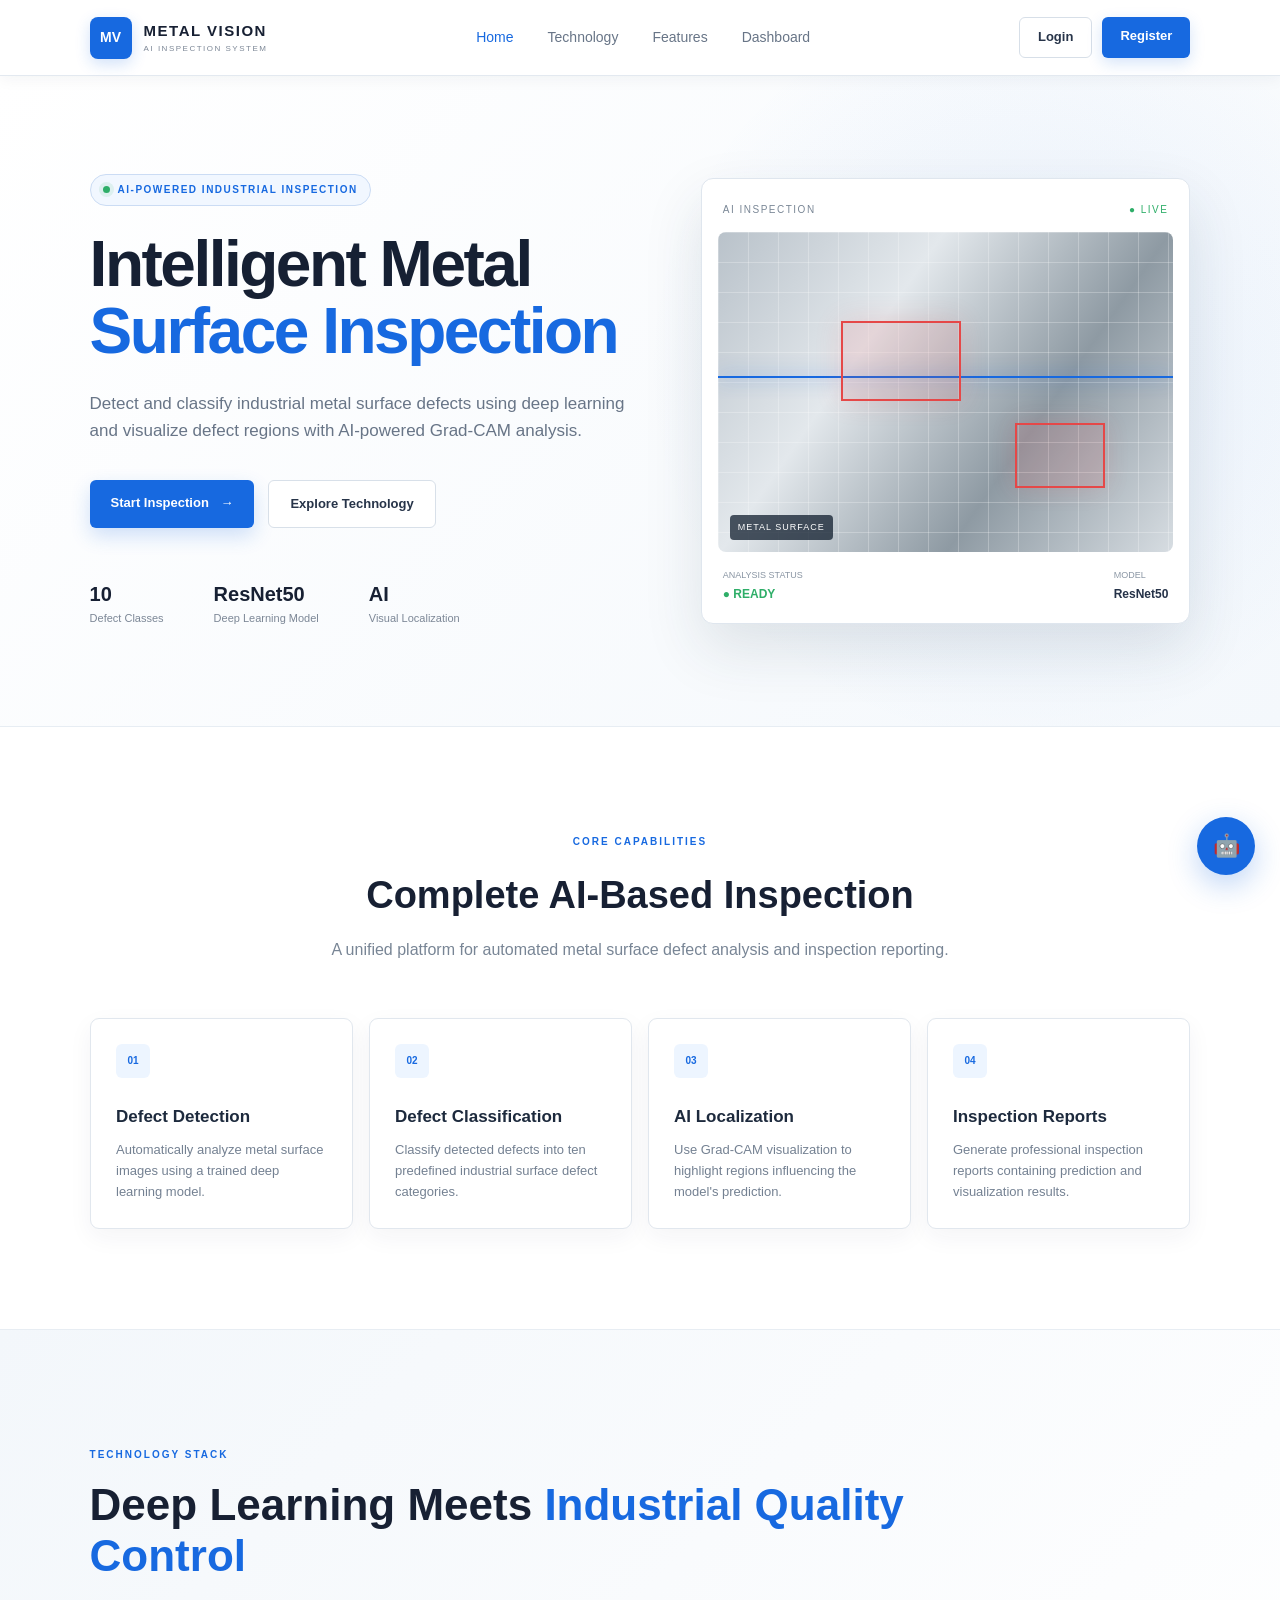
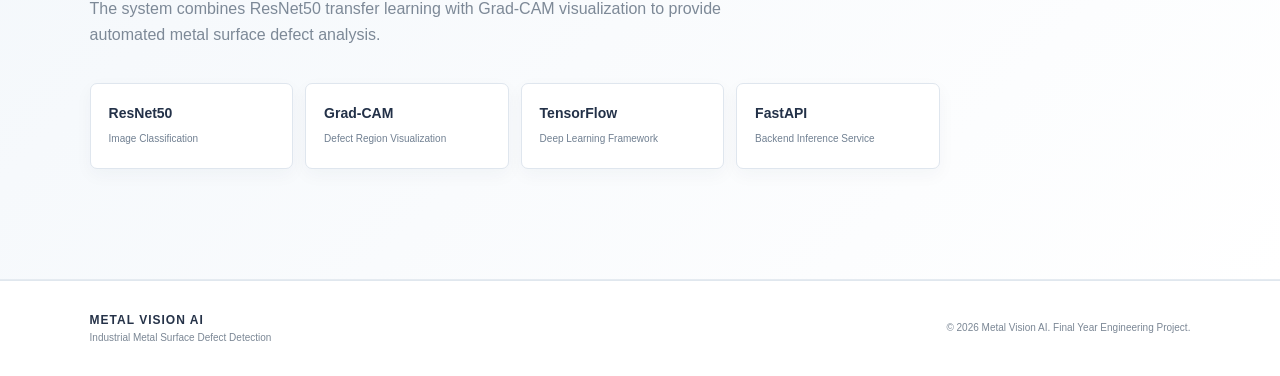
<file: Frontend/index.html>
<!DOCTYPE html>
<html lang="en">

<head>
    <meta charset="UTF-8">
    <meta name="viewport" content="width=device-width, initial-scale=1.0">

    <title>Metal Vision AI | Industrial Inspection</title>

    <link rel="stylesheet" href="css/style.css">
</head>

<body>

    <!-- ================= NAVIGATION ================= -->

    <header class="navbar">

        <!-- Logo -->
        <a href="index.html" class="logo">

            <div class="logo-icon">
                MV
            </div>

            <div class="logo-text">

                <span class="logo-main">
                    METAL VISION
                </span>

                <span class="logo-sub">
                    AI INSPECTION SYSTEM
                </span>

            </div>

        </a>


        <!-- Navigation Links -->

        <nav class="nav-links">

            <a href="index.html" class="active">
                Home
            </a>

            <a href="#technology">
                Technology
            </a>

            <a href="#features">
                Features
            </a>

            <!-- Dashboard Link -->

            <a href="dashboard.html">
                Dashboard
            </a>

        </nav>


        <!-- Authentication Buttons -->

        <div class="nav-buttons">

            <a href="login.html" class="btn-login">
                Login
            </a>

            <a href="register.html" class="btn-register">
                Register
            </a>

        </div>

    </header>



    <!-- ================= HERO SECTION ================= -->

    <main>

        <section class="hero">

            <div class="hero-content">


                <!-- Status -->

                <div class="status-badge">

                    <span class="status-dot"></span>

                    AI-POWERED INDUSTRIAL INSPECTION

                </div>



                <!-- Heading -->

                <h1>

                    Intelligent Metal

                    <span>
                        Surface Inspection
                    </span>

                </h1>



                <!-- Description -->

                <p class="hero-description">

                    Detect and classify industrial metal surface defects
                    using deep learning and visualize defect regions
                    with AI-powered Grad-CAM analysis.

                </p>



                <!-- Hero Buttons -->

                <div class="hero-buttons">


                    <!-- Start Inspection -->

                    <a href="login.html" class="btn-primary">

                        Start Inspection

                        <span>
                            →
                        </span>

                    </a>



                    <!-- Explore Technology -->

                    <a href="#technology" class="btn-secondary">

                        Explore Technology

                    </a>


                </div>



                <!-- Hero Statistics -->

                <div class="hero-stats">

                    <div>

                        <strong>
                            10
                        </strong>

                        <span>
                            Defect Classes
                        </span>

                    </div>


                    <div>

                        <strong>
                            ResNet50
                        </strong>

                        <span>
                            Deep Learning Model
                        </span>

                    </div>


                    <div>

                        <strong>
                            AI
                        </strong>

                        <span>
                            Visual Localization
                        </span>

                    </div>

                </div>

            </div>



            <!-- ================= HERO VISUAL ================= -->

            <div class="hero-visual">

                <div class="scanner-card">


                    <!-- Scanner Header -->

                    <div class="scanner-header">

                        <span>
                            AI INSPECTION
                        </span>

                        <span class="live-indicator">
                            ● LIVE
                        </span>

                    </div>



                    <!-- Metal Preview -->

                    <div class="metal-preview">

                        <div class="scan-grid"></div>

                        <div class="scan-line"></div>

                        <div class="defect-region region-one"></div>

                        <div class="defect-region region-two"></div>

                        <div class="image-label">
                            METAL SURFACE
                        </div>

                    </div>



                    <!-- Scanner Result -->

                    <div class="scanner-result">


                        <div>

                            <small>
                                ANALYSIS STATUS
                            </small>

                            <strong class="detected">
                                ● READY
                            </strong>

                        </div>


                        <div>

                            <small>
                                MODEL
                            </small>

                            <strong>
                                ResNet50
                            </strong>

                        </div>


                    </div>

                </div>

            </div>

        </section>



        <!-- ================= FEATURES ================= -->

        <section id="features" class="features-section">


            <div class="section-heading">

                <span>
                    CORE CAPABILITIES
                </span>

                <h2>
                    Complete AI-Based Inspection
                </h2>

                <p>

                    A unified platform for automated metal surface
                    defect analysis and inspection reporting.

                </p>

            </div>



            <div class="feature-grid">


                <!-- Feature 1 -->

                <div class="feature-card">

                    <div class="feature-icon">
                        01
                    </div>

                    <h3>
                        Defect Detection
                    </h3>

                    <p>

                        Automatically analyze metal surface images
                        using a trained deep learning model.

                    </p>

                </div>



                <!-- Feature 2 -->

                <div class="feature-card">

                    <div class="feature-icon">
                        02
                    </div>

                    <h3>
                        Defect Classification
                    </h3>

                    <p>

                        Classify detected defects into ten predefined
                        industrial surface defect categories.

                    </p>

                </div>



                <!-- Feature 3 -->

                <div class="feature-card">

                    <div class="feature-icon">
                        03
                    </div>

                    <h3>
                        AI Localization
                    </h3>

                    <p>

                        Use Grad-CAM visualization to highlight
                        regions influencing the model's prediction.

                    </p>

                </div>



                <!-- Feature 4 -->

                <div class="feature-card">

                    <div class="feature-icon">
                        04
                    </div>

                    <h3>
                        Inspection Reports
                    </h3>

                    <p>

                        Generate professional inspection reports
                        containing prediction and visualization results.

                    </p>

                </div>


            </div>

        </section>



        <!-- ================= TECHNOLOGY ================= -->

        <section id="technology" class="technology-section">

            <div class="technology-content">


                <span class="section-tag">
                    TECHNOLOGY STACK
                </span>


                <h2>

                    Deep Learning Meets

                    <span>
                        Industrial Quality Control
                    </span>

                </h2>


                <p>

                    The system combines ResNet50 transfer learning
                    with Grad-CAM visualization to provide automated
                    metal surface defect analysis.

                </p>



                <!-- Technology List -->

                <div class="tech-list">


                    <div>

                        <strong>
                            ResNet50
                        </strong>

                        <span>
                            Image Classification
                        </span>

                    </div>


                    <div>

                        <strong>
                            Grad-CAM
                        </strong>

                        <span>
                            Defect Region Visualization
                        </span>

                    </div>


                    <div>

                        <strong>
                            TensorFlow
                        </strong>

                        <span>
                            Deep Learning Framework
                        </span>

                    </div>


                    <div>

                        <strong>
                            FastAPI
                        </strong>

                        <span>
                            Backend Inference Service
                        </span>

                    </div>


                </div>

            </div>

        </section>

    </main>



    <!-- ================= FOOTER ================= -->

    <footer>


        <div>

            <strong>
                METAL VISION AI
            </strong>

            <span>
                Industrial Metal Surface Defect Detection
            </span>

        </div>


        <p>

            © 2026 Metal Vision AI.
            Final Year Engineering Project.

        </p>


    </footer>



    <!-- ================= CHATBOT ================= -->

    <button
        class="chatbot-button"
        id="chatbotButton"
        title="Open AI Assistant"
    >

        🤖

    </button>



    <div
        class="chatbot-window"
        id="chatbotWindow"
    >


        <!-- Chatbot Header -->

        <div class="chatbot-header">


            <div>

                <strong>
                    Metal Vision AI
                </strong>

                <span>
                    AI Inspection Assistant
                </span>

            </div>


            <button id="closeChatbot">
                ×
            </button>


        </div>



        <!-- Chat Messages -->

        <div class="chatbot-messages">


            <div class="bot-message">

                Hello! 👋<br><br>

                I'm your Metal Vision AI Assistant.

                Ask me about metal defects, ResNet50,
                Grad-CAM or the inspection system.

            </div>


        </div>



        <!-- Chat Input -->

        <div class="chatbot-input">


            <input
                type="text"
                id="chatbotInput"
                placeholder="Ask about metal inspection..."
            >


            <button id="sendChatbot">
                →
            </button>


        </div>


    </div>



    <!-- ================= JAVASCRIPT ================= -->

    <script src="js/main.js"></script>

    <script src="js/chatbot.js"></script>


</body>

</html>
</file>
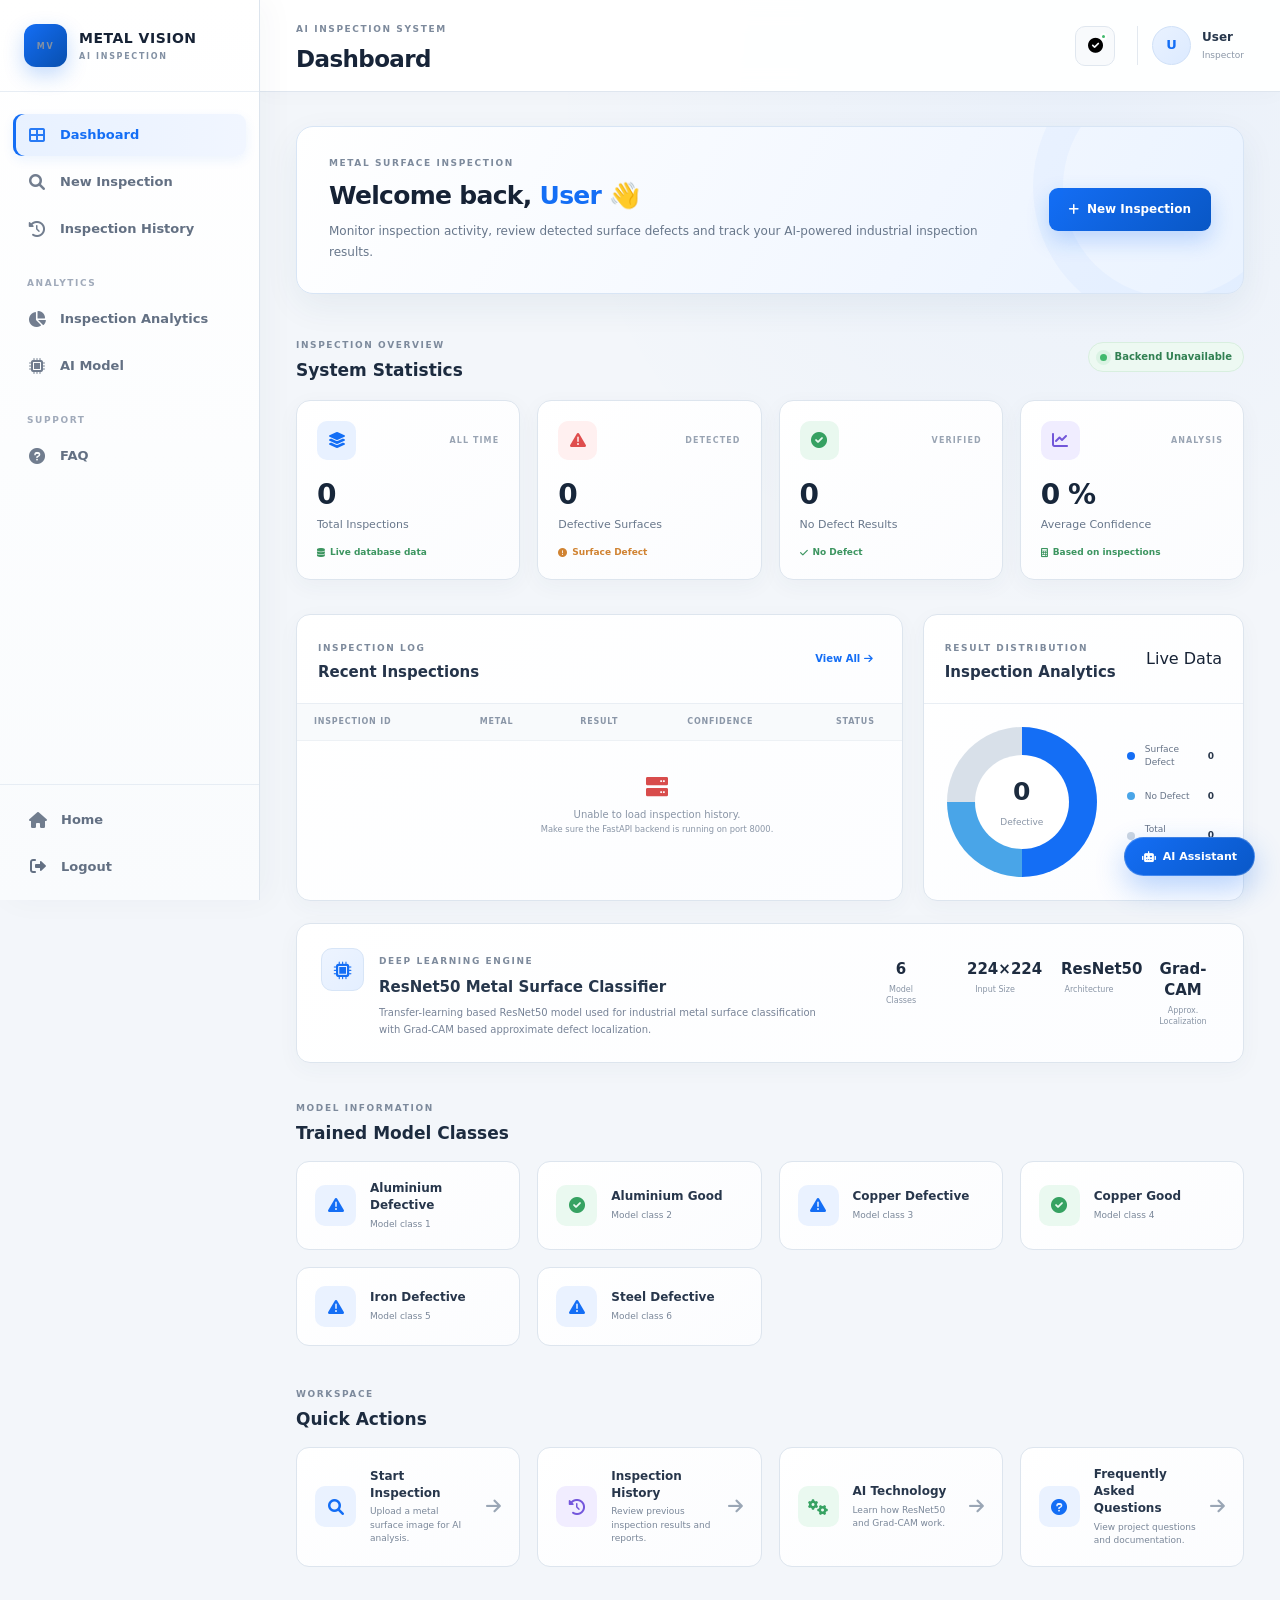
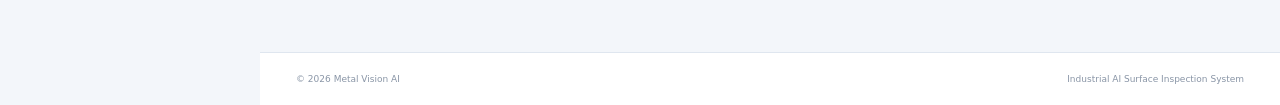
<file: Frontend/dashboard.html>
<!DOCTYPE html>
<html lang="en">

<head>
    <meta charset="UTF-8">
    <meta name="viewport" content="width=device-width, initial-scale=1.0">

    <title>Dashboard | Metal Vision AI</title>

    <link
        rel="stylesheet"
        href="https://cdnjs.cloudflare.com/ajax/libs/font-awesome/6.0.0-beta3/css/all.min.css"
    >

    <style>

        /* =========================================================
           METAL VISION AI — PROFESSIONAL INDUSTRIAL DASHBOARD
        ========================================================= */

        * {
            margin: 0;
            padding: 0;
            box-sizing: border-box;
        }

        html {
            scroll-behavior: smooth;
        }

        body.dashboard-page {
            background: #f3f6fa;
            background-image:
                radial-gradient(
                    circle at 85% 5%,
                    rgba(20, 110, 245, 0.045),
                    transparent 28%
                );

            color: #162235;

            font-family:
                'Inter',
                system-ui,
                -apple-system,
                BlinkMacSystemFont,
                'Segoe UI',
                Roboto,
                sans-serif;

            display: flex;
            min-height: 100vh;

            line-height: 1.4;
        }


        /* =========================================================
           SIDEBAR
        ========================================================= */

        .sidebar {
            position: fixed;

            left: 0;
            top: 0;

            width: 260px;
            height: 100vh;

            background:
                linear-gradient(
                    180deg,
                    #ffffff 0%,
                    #f9fbfd 100%
                );

            border-right: 1px solid #dce4ed;

            display: flex;
            flex-direction: column;

            z-index: 1000;

            box-shadow:
                8px 0 30px rgba(31, 54, 82, 0.035);

            transition: transform 0.25s ease;
        }


        .sidebar-logo {
            height: 92px;

            display: flex;
            align-items: center;

            gap: 12px;

            padding: 0 24px;

            border-bottom: 1px solid #e7edf4;

            text-decoration: none;

            color: inherit;

            transition: background 0.2s;
        }

        .sidebar-logo:hover {
            background: #f2f8ff;
        }


        .logo-mark {
            width: 43px;
            height: 43px;

            border-radius: 12px;

            display: flex;
            align-items: center;
            justify-content: center;

            background:
                linear-gradient(
                    135deg,
                    #146ef5,
                    #084fae
                );

            color: white;

            font-size: 13px;
            font-weight: 800;

            box-shadow:
                0 8px 20px rgba(20, 110, 245, 0.25);

            transition:
                box-shadow 0.2s,
                transform 0.2s;
        }

        .sidebar-logo:hover .logo-mark {
            box-shadow:
                0 12px 26px rgba(20, 110, 245, 0.35);

            transform: scale(1.02);
        }


        .sidebar-logo h2 {
            font-size: 14px;
            font-weight: 800;

            letter-spacing: 0.5px;

            margin: 0;
        }

        .sidebar-logo span {
            display: block;

            margin-top: 3px;

            font-size: 8px;
            font-weight: 700;

            letter-spacing: 1.7px;

            color: #8290a3;
        }


        /* =========================================================
           NAVIGATION
        ========================================================= */

        .sidebar-nav {
            padding: 22px 13px;

            flex: 1;

            overflow-y: auto;
        }


        .nav-item {
            position: relative;

            display: flex;
            align-items: center;

            gap: 13px;

            width: 100%;

            padding: 12px 14px;

            margin-bottom: 5px;

            border-radius: 9px;

            text-decoration: none;

            color: #637083;

            font-size: 13px;
            font-weight: 600;

            transition:
                background 0.2s,
                color 0.2s,
                transform 0.2s,
                box-shadow 0.2s;
        }

        .nav-item i {
            width: 20px;

            text-align: center;

            font-size: 16px;

            opacity: 0.9;
        }

        .nav-item:hover {
            background: #f0f5fb;

            color: #146ef5;

            transform: translateX(4px);

            box-shadow:
                0 4px 12px rgba(20, 110, 245, 0.08);
        }

        .nav-item.active {
            background:
                linear-gradient(
                    90deg,
                    #e8f1ff,
                    #f1f6ff
                );

            color: #146ef5;

            box-shadow:
                inset 3px 0 0 #146ef5,
                0 4px 12px rgba(20, 110, 245, 0.08);
        }


        .nav-section-title {
            padding: 21px 14px 9px;

            font-size: 9px;
            font-weight: 800;

            letter-spacing: 1.6px;

            color: #a0aaba;

            text-transform: uppercase;
        }


        /* =========================================================
           SIDEBAR BOTTOM
        ========================================================= */

        .sidebar-bottom {
            padding: 14px;

            border-top: 1px solid #e7edf4;
        }


        .logout-btn {
            width: 100%;

            display: flex;
            align-items: center;

            gap: 13px;

            border: none;

            background: transparent;

            padding: 12px 14px;

            border-radius: 9px;

            cursor: pointer;

            color: #637083;

            font-family: inherit;

            font-size: 13px;
            font-weight: 600;

            text-align: left;

            transition:
                background 0.2s,
                color 0.2s,
                transform 0.2s,
                box-shadow 0.2s;
        }

        .logout-btn i {
            width: 20px;

            text-align: center;

            font-size: 16px;
        }

        .logout-btn:hover {
            background: #fff0f0;

            color: #dc4d4d;

            transform: translateX(4px);

            box-shadow:
                0 4px 12px rgba(220, 77, 77, 0.12);
        }


        /* =========================================================
           MAIN AREA
        ========================================================= */

        .dashboard-main {
            margin-left: 260px;

            flex: 1;

            min-height: 100vh;

            display: flex;
            flex-direction: column;
        }


        /* =========================================================
           TOPBAR
        ========================================================= */

        .dashboard-topbar {
            height: 92px;

            background: rgba(255, 255, 255, 0.94);

            backdrop-filter: blur(14px);

            border-bottom: 1px solid #dfe6ef;

            padding: 0 36px;

            display: flex;
            align-items: center;
            justify-content: space-between;

            position: sticky;
            top: 0;

            z-index: 100;

            box-shadow:
                0 3px 20px rgba(35, 58, 84, 0.025);
        }


        .mobile-menu-btn {
            display: none;

            border: 1px solid #dce4ed;

            background: white;

            width: 40px;
            height: 40px;

            border-radius: 9px;

            cursor: pointer;

            font-size: 18px;

            transition:
                background 0.2s,
                box-shadow 0.2s,
                transform 0.2s;
        }

        .mobile-menu-btn:hover {
            background: #f0f5fb;

            box-shadow:
                0 6px 16px rgba(20, 110, 245, 0.12);

            transform: scale(1.02);
        }


        .topbar-title .page-label {
            font-size: 9px;

            font-weight: 800;

            letter-spacing: 1.6px;

            color: #7d8a9c;
        }


        .topbar-title h1 {
            margin: 5px 0 0;

            font-size: 23px;

            letter-spacing: -0.6px;

            color: #172438;
        }


        .topbar-actions {
            display: flex;
            align-items: center;

            gap: 22px;
        }


        .notification-btn {
            position: relative;

            border: 1px solid #e0e7ef;

            background: #f8fafc;

            width: 40px;
            height: 40px;

            border-radius: 10px;

            cursor: pointer;

            font-size: 15px;

            transition:
                background 0.2s,
                border-color 0.2s,
                transform 0.2s,
                box-shadow 0.2s;
        }

        .notification-btn:hover {
            background: #eef4fb;

            border-color: #cddaea;

            transform: translateY(-2px);

            box-shadow:
                0 8px 18px rgba(20, 110, 245, 0.15);
        }


        .notification-dot {
            position: absolute;

            right: 7px;
            top: 6px;

            width: 7px;
            height: 7px;

            background: #41b96d;

            border-radius: 50%;

            border: 2px solid white;
        }


        .user-profile {
            display: flex;
            align-items: center;

            gap: 11px;

            padding-left: 14px;

            border-left: 1px solid #e3e9f0;
        }


        .user-avatar {
            width: 39px;
            height: 39px;

            border-radius: 50%;

            display: flex;
            align-items: center;
            justify-content: center;

            background:
                linear-gradient(
                    135deg,
                    #e9f2ff,
                    #dceaff
                );

            border: 1px solid #cfe0f7;

            color: #146ef5;

            font-weight: 800;

            font-size: 13px;

            cursor: pointer;
        }


        .user-info strong {
            display: block;

            font-size: 12px;

            color: #26364b;
        }

        .user-info span {
            display: block;

            margin-top: 3px;

            font-size: 9px;

            color: #8b97a7;
        }


        /* =========================================================
           CONTENT
        ========================================================= */

        .dashboard-content {
            width: 100%;

            max-width: 1540px;

            margin: 0 auto;

            padding: 34px 36px 50px;
        }


        /* =========================================================
           WELCOME BANNER
        ========================================================= */

        .welcome-banner {
            position: relative;

            overflow: hidden;

            display: flex;
            align-items: center;
            justify-content: space-between;

            padding: 30px 32px;

            border-radius: 17px;

            background:
                linear-gradient(
                    120deg,
                    #ffffff 0%,
                    #f2f7ff 65%,
                    #eaf3ff 100%
                );

            border: 1px solid #d8e5f5;

            box-shadow:
                0 12px 35px rgba(37, 72, 112, 0.065);

            margin-bottom: 38px;
        }


        .welcome-banner::after {
            content: "";

            position: absolute;

            right: -70px;
            top: -80px;

            width: 220px;
            height: 220px;

            border-radius: 50%;

            border: 30px solid rgba(20, 110, 245, 0.035);

            pointer-events: none;
        }


        .welcome-text {
            position: relative;

            z-index: 2;
        }


        .welcome-label {
            display: block;

            font-size: 9px;

            font-weight: 800;

            letter-spacing: 1.6px;

            color: #7d8a9c;
        }


        .welcome-text h2 {
            margin: 8px 0;

            font-size: 25px;

            letter-spacing: -0.7px;
        }


        .welcome-text h2 span {
            color: #146ef5;
        }


        .welcome-text p {
            margin: 0;

            max-width: 680px;

            color: #68778b;

            font-size: 12px;

            line-height: 1.75;
        }


        .primary-dashboard-btn {
            display: inline-flex;

            align-items: center;

            gap: 8px;

            padding: 13px 20px;

            border-radius: 9px;

            background:
                linear-gradient(
                    135deg,
                    #146ef5,
                    #0957c5
                );

            color: white;

            text-decoration: none;

            font-size: 12px;

            font-weight: 700;

            box-shadow:
                0 9px 22px rgba(20, 110, 245, 0.24);

            transition:
                transform 0.2s,
                box-shadow 0.2s;
        }

        .primary-dashboard-btn:hover {
            transform: translateY(-3px);

            box-shadow:
                0 14px 32px rgba(20, 110, 245, 0.38);
        }


        /* =========================================================
           SECTION HEADER
        ========================================================= */

        .dashboard-section-header {
            display: flex;

            align-items: center;
            justify-content: space-between;

            margin-bottom: 17px;
        }


        .section-label {
            font-size: 9px;

            font-weight: 800;

            letter-spacing: 1.6px;

            color: #7d8a9c;
        }


        .dashboard-section-header h2 {
            margin: 5px 0 0;

            font-size: 17px;

            color: #1c2b3f;
        }


        .live-status {
            display: flex;

            align-items: center;

            gap: 8px;

            font-size: 10px;

            font-weight: 700;

            color: #318052;

            background: #edf9f2;

            border: 1px solid #d8efdf;

            padding: 7px 11px;

            border-radius: 20px;
        }


        .live-dot {
            width: 7px;
            height: 7px;

            border-radius: 50%;

            background: #41b96d;

            box-shadow:
                0 0 0 4px rgba(65, 185, 109, 0.10);
        }


        /* =========================================================
           STAT CARDS
        ========================================================= */

        .stats-grid {
            display: grid;

            grid-template-columns:
                repeat(4, minmax(0, 1fr));

            gap: 17px;

            margin-bottom: 34px;
        }


        .stat-card {
            position: relative;

            overflow: hidden;

            background:
                linear-gradient(
                    145deg,
                    #ffffff,
                    #fbfcfe
                );

            border: 1px solid #dde5ee;

            border-radius: 14px;

            padding: 20px;

            box-shadow:
                0 6px 22px rgba(40, 65, 95, 0.045);

            transition:
                transform 0.25s,
                box-shadow 0.25s,
                border-color 0.25s;
        }


        .stat-card:hover {
            transform: translateY(-5px);

            border-color: #b8d0f0;

            box-shadow:
                0 18px 40px rgba(20, 110, 245, 0.14);
        }


        .stat-card-top {
            display: flex;

            justify-content: space-between;
            align-items: center;

            margin-bottom: 15px;
        }


        .stat-icon {
            width: 39px;
            height: 39px;

            border-radius: 10px;

            display: flex;

            align-items: center;
            justify-content: center;

            font-weight: 800;
        }


        .stat-icon.blue {
            background: #e8f1ff;
            color: #146ef5;
        }

        .stat-icon.red {
            background: #fff0f0;
            color: #df4d4d;
        }

        .stat-icon.green {
            background: #e9f8ef;
            color: #36a162;
        }

        .stat-icon.purple {
            background: #f0edff;
            color: #7257d9;
        }


        .stat-period {
            font-size: 8px;

            font-weight: 800;

            letter-spacing: 1.1px;

            color: #99a4b3;
        }


        .stat-value {
            font-size: 28px;

            font-weight: 800;

            letter-spacing: -1px;

            margin-bottom: 3px;

            color: #17263a;
        }


        .stat-label {
            font-size: 11px;

            color: #68778b;
        }


        .stat-footer {
            display: flex;

            align-items: center;

            gap: 5px;

            margin-top: 14px;

            font-size: 9px;

            font-weight: 600;
        }


        .stat-footer.positive {
            color: #3c9560;
        }

        .stat-footer.warning {
            color: #d08332;
        }


        /* =========================================================
           DASHBOARD GRID
        ========================================================= */

        .dashboard-grid {
            display: grid;

            grid-template-columns:
                minmax(0, 1.7fr)
                minmax(310px, 0.9fr);

            gap: 20px;

            margin-bottom: 22px;
        }


        .dashboard-card {
            background:
                linear-gradient(
                    145deg,
                    #ffffff,
                    #fcfdff
                );

            border: 1px solid #dde5ee;

            border-radius: 14px;

            box-shadow:
                0 6px 22px rgba(40, 65, 95, 0.04);

            transition:
                box-shadow 0.25s,
                border-color 0.25s;
        }


        .dashboard-card:hover {
            border-color: #c8daf0;

            box-shadow:
                0 12px 30px rgba(20, 110, 245, 0.10);
        }


        .card-header {
            display: flex;

            align-items: center;
            justify-content: space-between;

            padding: 20px 21px;

            border-bottom: 1px solid #e9eef4;
        }


        .card-header h3 {
            margin: 5px 0 0;

            font-size: 15px;

            color: #25344a;
        }


        .view-all-btn {
            font-size: 10px;

            font-weight: 700;

            color: #146ef5;

            text-decoration: none;

            padding: 6px 8px;

            border-radius: 6px;
        }


        .view-all-btn:hover {
            background: #edf4ff;
        }


        /* =========================================================
           TABLE
        ========================================================= */

        .recent-card {
            overflow: hidden;
        }


        .table-wrapper {
            width: 100%;

            overflow-x: auto;
        }


        .inspection-table {
            width: 100%;

            border-collapse: collapse;

            min-width: 720px;
        }


        .inspection-table th {
            text-align: left;

            padding: 12px 17px;

            font-size: 8px;

            font-weight: 800;

            color: #8a96a7;

            letter-spacing: 0.8px;

            text-transform: uppercase;

            background: #f8fafc;
        }


        .inspection-table td {
            padding: 14px 17px;

            border-top: 1px solid #edf1f5;

            font-size: 10px;

            color: #677487;
        }


        .inspection-table tbody tr:hover {
            background: #f8fbff;

            box-shadow:
                inset 3px 0 0 #146ef5;
        }


        .inspection-table td strong {
            color: #243248;

            font-size: 10px;
        }


        .defect-name {
            color: #35435a;

            font-weight: 600;
        }


        .confidence-cell {
            display: flex;

            align-items: center;

            gap: 8px;
        }


        .confidence-bar {
            width: 58px;
            height: 5px;

            background: #e8edf3;

            border-radius: 10px;

            overflow: hidden;
        }


        .confidence-bar span {
            display: block;

            height: 100%;

            background:
                linear-gradient(
                    90deg,
                    #4c9aff,
                    #146ef5
                );

            border-radius: inherit;
        }


        .confidence-text {
            font-size: 9px;

            font-weight: 700;

            color: #536176;
        }


        .status-badge {
            display: inline-flex;

            padding: 5px 8px;

            border-radius: 20px;

            font-size: 8px;

            font-weight: 800;
        }


        .status-badge.defective {
            color: #d84c4c;

            background: #fff0f0;

            border: 1px solid #f8dada;
        }


        .status-badge.normal {
            color: #34955c;

            background: #eaf9f0;

            border: 1px solid #d6efdf;
        }


        .empty-table {
            text-align: center;

            padding: 35px !important;

            color: #8995a6 !important;
        }


        /* =========================================================
           ANALYTICS
        ========================================================= */

        .analytics-content {
            padding: 23px;

            display: flex;

            align-items: center;

            gap: 24px;
        }


        .donut-chart {
            width: 150px;
            height: 150px;

            flex-shrink: 0;

            border-radius: 50%;

            background:
                conic-gradient(
                    #146ef5 0 50%,
                    #49a5e8 50% 75%,
                    #d8e0e9 75% 100%
                );

            display: flex;

            align-items: center;
            justify-content: center;

            position: relative;

            transition: transform 0.3s;
        }


        .donut-chart::after {
            content: "";

            width: 94px;
            height: 94px;

            background: #ffffff;

            border-radius: 50%;

            position: absolute;
        }


        .donut-center {
            position: relative;

            z-index: 2;

            text-align: center;
        }


        .donut-center strong {
            display: block;

            font-size: 25px;

            font-weight: 800;

            color: #1c2b3e;
        }


        .donut-center span {
            font-size: 9px;

            color: #8995a6;
        }


        .analytics-legend {
            flex: 1;
        }


        .legend-item {
            display: grid;

            grid-template-columns:
                10px 1fr auto;

            gap: 8px;

            align-items: center;

            margin-bottom: 13px;

            font-size: 9px;

            color: #667387;

            padding: 4px 6px;

            border-radius: 6px;
        }


        .legend-item strong {
            color: #28364a;
        }


        .legend-color {
            width: 8px;
            height: 8px;

            border-radius: 50%;
        }


        .color-defective {
            background: #146ef5;
        }

        .color-good {
            background: #49a5e8;
        }

        .color-other {
            background: #cbd5e1;
        }


        /* =========================================================
           MODEL CARD
        ========================================================= */

        .model-card {
            padding: 24px;

            display: flex;

            justify-content: space-between;

            align-items: center;

            gap: 30px;

            margin-bottom: 32px;
        }


        .model-info {
            display: flex;

            align-items: flex-start;

            gap: 15px;

            max-width: 650px;
        }


        .model-icon {
            width: 43px;
            height: 43px;

            flex-shrink: 0;

            border-radius: 11px;

            background:
                linear-gradient(
                    135deg,
                    #edf4ff,
                    #e4efff
                );

            color: #146ef5;

            display: flex;

            align-items: center;
            justify-content: center;

            font-size: 18px;

            border: 1px solid #d7e5f7;
        }


        .model-info h3 {
            margin: 6px 0;

            font-size: 15px;

            color: #26364b;
        }


        .model-info p {
            margin: 0;

            font-size: 10px;

            line-height: 1.7;

            color: #778397;
        }


        .model-metrics {
            display: grid;

            grid-template-columns:
                repeat(4, 1fr);

            gap: 22px;

            text-align: center;
        }


        .model-metrics div {
            min-width: 72px;

            padding: 6px 8px;

            border-radius: 10px;
        }


        .model-metrics strong {
            display: block;

            font-size: 15px;

            color: #1e2c40;
        }


        .model-metrics span {
            display: block;

            margin-top: 4px;

            font-size: 8px;

            color: #8995a6;
        }


        /* =========================================================
           QUICK ACTIONS
        ========================================================= */

        .quick-header {
            margin-bottom: 15px;
        }


        .quick-actions {
            display: grid;

            grid-template-columns:
                repeat(4, 1fr);

            gap: 17px;

            margin-bottom: 35px;
        }


        .quick-action-card {
            position: relative;

            display: flex;

            align-items: center;

            gap: 14px;

            padding: 18px;

            background:
                linear-gradient(
                    145deg,
                    #ffffff,
                    #fbfcfe
                );

            border: 1px solid #dde5ee;

            border-radius: 13px;

            text-decoration: none;

            color: inherit;

            transition:
                transform 0.25s,
                box-shadow 0.25s,
                border-color 0.25s;
        }


        .quick-action-card:hover {
            transform: translateY(-5px);

            border-color: #b8d0f0;

            box-shadow:
                0 18px 40px rgba(20, 110, 245, 0.16);
        }


        .quick-icon {
            width: 41px;
            height: 41px;

            flex-shrink: 0;

            border-radius: 10px;

            display: flex;

            align-items: center;
            justify-content: center;

            font-weight: 800;
        }


        .quick-icon.blue {
            background: #eaf2ff;
            color: #146ef5;
        }

        .quick-icon.purple {
            background: #f1edff;
            color: #7457dc;
        }

        .quick-icon.green {
            background: #eaf9f0;
            color: #36a262;
        }


        .quick-action-card h3 {
            margin: 0 0 4px;

            font-size: 12px;

            color: #27364b;
        }


        .quick-action-card p {
            margin: 0;

            font-size: 9px;

            color: #7a8799;

            line-height: 1.5;
        }


        .quick-arrow {
            margin-left: auto;

            color: #9aa6b5;

            font-size: 17px;
        }


        /* =========================================================
           FOOTER
        ========================================================= */

        .dashboard-footer {
            padding: 20px 36px;

            border-top: 1px solid #dfe6ef;

            background: #ffffff;

            display: flex;

            justify-content: space-between;

            font-size: 9px;

            color: #8995a6;
        }


        /* =========================================================
           AI ASSISTANT
        ========================================================= */

        .dashboard-ai-btn {
            position: fixed;

            right: 25px;

            bottom: 24px;

            border: 1px solid rgba(255, 255, 255, 0.2);

            background:
                linear-gradient(
                    135deg,
                    #146ef5,
                    #0958c8
                );

            color: white;

            padding: 12px 17px;

            border-radius: 25px;

            display: flex;

            align-items: center;

            gap: 7px;

            font-family: inherit;

            font-size: 11px;

            font-weight: 700;

            cursor: pointer;

            box-shadow:
                0 12px 30px rgba(20, 110, 245, 0.30);

            z-index: 1500;
        }


        .dashboard-chatbot {
            position: fixed;

            right: 25px;

            bottom: 80px;

            width: 340px;

            background: white;

            border-radius: 16px;

            border: 1px solid #dbe4ee;

            box-shadow:
                0 22px 60px rgba(25, 50, 80, 0.18);

            overflow: hidden;

            display: none;

            z-index: 1600;
        }


        .dashboard-chatbot.open {
            display: block;
        }


        .chatbot-header {
            background:
                linear-gradient(
                    135deg,
                    #146ef5,
                    #0958c8
                );

            color: white;

            padding: 15px 17px;

            display: flex;

            align-items: center;

            justify-content: space-between;
        }


        .chatbot-header strong {
            display: block;

            font-size: 12px;
        }


        .chatbot-header span {
            display: block;

            margin-top: 3px;

            font-size: 8px;

            opacity: 0.85;
        }


        .chatbot-header button {
            border: none;

            background: rgba(255, 255, 255, 0.10);

            color: white;

            width: 28px;
            height: 28px;

            border-radius: 7px;

            font-size: 19px;

            cursor: pointer;
        }


        .chatbot-body {
            height: 270px;

            overflow-y: auto;

            padding: 15px;

            background: #f6f9fc;
        }


        .chat-message {
            max-width: 85%;

            padding: 9px 11px;

            border-radius: 10px;

            font-size: 10px;

            line-height: 1.6;

            margin-bottom: 10px;
        }


        .chat-message.bot {
            background: white;

            border: 1px solid #e1e8ef;

            color: #59677a;
        }


        .chat-message.user {
            margin-left: auto;

            background: #eaf2ff;

            border: 1px solid #d4e4fa;

            color: #31557e;
        }


        .chatbot-input {
            display: flex;

            padding: 10px;

            border-top: 1px solid #e1e7ee;

            background: white;
        }


        .chatbot-input input {
            flex: 1;

            border: 1px solid #e1e7ee;

            border-radius: 8px;

            outline: none;

            font-family: inherit;

            font-size: 10px;

            padding: 8px 10px;
        }


        .chatbot-input button {
            width: 34px;

            height: 34px;

            margin-left: 6px;

            border: none;

            border-radius: 8px;

            background: #146ef5;

            color: white;

            cursor: pointer;
        }


        /* =========================================================
           RESPONSIVE
        ========================================================= */

        @media (max-width: 1150px) {

            .sidebar {
                width: 220px;
            }

            .dashboard-main {
                margin-left: 220px;
            }

            .stats-grid {
                grid-template-columns:
                    repeat(2, 1fr);
            }

            .dashboard-grid {
                grid-template-columns: 1fr;
            }

            .model-card {
                flex-direction: column;

                align-items: flex-start;
            }

            .model-metrics {
                width: 100%;
            }

            .quick-actions {
                grid-template-columns:
                    repeat(2, 1fr);
            }
        }


        @media (max-width: 800px) {

            .sidebar {
                transform: translateX(-100%);
            }

            .sidebar.mobile-open {
                transform: translateX(0);
            }

            .dashboard-main {
                margin-left: 0;
            }

            .dashboard-topbar {
                padding: 0 20px;
            }

            .mobile-menu-btn {
                display: block;
            }

            .topbar-title {
                margin-right: auto;
            }

            .user-info {
                display: none;
            }

            .user-profile {
                border-left: none;

                padding-left: 0;
            }

            .dashboard-content {
                padding: 24px 18px 40px;
            }

            .welcome-banner {
                flex-direction: column;

                align-items: flex-start;

                gap: 20px;
            }

            .dashboard-footer {
                padding: 18px;

                flex-direction: column;

                gap: 5px;
            }
        }


        @media (max-width: 550px) {

            .stats-grid {
                grid-template-columns: 1fr;
            }

            .dashboard-section-header {
                align-items: flex-start;

                gap: 10px;

                flex-direction: column;
            }

            .analytics-content {
                flex-direction: column;
            }

            .model-metrics {
                grid-template-columns:
                    repeat(2, 1fr);

                row-gap: 18px;
            }

            .dashboard-chatbot {
                left: 15px;

                right: 15px;

                width: auto;
            }

            .dashboard-ai-btn {
                right: 15px;

                bottom: 15px;
            }

            .welcome-text h2 {
                font-size: 21px;
            }

            .quick-actions {
                grid-template-columns: 1fr;
            }
        }


        /* =========================================================
           LOADING
        ========================================================= */

        .loading-row {
            text-align: center;

            padding: 30px !important;

            color: #8995a6 !important;
        }


        .loading-spinner {
            display: inline-block;

            width: 18px;
            height: 18px;

            border: 2px solid #dce8f8;

            border-top-color: #146ef5;

            border-radius: 50%;

            animation: spin 0.8s linear infinite;

            vertical-align: middle;

            margin-right: 8px;
        }


        @keyframes spin {

            to {
                transform: rotate(360deg);
            }

        }


        .error-message {
            color: #d84c4c;

            background: #fff4f4;

            border: 1px solid #f3d5d5;

            border-radius: 8px;

            padding: 12px;

            margin-top: 10px;

            font-size: 10px;
        }

    </style>
</head>


<body class="dashboard-page">


    <!-- =========================================================
         SIDEBAR
    ========================================================= -->

    <aside class="sidebar" id="sidebar">

        <a href="index.html" class="sidebar-logo">

            <div class="logo-mark">
                <span>MV</span>
            </div>

            <div>
                <h2>METAL VISION</h2>
                <span>AI INSPECTION</span>
            </div>

        </a>


        <nav class="sidebar-nav">

            <a href="dashboard.html" class="nav-item active">
                <i class="fas fa-th-large"></i>
                <span>Dashboard</span>
            </a>


            <a href="inspection.html" class="nav-item">
                <i class="fas fa-search"></i>
                <span>New Inspection</span>
            </a>


            <a href="history.html" class="nav-item">
                <i class="fas fa-history"></i>
                <span>Inspection History</span>
            </a>


            <div class="nav-section-title">
                Analytics
            </div>


            <a href="#analytics" class="nav-item">
                <i class="fas fa-chart-pie"></i>
                <span>Inspection Analytics</span>
            </a>


            <a href="#model" class="nav-item">
                <i class="fas fa-microchip"></i>
                <span>AI Model</span>
            </a>


            <div class="nav-section-title">
                Support
            </div>


            <a href="faq.html" class="nav-item">
                <i class="fas fa-question-circle"></i>
                <span>FAQ</span>
            </a>

        </nav>


        <div class="sidebar-bottom">

            <a href="index.html" class="nav-item">
                <i class="fas fa-home"></i>
                <span>Home</span>
            </a>


            <button
                class="logout-btn"
                id="logoutBtn"
                type="button"
            >
                <i class="fas fa-sign-out-alt"></i>
                <span>Logout</span>
            </button>

        </div>

    </aside>



    <!-- =========================================================
         MAIN
    ========================================================= -->

    <main class="dashboard-main">


        <!-- TOPBAR -->

        <header class="dashboard-topbar">

            <button
                class="mobile-menu-btn"
                id="mobileMenuBtn"
                type="button"
            >
                <i class="fas fa-bars"></i>
            </button>


            <div class="topbar-title">

                <span class="page-label">
                    AI INSPECTION SYSTEM
                </span>

                <h1>
                    Dashboard
                </h1>

            </div>


            <div class="topbar-actions">

                <button
                    class="notification-btn"
                    title="System Status"
                    type="button"
                    id="systemStatusBtn"
                >
                    <i class="fas fa-circle-check"></i>

                    <span class="notification-dot"></span>
                </button>


                <div class="user-profile">

                    <div
                        class="user-avatar"
                        id="userAvatar"
                    >
                        U
                    </div>


                    <div class="user-info">

                        <strong id="dashboardUserName">
                            User
                        </strong>

                        <span>
                            Inspector
                        </span>

                    </div>

                </div>

            </div>

        </header>



        <!-- =====================================================
             CONTENT
        ===================================================== -->

        <section class="dashboard-content">


            <!-- WELCOME -->

            <div class="welcome-banner">

                <div class="welcome-text">

                    <span class="welcome-label">
                        METAL SURFACE INSPECTION
                    </span>


                    <h2>
                        Welcome back,
                        <span id="welcomeUserName">
                            User
                        </span>
                        👋
                    </h2>


                    <p>
                        Monitor inspection activity, review detected
                        surface defects and track your AI-powered
                        industrial inspection results.
                    </p>

                </div>


                <div class="welcome-action">

                    <a
                        href="inspection.html"
                        class="primary-dashboard-btn"
                    >
                        <i class="fas fa-plus"></i>
                        New Inspection
                    </a>

                </div>

            </div>



            <!-- =================================================
                 OVERVIEW
            ================================================= -->

            <div class="dashboard-section-header">

                <div>

                    <span class="section-label">
                        INSPECTION OVERVIEW
                    </span>

                    <h2>
                        System Statistics
                    </h2>

                </div>


                <span class="live-status">

                    <span class="live-dot"></span>

                    <span id="systemStatusText">
                        System Online
                    </span>

                </span>

            </div>



            <!-- =================================================
                 KPI CARDS
            ================================================= -->

            <div class="stats-grid">


                <!-- TOTAL -->

                <div class="stat-card">

                    <div class="stat-card-top">

                        <div class="stat-icon blue">
                            <i class="fas fa-layer-group"></i>
                        </div>

                        <span class="stat-period">
                            ALL TIME
                        </span>

                    </div>


                    <div
                        class="stat-value"
                        id="totalInspections"
                    >
                        0
                    </div>


                    <div class="stat-label">
                        Total Inspections
                    </div>


                    <div class="stat-footer positive">

                        <i class="fas fa-database"></i>

                        Live database data

                    </div>

                </div>



                <!-- DEFECTIVE -->

                <div class="stat-card">

                    <div class="stat-card-top">

                        <div class="stat-icon red">
                            <i class="fas fa-exclamation-triangle"></i>
                        </div>

                        <span class="stat-period">
                            DETECTED
                        </span>

                    </div>


                    <div
                        class="stat-value"
                        id="defectiveInspections"
                    >
                        0
                    </div>


                    <div class="stat-label">
                        Defective Surfaces
                    </div>


                    <div class="stat-footer warning">

                        <i class="fas fa-exclamation-circle"></i>

                        Surface Defect

                    </div>

                </div>



                <!-- GOOD -->

                <div class="stat-card">

                    <div class="stat-card-top">

                        <div class="stat-icon green">
                            <i class="fas fa-check-circle"></i>
                        </div>

                        <span class="stat-period">
                            VERIFIED
                        </span>

                    </div>


                    <div
                        class="stat-value"
                        id="goodInspections"
                    >
                        0
                    </div>


                    <div class="stat-label">
                        No Defect Results
                    </div>


                    <div class="stat-footer positive">

                        <i class="fas fa-check"></i>

                        No Defect

                    </div>

                </div>



                <!-- CONFIDENCE -->

                <div class="stat-card">

                    <div class="stat-card-top">

                        <div class="stat-icon purple">
                            <i class="fas fa-chart-line"></i>
                        </div>

                        <span class="stat-period">
                            ANALYSIS
                        </span>

                    </div>


                    <div class="stat-value">

                        <span id="avgConfidence">
                            0
                        </span>%

                    </div>


                    <div class="stat-label">
                        Average Confidence
                    </div>


                    <div class="stat-footer positive">

                        <i class="fas fa-calculator"></i>

                        Based on inspections

                    </div>

                </div>

            </div>



            <!-- =================================================
                 RECENT + ANALYTICS
            ================================================= -->

            <div class="dashboard-grid">


                <!-- RECENT INSPECTIONS -->

                <div class="dashboard-card recent-card">

                    <div class="card-header">

                        <div>

                            <span class="section-label">
                                INSPECTION LOG
                            </span>

                            <h3>
                                Recent Inspections
                            </h3>

                        </div>


                        <a
                            href="history.html"
                            class="view-all-btn"
                        >
                            View All
                            <i class="fas fa-arrow-right"></i>
                        </a>

                    </div>


                    <div class="table-wrapper">

                        <table class="inspection-table">

                            <thead>

                                <tr>

                                    <th>
                                        Inspection ID
                                    </th>

                                    <th>
                                        Metal
                                    </th>

                                    <th>
                                        Result
                                    </th>

                                    <th>
                                        Confidence
                                    </th>

                                    <th>
                                        Status
                                    </th>

                                    <th>
                                        Date
                                    </th>

                                </tr>

                            </thead>


                            <tbody id="recentInspectionTable">

                                <tr>

                                    <td
                                        colspan="6"
                                        class="loading-row"
                                    >

                                        <span class="loading-spinner"></span>

                                        Loading inspections...

                                    </td>

                                </tr>

                            </tbody>

                        </table>

                    </div>

                </div>



                <!-- ANALYTICS -->

                <div
                    class="dashboard-card analytics-card"
                    id="analytics"
                >

                    <div class="card-header">

                        <div>

                            <span class="section-label">
                                RESULT DISTRIBUTION
                            </span>

                            <h3>
                                Inspection Analytics
                            </h3>

                        </div>

                        <span class="analytics-period">
                            Live Data
                        </span>

                    </div>


                    <div class="analytics-content">


                        <div
                            class="donut-chart"
                            id="donutChart"
                        >

                            <div class="donut-center">

                                <strong id="defectCount">
                                    0
                                </strong>

                                <span>
                                    Defective
                                </span>

                            </div>

                        </div>


                        <div class="analytics-legend">


                            <div class="legend-item">

                                <span
                                    class="legend-color color-defective"
                                ></span>

                                <span>
                                    Surface Defect
                                </span>

                                <strong id="legendDefective">
                                    0
                                </strong>

                            </div>


                            <div class="legend-item">

                                <span
                                    class="legend-color color-good"
                                ></span>

                                <span>
                                    No Defect
                                </span>

                                <strong id="legendGood">
                                    0
                                </strong>

                            </div>


                            <div class="legend-item">

                                <span
                                    class="legend-color color-other"
                                ></span>

                                <span>
                                    Total Inspections
                                </span>

                                <strong id="legendTotal">
                                    0
                                </strong>

                            </div>

                        </div>

                    </div>

                </div>

            </div>



            <!-- =================================================
                 AI MODEL
            ================================================= -->

            <div
                class="dashboard-card model-card"
                id="model"
            >

                <div class="model-info">

                    <div class="model-icon">

                        <i class="fas fa-microchip"></i>

                    </div>


                    <div>

                        <span class="section-label">
                            DEEP LEARNING ENGINE
                        </span>


                        <h3 id="modelName">
                            ResNet50 Metal Surface Classifier
                        </h3>


                        <p id="modelDescription">
                            Transfer-learning based ResNet50 model
                            used for industrial metal surface
                            classification with Grad-CAM based
                            approximate defect localization.
                        </p>

                    </div>

                </div>


                <div class="model-metrics">


                    <div>

                        <strong id="modelClassCount">
                            6
                        </strong>

                        <span>
                            Model Classes
                        </span>

                    </div>


                    <div>

                        <strong>
                            224×224
                        </strong>

                        <span>
                            Input Size
                        </span>

                    </div>


                    <div>

                        <strong>
                            ResNet50
                        </strong>

                        <span>
                            Architecture
                        </span>

                    </div>


                    <div>

                        <strong>
                            Grad-CAM
                        </strong>

                        <span>
                            Approx. Localization
                        </span>

                    </div>

                </div>

            </div>



            <!-- =================================================
                 MODEL CLASSES
            ================================================= -->

            <div class="dashboard-section-header quick-header">

                <div>

                    <span class="section-label">
                        MODEL INFORMATION
                    </span>

                    <h2>
                        Trained Model Classes
                    </h2>

                </div>

            </div>


            <div
                class="quick-actions"
                id="modelClassesContainer"
            >

                <!-- Filled dynamically -->

                <div class="quick-action-card">

                    <div class="quick-icon blue">
                        <i class="fas fa-cube"></i>
                    </div>

                    <div>

                        <h3>
                            Loading model classes...
                        </h3>

                        <p>
                            Reading class information from backend.
                        </p>

                    </div>

                </div>

            </div>



            <!-- =================================================
                 QUICK ACTIONS
            ================================================= -->

            <div class="dashboard-section-header quick-header">

                <div>

                    <span class="section-label">
                        WORKSPACE
                    </span>

                    <h2>
                        Quick Actions
                    </h2>

                </div>

            </div>


            <div class="quick-actions">


                <a
                    href="inspection.html"
                    class="quick-action-card"
                >

                    <div class="quick-icon blue">

                        <i class="fas fa-search"></i>

                    </div>


                    <div>

                        <h3>
                            Start Inspection
                        </h3>

                        <p>
                            Upload a metal surface image for AI analysis.
                        </p>

                    </div>


                    <span class="quick-arrow">

                        <i class="fas fa-arrow-right"></i>

                    </span>

                </a>



                <a
                    href="history.html"
                    class="quick-action-card"
                >

                    <div class="quick-icon purple">

                        <i class="fas fa-history"></i>

                    </div>


                    <div>

                        <h3>
                            Inspection History
                        </h3>

                        <p>
                            Review previous inspection results and reports.
                        </p>

                    </div>


                    <span class="quick-arrow">

                        <i class="fas fa-arrow-right"></i>

                    </span>

                </a>



                <a
                    href="index.html#technology"
                    class="quick-action-card"
                >

                    <div class="quick-icon green">

                        <i class="fas fa-cogs"></i>

                    </div>


                    <div>

                        <h3>
                            AI Technology
                        </h3>

                        <p>
                            Learn how ResNet50 and Grad-CAM work.
                        </p>

                    </div>


                    <span class="quick-arrow">

                        <i class="fas fa-arrow-right"></i>

                    </span>

                </a>



                <a
                    href="faq.html"
                    class="quick-action-card"
                >

                    <div class="quick-icon blue">

                        <i class="fas fa-question-circle"></i>

                    </div>


                    <div>

                        <h3>
                            Frequently Asked Questions
                        </h3>

                        <p>
                            View project questions and documentation.
                        </p>

                    </div>


                    <span class="quick-arrow">

                        <i class="fas fa-arrow-right"></i>

                    </span>

                </a>

            </div>

        </section>



        <!-- =====================================================
             FOOTER
        ===================================================== -->

        <footer class="dashboard-footer">

            <span>
                © 2026 Metal Vision AI
            </span>

            <span>
                Industrial AI Surface Inspection System
            </span>

        </footer>

    </main>



    <!-- =========================================================
         AI ASSISTANT
    ========================================================= -->

    <button
        class="dashboard-ai-btn"
        id="dashboardAiBtn"
        type="button"
    >

        <i class="fas fa-robot"></i>

        AI Assistant

    </button>


    <div
        class="dashboard-chatbot"
        id="dashboardChatbot"
    >

        <div class="chatbot-header">

            <div>

                <strong>
                    Metal Vision AI
                </strong>

                <span>
                    ● Online
                </span>

            </div>


            <button
                id="closeDashboardChatbot"
                type="button"
            >
                ×
            </button>

        </div>


        <div
            class="chatbot-body"
            id="dashboardChatBody"
        >

            <div class="chat-message bot">

                Hello! 👋

                I'm Metal Vision AI Assistant.

                How can I help you with the inspection system?

            </div>


            <div class="chat-message bot">

                You can ask me about ResNet50,
                Grad-CAM, metal inspection,
                defect detection or reports.

            </div>

        </div>


        <div class="chatbot-input">

            <input
                type="text"
                id="dashboardChatInput"
                placeholder="Ask something..."
            >


            <button
                id="dashboardChatSend"
                type="button"
            >

                <i class="fas fa-paper-plane"></i>

            </button>

        </div>

    </div>



    <!-- =========================================================
         JAVASCRIPT
    ========================================================= -->

    <script>

        (function () {

            "use strict";


            /* =====================================================
               BACKEND CONFIGURATION
            ===================================================== */

            const API_BASE = "http://127.0.0.1:8000";


            /* =====================================================
               DOM HELPERS
            ===================================================== */

            function $(id) {
                return document.getElementById(id);
            }


            function setText(id, value) {

                const element = $(id);

                if (element) {
                    element.textContent = value;
                }

            }


            /* =====================================================
               NORMALIZE API RESPONSE
            ===================================================== */

            function getArrayFromResponse(data) {

                if (Array.isArray(data)) {
                    return data;
                }


                if (data && Array.isArray(data.inspections)) {
                    return data.inspections;
                }


                if (data && Array.isArray(data.data)) {
                    return data.data;
                }


                if (data && Array.isArray(data.results)) {
                    return data.results;
                }


                return [];
            }


            /* =====================================================
               STATUS HELPERS
            ===================================================== */

            function isDefective(item) {

                const status = String(
                    item.status ||
                    item.result ||
                    ""
                ).toLowerCase();


                const defectType = String(
                    item.defect_type ||
                    ""
                ).toLowerCase();


                if (
                    status.includes("defect") &&
                    !status.includes("no defect")
                ) {
                    return true;
                }


                if (
                    defectType.includes("surface defect")
                ) {
                    return true;
                }


                if (
                    defectType &&
                    !defectType.includes("no defect") &&
                    status !== "good"
                ) {
                    return true;
                }


                return false;
            }


            function getStatusText(item) {

                if (isDefective(item)) {
                    return "Defective";
                }

                return "No Defect";
            }


            function getDefectText(item) {

                if (isDefective(item)) {

                    return (
                        item.defect_type ||
                        "Surface Defect"
                    );

                }

                return "No Defect";
            }


            function getMetalText(item) {

                const value =
                    item.metal_type ||
                    item.metal ||
                    "Unknown";


                return String(value)
                    .replace(/_/g, " ")
                    .replace(/\b\w/g, c => c.toUpperCase());
            }


            function getConfidence(item) {

                let value =
                    item.confidence ??
                    item.confidence_score ??
                    0;


                value = Number(value);


                if (!Number.isFinite(value)) {
                    value = 0;
                }


                if (value <= 1) {
                    value *= 100;
                }


                return Math.max(
                    0,
                    Math.min(100, value)
                );
            }


            function formatConfidence(item) {

                return getConfidence(item).toFixed(1);
            }


            function getDateText(item) {

                const raw =
                    item.created_at ||
                    item.date ||
                    item.timestamp ||
                    "";


                if (!raw) {
                    return "—";
                }


                const date = new Date(raw);


                if (Number.isNaN(date.getTime())) {
                    return String(raw);
                }


                return date.toLocaleDateString(
                    "en-IN",
                    {
                        day: "2-digit",
                        month: "short",
                        year: "numeric"
                    }
                );
            }


            function getInspectionId(item) {

                return (
                    item.inspection_id ||
                    item.id ||
                    "—"
                );
            }


            /* =====================================================
               LOAD HISTORY
            ===================================================== */

            async function loadHistory() {

                const table =
                    $("recentInspectionTable");


                try {

                    const response =
                        await fetch(
                            `${API_BASE}/api/history`
                        );


                    if (!response.ok) {

                        throw new Error(
                            `HTTP ${response.status}`
                        );

                    }


                    const data =
                        await response.json();


                    const inspections =
                        getArrayFromResponse(data);


                    updateStatistics(inspections);

                    renderRecentInspections(
                        inspections
                    );

                    renderAnalytics(
                        inspections
                    );


                    setText(
                        "systemStatusText",
                        "System Online"
                    );

                }

                catch (error) {

                    console.error(
                        "History loading error:",
                        error
                    );


                    setText(
                        "systemStatusText",
                        "Backend Unavailable"
                    );


                    if (table) {

                        table.innerHTML = `

                            <tr>

                                <td
                                    colspan="6"
                                    class="empty-table"
                                >

                                    <i
                                        class="fas fa-server"
                                        style="
                                            font-size:22px;
                                            margin-bottom:10px;
                                            display:block;
                                            color:#d84c4c;
                                        "
                                    ></i>

                                    Unable to load inspection history.

                                    <br>

                                    <small>
                                        Make sure the FastAPI backend
                                        is running on port 8000.
                                    </small>

                                </td>

                            </tr>

                        `;

                    }

                }

            }


            /* =====================================================
               UPDATE STATISTICS
            ===================================================== */

            function updateStatistics(
                inspections
            ) {

                const total =
                    inspections.length;


                let defective = 0;

                let good = 0;

                let confidenceTotal = 0;


                inspections.forEach(
                    item => {

                        if (
                            isDefective(item)
                        ) {

                            defective++;

                        }

                        else {

                            good++;

                        }


                        confidenceTotal +=
                            getConfidence(item);

                    }
                );


                const average =
                    total > 0
                        ? confidenceTotal / total
                        : 0;


                setText(
                    "totalInspections",
                    total
                );


                setText(
                    "defectiveInspections",
                    defective
                );


                setText(
                    "goodInspections",
                    good
                );


                setText(
                    "avgConfidence",
                    average.toFixed(1)
                );


                setText(
                    "defectCount",
                    defective
                );


                setText(
                    "legendDefective",
                    defective
                );


                setText(
                    "legendGood",
                    good
                );


                setText(
                    "legendTotal",
                    total
                );

            }


            /* =====================================================
               RECENT INSPECTIONS
            ===================================================== */

            function renderRecentInspections(
                inspections
            ) {

                const table =
                    $("recentInspectionTable");


                if (!table) {
                    return;
                }


                if (
                    !inspections ||
                    inspections.length === 0
                ) {

                    table.innerHTML = `

                        <tr>

                            <td
                                colspan="6"
                                class="empty-table"
                            >

                                <i
                                    class="fas fa-inbox"
                                    style="
                                        font-size:22px;
                                        margin-bottom:10px;
                                        display:block;
                                        color:#9aa6b5;
                                    "
                                ></i>

                                No inspections found.

                                <br>

                                <small>
                                    Start a new inspection
                                    to see results here.
                                </small>

                            </td>

                        </tr>

                    `;

                    return;
                }


                const sorted =
                    [...inspections].sort(
                        (a, b) => {

                            const dateA =
                                new Date(
                                    a.created_at || 0
                                ).getTime();

                            const dateB =
                                new Date(
                                    b.created_at || 0
                                ).getTime();

                            return dateB - dateA;

                        }
                    );


                const recent =
                    sorted.slice(0, 8);


                table.innerHTML =
                    recent.map(
                        item => {

                            const defective =
                                isDefective(item);


                            const confidence =
                                getConfidence(item);


                            const status =
                                getStatusText(item);


                            const defect =
                                getDefectText(item);


                            const metal =
                                getMetalText(item);


                            const id =
                                getInspectionId(item);


                            return `

                                <tr>

                                    <td>

                                        <strong>
                                            ${escapeHtml(id)}
                                        </strong>

                                    </td>


                                    <td>
                                        ${escapeHtml(metal)}
                                    </td>


                                    <td>

                                        <span class="defect-name">
                                            ${escapeHtml(defect)}
                                        </span>

                                    </td>


                                    <td>

                                        <div
                                            class="confidence-cell"
                                        >

                                            <div
                                                class="confidence-bar"
                                            >

                                                <span
                                                    style="
                                                        width:${confidence}%
                                                    "
                                                ></span>

                                            </div>


                                            <span
                                                class="confidence-text"
                                            >
                                                ${confidence.toFixed(1)}%
                                            </span>

                                        </div>

                                    </td>


                                    <td>

                                        <span
                                            class="
                                                status-badge
                                                ${defective
                                                    ? "defective"
                                                    : "normal"}
                                            "
                                        >

                                            ${status}

                                        </span>

                                    </td>


                                    <td>
                                        ${escapeHtml(
                                            getDateText(item)
                                        )}
                                    </td>

                                </tr>

                            `;

                        }
                    ).join("");

            }


            /* =====================================================
               ANALYTICS
            ===================================================== */

            function renderAnalytics(
                inspections
            ) {

                const total =
                    inspections.length;


                const defective =
                    inspections.filter(
                        isDefective
                    ).length;


                const good =
                    total - defective;


                const donut =
                    $("donutChart");


                if (!donut) {
                    return;
                }


                let defectivePercent = 0;


                if (total > 0) {

                    defectivePercent =
                        (
                            defective /
                            total
                        ) * 100;

                }


                donut.style.background =
                    `conic-gradient(
                        #146ef5 0 ${defectivePercent}%,
                        #49a5e8 ${defectivePercent}% 100%
                    )`;

            }


            /* =====================================================
               LOAD MODEL INFO
            ===================================================== */

            async function loadModelInfo() {

                try {

                    const response =
                        await fetch(
                            `${API_BASE}/api/model-info`
                        );


                    if (!response.ok) {

                        throw new Error(
                            `HTTP ${response.status}`
                        );

                    }


                    const data =
                        await response.json();


                    console.log(
                        "Model info:",
                        data
                    );


                    const modelName =
                        data.model_name ||
                        data.name ||
                        "ResNet50 Metal Surface Classifier";


                    setText(
                        "modelName",
                        modelName
                    );


                    const classNames =
                        data.class_names ||
                        data.classes ||
                        [];


                    if (
                        Array.isArray(classNames) &&
                        classNames.length > 0
                    ) {

                        setText(
                            "modelClassCount",
                            classNames.length
                        );


                        renderModelClasses(
                            classNames
                        );

                    }

                    else {

                        renderModelClasses([
                            "aluminium_defective",
                            "aluminium_good",
                            "copper_defective",
                            "copper_good",
                            "iron_defective",
                            "steel_defective"
                        ]);

                    }

                }

                catch (error) {

                    console.error(
                        "Model information error:",
                        error
                    );


                    renderModelClasses([
                        "aluminium_defective",
                        "aluminium_good",
                        "copper_defective",
                        "copper_good",
                        "iron_defective",
                        "steel_defective"
                    ]);

                }

            }


            /* =====================================================
               MODEL CLASSES
            ===================================================== */

            function renderModelClasses(
                classNames
            ) {

                const container =
                    $("modelClassesContainer");


                if (!container) {
                    return;
                }


                if (
                    !Array.isArray(classNames) ||
                    classNames.length === 0
                ) {

                    container.innerHTML = `

                        <div class="quick-action-card">

                            <div class="quick-icon blue">

                                <i class="fas fa-cube"></i>

                            </div>

                            <div>

                                <h3>
                                    Model classes unavailable
                                </h3>

                                <p>
                                    No class information was
                                    returned by the backend.
                                </p>

                            </div>

                        </div>

                    `;

                    return;

                }


                container.innerHTML =
                    classNames.map(
                        (className, index) => {

                            const formatted =
                                formatClassName(
                                    className
                                );


                            const isGood =
                                String(className)
                                    .toLowerCase()
                                    .includes("_good");


                            return `

                                <div
                                    class="quick-action-card"
                                >

                                    <div
                                        class="
                                            quick-icon
                                            ${isGood
                                                ? "green"
                                                : "blue"}
                                        "
                                    >

                                        <i
                                            class="
                                                fas
                                                ${isGood
                                                    ? "fa-check-circle"
                                                    : "fa-exclamation-triangle"}
                                            "
                                        ></i>

                                    </div>


                                    <div>

                                        <h3>
                                            ${escapeHtml(
                                                formatted
                                            )}
                                        </h3>


                                        <p>
                                            Model class
                                            ${index + 1}
                                        </p>

                                    </div>

                                </div>

                            `;

                        }
                    ).join("");

            }


            function formatClassName(
                value
            ) {

                return String(value)
                    .replace(/_/g, " ")
                    .replace(/\b\w/g, c =>
                        c.toUpperCase()
                    );

            }


            /* =====================================================
               HTML ESCAPE
            ===================================================== */

            function escapeHtml(
                value
            ) {

                return String(value ?? "")
                    .replace(
                        /&/g,
                        "&amp;"
                    )
                    .replace(
                        /</g,
                        "&lt;"
                    )
                    .replace(
                        />/g,
                        "&gt;"
                    )
                    .replace(
                        /"/g,
                        "&quot;"
                    )
                    .replace(
                        /'/g,
                        "&#039;"
                    );

            }


            /* =====================================================
               USER
            ===================================================== */

            function loadUser() {

                try {

                    const storedUser =
                        localStorage.getItem(
                            "metalVisionUser"
                        );


                    if (!storedUser) {
                        return;
                    }


                    const user =
                        JSON.parse(
                            storedUser
                        );


                    const name =
                        user.name ||
                        user.username ||
                        "User";


                    setText(
                        "dashboardUserName",
                        name
                    );


                    setText(
                        "welcomeUserName",
                        name
                    );


                    const avatar =
                        $("userAvatar");


                    if (avatar) {

                        avatar.textContent =
                            name
                                .charAt(0)
                                .toUpperCase();

                    }

                }

                catch (error) {

                    console.warn(
                        "Unable to load user:",
                        error
                    );

                }

            }


            /* =====================================================
               MOBILE MENU
            ===================================================== */

            const sidebar =
                $("sidebar");


            const mobileMenuBtn =
                $("mobileMenuBtn");


            if (
                sidebar &&
                mobileMenuBtn
            ) {

                mobileMenuBtn.addEventListener(
                    "click",
                    function (event) {

                        event.stopPropagation();

                        sidebar.classList.toggle(
                            "mobile-open"
                        );

                    }
                );


                document.addEventListener(
                    "click",
                    function (event) {

                        if (
                            window.innerWidth <= 800 &&
                            sidebar.classList.contains(
                                "mobile-open"
                            ) &&
                            !sidebar.contains(
                                event.target
                            ) &&
                            event.target !==
                                mobileMenuBtn
                        ) {

                            sidebar.classList.remove(
                                "mobile-open"
                            );

                        }

                    }
                );

            }


            /* =====================================================
               CHATBOT
            ===================================================== */

            const aiBtn =
                $("dashboardAiBtn");


            const chatbot =
                $("dashboardChatbot");


            const closeChatbot =
                $("closeDashboardChatbot");


            if (
                aiBtn &&
                chatbot &&
                closeChatbot
            ) {

                aiBtn.addEventListener(
                    "click",
                    function () {

                        chatbot.classList.toggle(
                            "open"
                        );

                    }
                );


                closeChatbot.addEventListener(
                    "click",
                    function () {

                        chatbot.classList.remove(
                            "open"
                        );

                    }
                );

            }


            /* =====================================================
               CHAT SEND
            ===================================================== */

            const chatInput =
                $("dashboardChatInput");


            const chatSend =
                $("dashboardChatSend");


            const chatBody =
                $("dashboardChatBody");


            if (
                chatInput &&
                chatSend &&
                chatBody
            ) {

                async function sendMessage() {

                    const text =
                        chatInput.value.trim();


                    if (!text) {
                        return;
                    }


                    const userMessage =
                        document.createElement(
                            "div"
                        );


                    userMessage.className =
                        "chat-message user";


                    userMessage.textContent =
                        text;


                    chatBody.appendChild(
                        userMessage
                    );


                    chatInput.value = "";


                    chatBody.scrollTop =
                        chatBody.scrollHeight;


                    try {

                        const response =
                            await fetch(
                                `${API_BASE}/api/chat`,
                                {
                                    method: "POST",

                                    headers: {
                                        "Content-Type":
                                            "application/json"
                                    },

                                    body: JSON.stringify({
                                        message: text
                                    })
                                }
                            );


                        if (!response.ok) {
                            throw new Error(
                                "Chat endpoint unavailable"
                            );
                        }


                        const data =
                            await response.json();


                        const reply =
                            data.response ||
                            data.message ||
                            data.reply ||
                            "I could not generate a response.";


                        addBotMessage(
                            reply
                        );

                    }

                    catch (error) {

                        console.warn(
                            "Chatbot backend unavailable:",
                            error
                        );


                        addBotMessage(
                            "I can help explain the Metal Vision AI system, ResNet50, Grad-CAM, defect detection and inspection reports. The chatbot service is currently unavailable."
                        );

                    }

                }


                function addBotMessage(
                    message
                ) {

                    const botMessage =
                        document.createElement(
                            "div"
                        );


                    botMessage.className =
                        "chat-message bot";


                    botMessage.textContent =
                        message;


                    chatBody.appendChild(
                        botMessage
                    );


                    chatBody.scrollTop =
                        chatBody.scrollHeight;

                }


                chatSend.addEventListener(
                    "click",
                    sendMessage
                );


                chatInput.addEventListener(
                    "keypress",
                    function (event) {

                        if (
                            event.key === "Enter"
                        ) {

                            sendMessage();

                        }

                    }
                );

            }


            /* =====================================================
               LOGOUT
            ===================================================== */

            const logoutBtn =
                $("logoutBtn");


            if (logoutBtn) {

                logoutBtn.addEventListener(
                    "click",
                    function () {

                        const confirmed =
                            confirm(
                                "Are you sure you want to log out?"
                            );


                        if (!confirmed) {
                            return;
                        }


                        localStorage.removeItem(
                            "metalVisionUser"
                        );


                        window.location.href =
                            "index.html";

                    }
                );

            }


            /* =====================================================
               SYSTEM STATUS
            ===================================================== */

            const statusBtn =
                $("systemStatusBtn");


            if (statusBtn) {

                statusBtn.addEventListener(
                    "click",
                    function () {

                        loadHistory();

                        loadModelInfo();

                    }
                );

            }


            /* =====================================================
               INITIALIZE DASHBOARD
            ===================================================== */

            loadUser();

            loadHistory();

            loadModelInfo();

        })();

    </script>

</body>

</html>
</file>
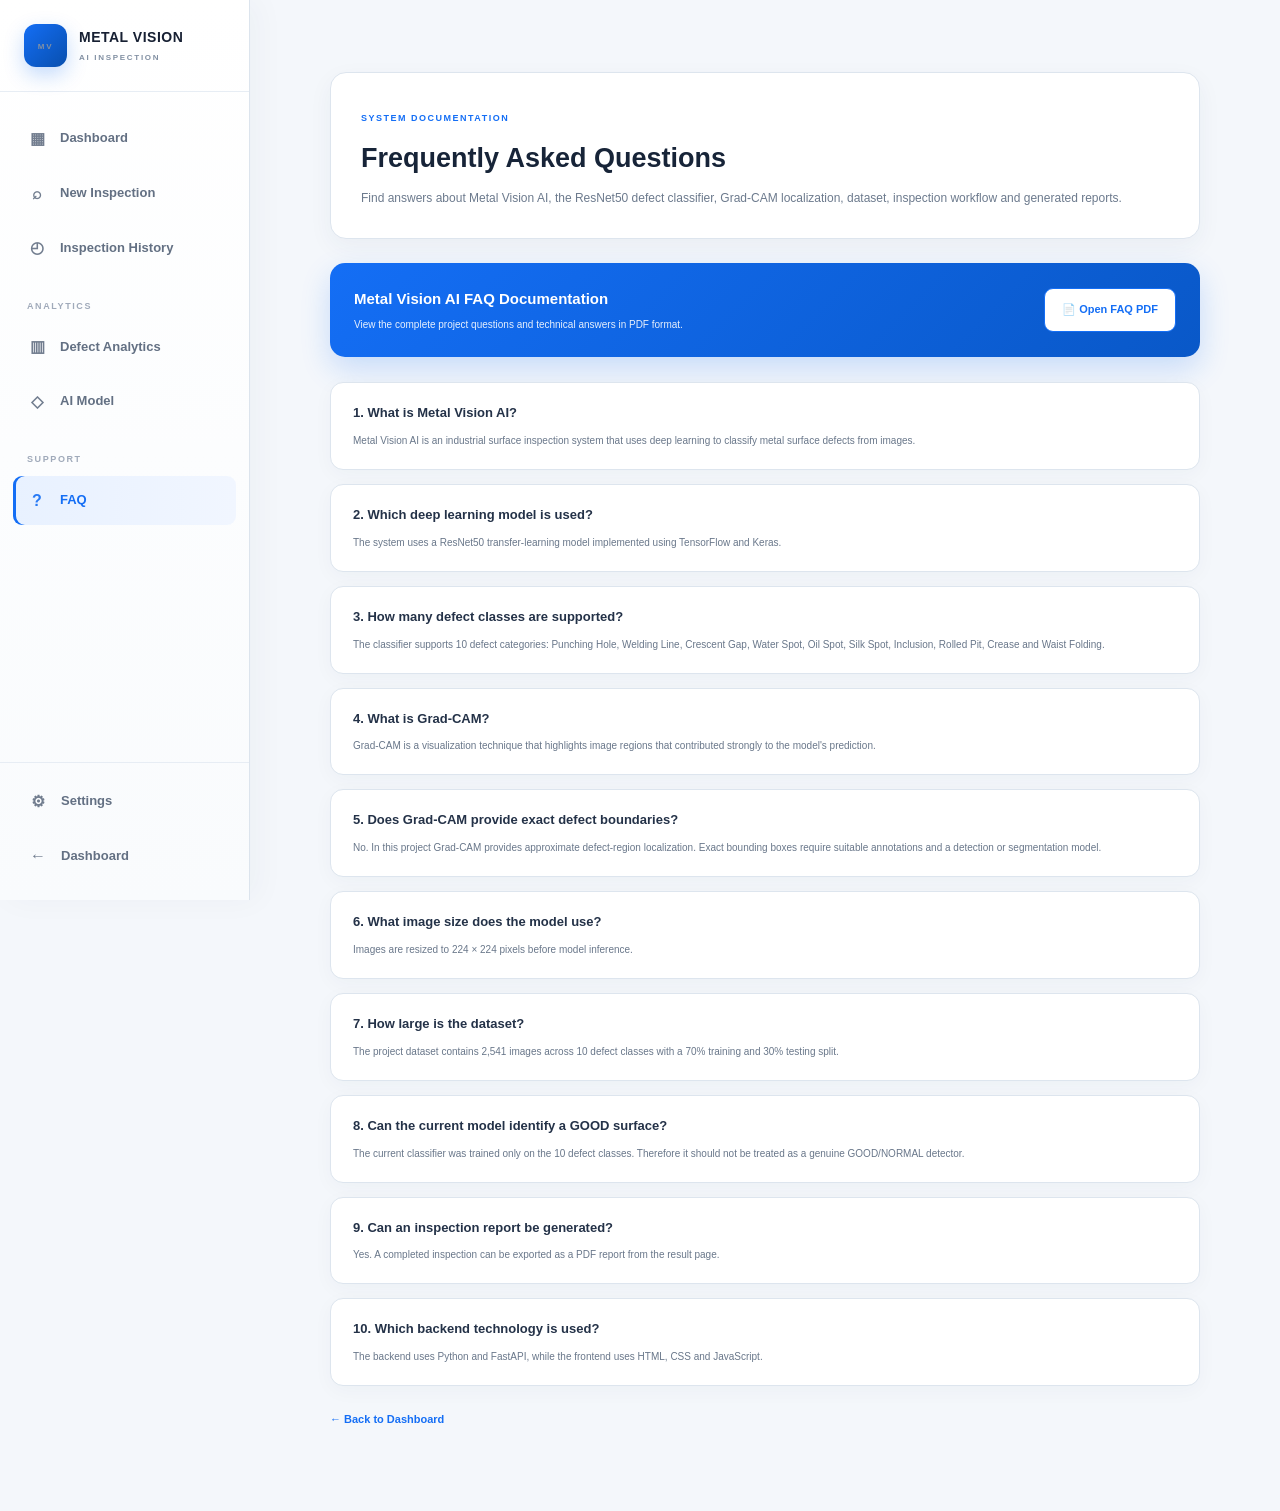
<file: Frontend/faq.html>
<!DOCTYPE html>
<html lang="en">

<head>

    <meta charset="UTF-8">

    <meta
        name="viewport"
        content="width=device-width, initial-scale=1.0"
    >

    <title>FAQ | Metal Vision AI</title>

   <link rel="stylesheet" href="css/style.css">
<link rel="stylesheet" href="css/dashboard.css">
<link rel="stylesheet" href="css/faq.css">

    <style>

        .faq-page {
            min-height: 100vh;
            background: #f4f7fb;
        }

        .faq-main {
            margin-left: 250px;
            min-height: 100vh;
        }

        .faq-content {
            max-width: 1100px;
            margin: auto;
            padding: 40px;
        }

        .faq-header {
            background: white;
            border: 1px solid #dde5ee;
            border-radius: 16px;
            padding: 30px;
            margin-bottom: 24px;
            box-shadow: 0 8px 25px rgba(30, 60, 90, 0.05);
        }

        .faq-label {
            font-size: 9px;
            font-weight: 800;
            letter-spacing: 1.5px;
            color: #146ef5;
        }

        .faq-header h1 {
            margin: 8px 0;
            font-size: 27px;
            color: #172438;
        }

        .faq-header p {
            margin: 0;
            color: #6c7a8d;
            font-size: 12px;
            line-height: 1.7;
        }

        .faq-pdf-card {
            display: flex;
            align-items: center;
            justify-content: space-between;
            gap: 20px;
            background: linear-gradient(
                135deg,
                #146ef5,
                #0958c8
            );
            color: white;
            border-radius: 15px;
            padding: 24px;
            margin-bottom: 25px;
            box-shadow: 0 12px 30px rgba(20, 110, 245, 0.2);
        }

        .faq-pdf-card h3 {
            margin: 0 0 6px;
            font-size: 15px;
        }

        .faq-pdf-card p {
            margin: 0;
            font-size: 10px;
            opacity: 0.9;
        }

        .faq-pdf-btn {
            display: inline-flex;
            align-items: center;
            gap: 8px;
            padding: 11px 17px;
            border-radius: 9px;
            background: white;
            color: #146ef5;
            text-decoration: none;
            font-size: 11px;
            font-weight: 800;
            white-space: nowrap;
        }

        .faq-list {
            display: grid;
            gap: 14px;
        }

        .faq-item {
            background: white;
            border: 1px solid #dde5ee;
            border-radius: 13px;
            padding: 20px 22px;
            box-shadow: 0 5px 20px rgba(30, 60, 90, 0.035);
        }

        .faq-item h3 {
            margin: 0 0 8px;
            font-size: 13px;
            color: #243248;
        }

        .faq-item p {
            margin: 0;
            color: #69778a;
            font-size: 10px;
            line-height: 1.7;
        }

        .back-dashboard {
            display: inline-flex;
            margin-top: 25px;
            text-decoration: none;
            color: #146ef5;
            font-size: 11px;
            font-weight: 700;
        }

        @media (max-width: 800px) {

            .faq-main {
                margin-left: 0;
            }

            .faq-content {
                padding: 25px 18px;
            }

            .faq-pdf-card {
                flex-direction: column;
                align-items: flex-start;
            }

        }

    </style>

</head>


<body class="faq-page">

    <!-- SIDEBAR -->

    <aside class="sidebar">

        <a href="index.html" class="sidebar-logo">

            <div class="logo-mark">
                <span>MV</span>
            </div>

            <div>
                <h2>METAL VISION</h2>
                <span>AI INSPECTION</span>
            </div>

        </a>


        <nav class="sidebar-nav">

            <a href="dashboard.html" class="nav-item">
                <span class="nav-icon">▦</span>
                <span>Dashboard</span>
            </a>

            <a href="inspection.html" class="nav-item">
                <span class="nav-icon">⌕</span>
                <span>New Inspection</span>
            </a>

            <a href="history.html" class="nav-item">
                <span class="nav-icon">◴</span>
                <span>Inspection History</span>
            </a>

            <div class="nav-section-title">
                ANALYTICS
            </div>

            <a href="dashboard.html#analytics" class="nav-item">
                <span class="nav-icon">▥</span>
                <span>Defect Analytics</span>
            </a>

            <a href="dashboard.html#model" class="nav-item">
                <span class="nav-icon">◇</span>
                <span>AI Model</span>
            </a>

            <div class="nav-section-title">
                SUPPORT
            </div>

            <a href="faq.html" class="nav-item active">
                <span class="nav-icon">?</span>
                <span>FAQ</span>
            </a>

        </nav>


        <div class="sidebar-bottom">

            <a href="#" class="nav-item">
                <span class="nav-icon">⚙</span>
                <span>Settings</span>
            </a>

            <a href="dashboard.html" class="nav-item">
                <span class="nav-icon">←</span>
                <span>Dashboard</span>
            </a>

        </div>

    </aside>


    <!-- MAIN -->

    <main class="faq-main">

        <section class="faq-content">


            <div class="faq-header">

                <span class="faq-label">
                    SYSTEM DOCUMENTATION
                </span>

                <h1>
                    Frequently Asked Questions
                </h1>

                <p>
                    Find answers about Metal Vision AI,
                    the ResNet50 defect classifier,
                    Grad-CAM localization, dataset,
                    inspection workflow and generated reports.
                </p>

            </div>


            <!-- PDF -->

            <div class="faq-pdf-card">

                <div>

                    <h3>
                        Metal Vision AI FAQ Documentation
                    </h3>

                    <p>
                        View the complete project questions
                        and technical answers in PDF format.
                    </p>

                </div>

                <a
                    href="assets/Metal_Vision_AI_FAQ.pdf"
                    target="_blank"
                    class="faq-pdf-btn">

                    📄 Open FAQ PDF

                </a>

            </div>


            <!-- FAQ -->

            <div class="faq-list">


                <div class="faq-item">

                    <h3>
                        1. What is Metal Vision AI?
                    </h3>

                    <p>
                        Metal Vision AI is an industrial surface
                        inspection system that uses deep learning
                        to classify metal surface defects from images.
                    </p>

                </div>


                <div class="faq-item">

                    <h3>
                        2. Which deep learning model is used?
                    </h3>

                    <p>
                        The system uses a ResNet50 transfer-learning
                        model implemented using TensorFlow and Keras.
                    </p>

                </div>


                <div class="faq-item">

                    <h3>
                        3. How many defect classes are supported?
                    </h3>

                    <p>
                        The classifier supports 10 defect categories:
                        Punching Hole, Welding Line, Crescent Gap,
                        Water Spot, Oil Spot, Silk Spot, Inclusion,
                        Rolled Pit, Crease and Waist Folding.
                    </p>

                </div>


                <div class="faq-item">

                    <h3>
                        4. What is Grad-CAM?
                    </h3>

                    <p>
                        Grad-CAM is a visualization technique that
                        highlights image regions that contributed
                        strongly to the model's prediction.
                    </p>

                </div>


                <div class="faq-item">

                    <h3>
                        5. Does Grad-CAM provide exact defect boundaries?
                    </h3>

                    <p>
                        No. In this project Grad-CAM provides
                        approximate defect-region localization.
                        Exact bounding boxes require suitable
                        annotations and a detection or segmentation model.
                    </p>

                </div>


                <div class="faq-item">

                    <h3>
                        6. What image size does the model use?
                    </h3>

                    <p>
                        Images are resized to 224 × 224 pixels
                        before model inference.
                    </p>

                </div>


                <div class="faq-item">

                    <h3>
                        7. How large is the dataset?
                    </h3>

                    <p>
                        The project dataset contains 2,541 images
                        across 10 defect classes with a 70% training
                        and 30% testing split.
                    </p>

                </div>


                <div class="faq-item">

                    <h3>
                        8. Can the current model identify a GOOD surface?
                    </h3>

                    <p>
                        The current classifier was trained only on
                        the 10 defect classes. Therefore it should
                        not be treated as a genuine GOOD/NORMAL detector.
                    </p>

                </div>


                <div class="faq-item">

                    <h3>
                        9. Can an inspection report be generated?
                    </h3>

                    <p>
                        Yes. A completed inspection can be exported
                        as a PDF report from the result page.
                    </p>

                </div>


                <div class="faq-item">

                    <h3>
                        10. Which backend technology is used?
                    </h3>

                    <p>
                        The backend uses Python and FastAPI,
                        while the frontend uses HTML, CSS and JavaScript.
                    </p>

                </div>

            </div>


            <a
                href="dashboard.html"
                class="back-dashboard">

                ← Back to Dashboard

            </a>

        </section>

    </main>

</body>

</html>
</file>
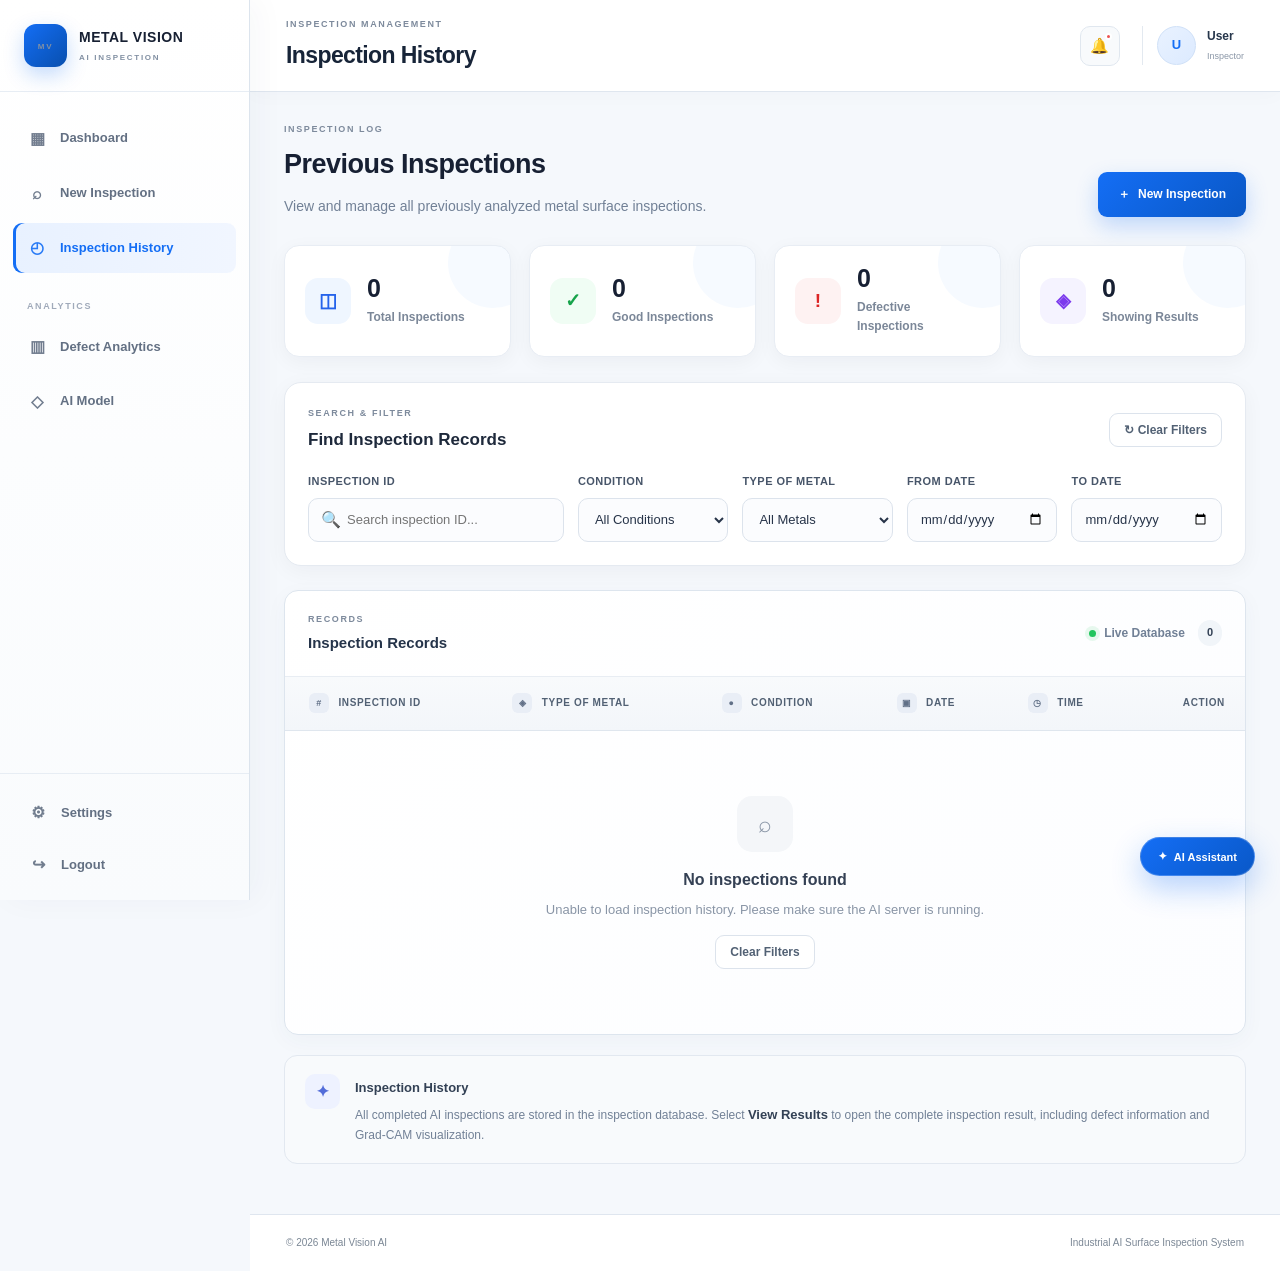
<file: Frontend/history.html>
<!DOCTYPE html>
<html lang="en">

<head>

    <meta charset="UTF-8">

    <meta
        name="viewport"
        content="width=device-width, initial-scale=1.0"
    >

    <title>Inspection History | Metal Vision AI</title>

    <!-- Main CSS -->
    <link
        rel="stylesheet"
        href="./css/style.css"
    >

    <!-- Dashboard CSS -->
    <link
        rel="stylesheet"
        href="./css/dashboard.css"
    >

    <!-- History CSS -->
    <link
        rel="stylesheet"
        href="./css/history.css"
    >

    <!-- Google Font -->
    <link
        rel="preconnect"
        href="https://fonts.googleapis.com"
    >

    <link
        rel="preconnect"
        href="https://fonts.gstatic.com"
        crossorigin
    >

    <link
        href="https://fonts.googleapis.com/css2?family=Inter:wght@400;500;600;700;800&display=swap"
        rel="stylesheet"
    >

</head>


<body class="history-page">


<!-- =====================================================
     SIDEBAR
===================================================== -->

<aside
    class="sidebar"
    id="sidebar"
>

    <a
        href="index.html"
        class="sidebar-logo"
    >

        <div class="logo-mark">
            <span>MV</span>
        </div>

        <div>

            <h2>METAL VISION</h2>

            <span>AI INSPECTION</span>

        </div>

    </a>


    <nav class="sidebar-nav">

        <a
            href="dashboard.html"
            class="nav-item"
        >
            <span class="nav-icon">▦</span>
            <span>Dashboard</span>
        </a>


        <a
            href="inspection.html"
            class="nav-item"
        >
            <span class="nav-icon">⌕</span>
            <span>New Inspection</span>
        </a>


        <a
            href="history.html"
            class="nav-item active"
        >
            <span class="nav-icon">◴</span>
            <span>Inspection History</span>
        </a>


        <div class="nav-section-title">
            ANALYTICS
        </div>


        <a
            href="dashboard.html#analytics"
            class="nav-item"
        >
            <span class="nav-icon">▥</span>
            <span>Defect Analytics</span>
        </a>


        <a
            href="dashboard.html#model"
            class="nav-item"
        >
            <span class="nav-icon">◇</span>
            <span>AI Model</span>
        </a>

    </nav>


    <div class="sidebar-bottom">

        <a
            href="#"
            class="nav-item"
        >
            <span class="nav-icon">⚙</span>
            <span>Settings</span>
        </a>


        <button
            class="logout-btn"
            id="logoutBtn"
            type="button"
        >

            <span class="nav-icon">↪</span>
            <span>Logout</span>

        </button>

    </div>

</aside>



<!-- =====================================================
     MAIN CONTENT
===================================================== -->

<main class="dashboard-main">


<!-- =====================================================
     TOPBAR
===================================================== -->

<header class="dashboard-topbar">

    <button
        class="mobile-menu-btn"
        id="mobileMenuBtn"
        type="button"
        aria-label="Open navigation menu"
    >
        ☰
    </button>


    <div class="topbar-title">

        <span class="page-label">
            INSPECTION MANAGEMENT
        </span>

        <h1>
            Inspection History
        </h1>

    </div>


    <div class="topbar-actions">

        <button
            class="notification-btn"
            type="button"
            title="Notifications"
        >
            🔔
            <span class="notification-dot"></span>
        </button>


        <div class="user-profile">

            <div
                class="user-avatar"
                id="userAvatar"
            >
                U
            </div>

            <div class="user-info">

                <strong id="historyUserName">
                    User
                </strong>

                <span>
                    Inspector
                </span>

            </div>

        </div>

    </div>

</header>



<!-- =====================================================
     PAGE CONTENT
===================================================== -->

<section class="history-content">


<!-- =====================================================
     PAGE INTRO
===================================================== -->

<div class="history-intro">

    <div>

        <span class="section-label">
            INSPECTION LOG
        </span>

        <h2>
            Previous Inspections
        </h2>

        <p>
            View and manage all previously analyzed metal
            surface inspections.
        </p>

    </div>


    <a
        href="inspection.html"
        class="primary-dashboard-btn"
    >

        <span>＋</span>

        New Inspection

    </a>

</div>



<!-- =====================================================
     SUMMARY CARDS
===================================================== -->

<div class="history-summary">


    <!-- TOTAL -->

    <div class="history-summary-card history-card-total">

        <div class="summary-icon blue">
            ◫
        </div>

        <div>

            <strong id="historyTotal">
                0
            </strong>

            <span>
                Total Inspections
            </span>

        </div>

    </div>


    <!-- GOOD -->

    <div class="history-summary-card history-card-good">

        <div class="summary-icon green">
            ✓
        </div>

        <div>

            <strong id="historyGood">
                0
            </strong>

            <span>
                Good Inspections
            </span>

        </div>

    </div>


    <!-- DEFECTIVE -->

    <div class="history-summary-card history-card-defective">

        <div class="summary-icon red">
            !
        </div>

        <div>

            <strong id="historyDefective">
                0
            </strong>

            <span>
                Defective Inspections
            </span>

        </div>

    </div>


    <!-- VISIBLE -->

    <div class="history-summary-card history-card-visible">

        <div class="summary-icon purple">
            ◈
        </div>

        <div>

            <strong id="visibleRecords">
                0
            </strong>

            <span>
                Showing Results
            </span>

        </div>

    </div>

</div>



<!-- =====================================================
     FILTER PANEL
===================================================== -->

<div class="history-filter-panel">


    <div class="history-filter-heading">

        <div>

            <span class="section-label">
                SEARCH & FILTER
            </span>

            <h3>
                Find Inspection Records
            </h3>

        </div>


        <button
            type="button"
            id="clearFiltersBtn"
            class="clear-filter-btn"
        >
            ↻ Clear Filters
        </button>

    </div>



    <div class="history-filter-grid">


        <!-- SEARCH -->

        <div class="history-control history-search-control">

            <label for="historySearch">
                Inspection ID
            </label>

            <div class="history-input-wrapper">

                <span>
                    🔍
                </span>

                <input
                    type="text"
                    id="historySearch"
                    placeholder="Search inspection ID..."
                    autocomplete="off"
                >

            </div>

        </div>



        <!-- CONDITION -->

        <div class="history-control">

            <label for="conditionFilter">
                Condition
            </label>

            <select id="conditionFilter">

                <option value="all">
                    All Conditions
                </option>

                <option value="GOOD">
                    ✓ Good
                </option>

                <option value="DEFECTIVE">
                    ! Defective
                </option>

            </select>

        </div>



        <!-- METAL -->

        <div class="history-control">

            <label for="metalFilter">
                Type of Metal
            </label>

            <select id="metalFilter">

                <option value="all">
                    All Metals
                </option>

                <option value="Steel">
                    Steel
                </option>

                <option value="Iron">
                    Iron
                </option>

                <option value="Aluminium">
                    Aluminium
                </option>

            </select>

        </div>



        <!-- FROM DATE -->

        <div class="history-control">

            <label for="fromDate">
                From Date
            </label>

            <input
                type="date"
                id="fromDate"
            >

        </div>



        <!-- TO DATE -->

        <div class="history-control">

            <label for="toDate">
                To Date
            </label>

            <input
                type="date"
                id="toDate"
            >

        </div>

    </div>

</div>



<!-- =====================================================
     TABLE CARD
===================================================== -->

<div class="dashboard-card history-table-card">


    <!-- TABLE HEADER -->

    <div class="card-header history-table-header">

        <div>

            <span class="section-label">
                RECORDS
            </span>

            <h3>
                Inspection Records
            </h3>

        </div>


        <div class="records-status">

            <span class="records-live-dot"></span>

            <span>
                Live Database
            </span>

            <strong id="recordsCount">
                0
            </strong>

        </div>

    </div>



    <!-- TABLE -->

    <div class="table-wrapper">

        <table class="inspection-history-table">

            <thead>

                <tr>

                    <th>
                        <span class="table-heading-icon">
                            #
                        </span>
                        Inspection ID
                    </th>

                    <th>
                        <span class="table-heading-icon">
                            ◈
                        </span>
                        Type of Metal
                    </th>

                    <th>
                        <span class="table-heading-icon">
                            ●
                        </span>
                        Condition
                    </th>

                    <th>
                        <span class="table-heading-icon">
                            ▣
                        </span>
                        Date
                    </th>

                    <th>
                        <span class="table-heading-icon">
                            ◷
                        </span>
                        Time
                    </th>

                    <th class="action-column">
                        Action
                    </th>

                </tr>

            </thead>


            <tbody id="historyTableBody">

                <!-- Loaded dynamically -->

            </tbody>

        </table>

    </div>



    <!-- EMPTY STATE -->

    <div
        class="history-empty"
        id="historyEmpty"
        style="display:none;"
    >

        <div class="empty-icon">
            ⌕
        </div>

        <h3>
            No inspections found
        </h3>

        <p>
            Try changing your search or filters.
        </p>

        <button
            type="button"
            id="emptyClearBtn"
            class="clear-filter-btn"
        >
            Clear Filters
        </button>

    </div>

</div>



<!-- =====================================================
     INFORMATION CARD
===================================================== -->

<div class="history-info-card">

    <div class="history-info-icon">
        ✦
    </div>

    <div>

        <strong>
            Inspection History
        </strong>

        <p>
            All completed AI inspections are stored in the
            inspection database. Select
            <strong>View Results</strong> to open the complete
            inspection result, including defect information
            and Grad-CAM visualization.
        </p>

    </div>

</div>


</section>



<!-- =====================================================
     FOOTER
===================================================== -->

<footer class="dashboard-footer">

    <span>
        © 2026 Metal Vision AI
    </span>

    <span>
        Industrial AI Surface Inspection System
    </span>

</footer>

</main>



<!-- =====================================================
     AI ASSISTANT
===================================================== -->

<button
    class="dashboard-ai-btn"
    id="dashboardAiBtn"
    type="button"
>

    <span>
        ✦
    </span>

    AI Assistant

</button>



<div
    class="dashboard-chatbot"
    id="dashboardChatbot"
>

    <div class="chatbot-header">

        <div>

            <strong>
                Metal Vision AI
            </strong>

            <span>
                ● Online
            </span>

        </div>

        <button
            id="closeDashboardChatbot"
            type="button"
        >
            ×
        </button>

    </div>


    <div
        class="chatbot-body"
        id="dashboardChatBody"
    >

        <div class="chat-message bot">

            Hello! 👋 I'm Metal Vision AI Assistant.
            How can I help you?

        </div>

        <div class="chat-message bot">

            You can ask me about ResNet50,
            Grad-CAM, metal defects or inspection reports.

        </div>

    </div>


    <div class="chatbot-input">

        <input
            type="text"
            id="dashboardChatInput"
            placeholder="Ask something..."
            autocomplete="off"
        >

        <button
            id="dashboardChatSend"
            type="button"
        >
            ➤
        </button>

    </div>

</div>



<!-- =====================================================
     JAVASCRIPT
===================================================== -->

<script src="./js/history.js"></script>
<script src="./js/chatbot.js"></script>

</body>
</html>
</file>
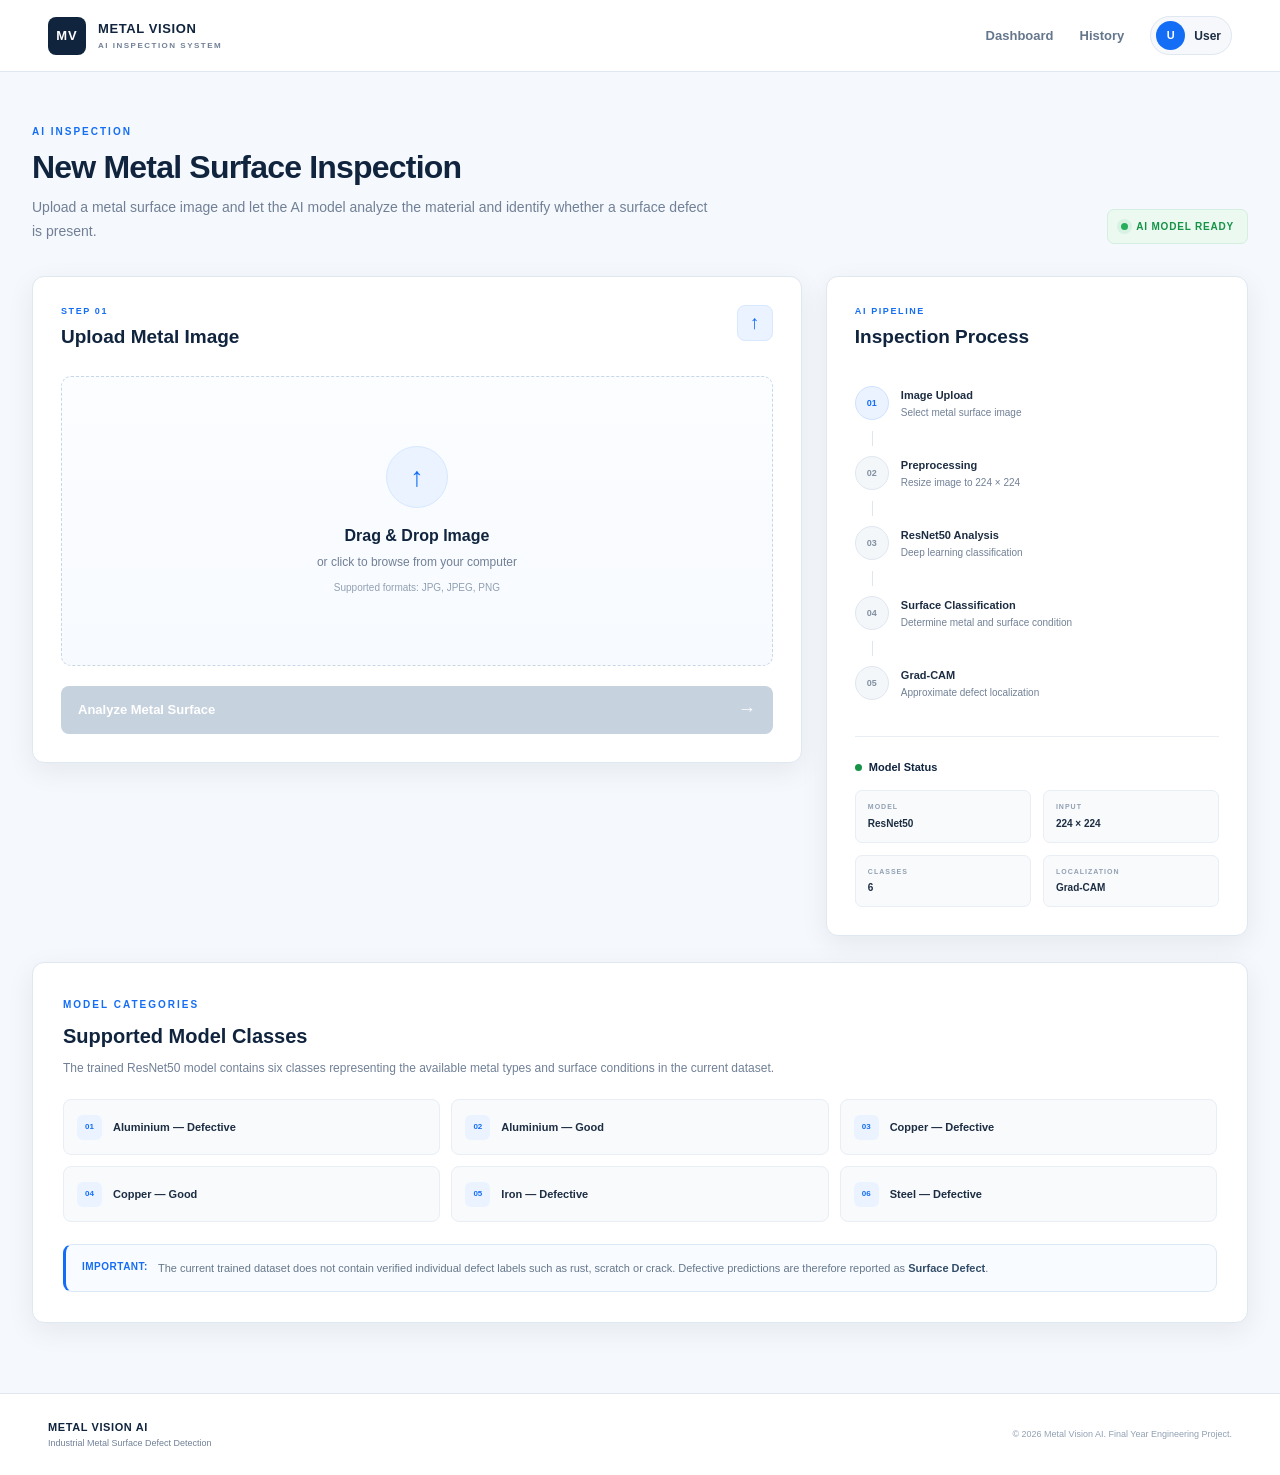
<file: Frontend/inspection.html>
<!DOCTYPE html>
<html lang="en">

<head>

    <meta charset="UTF-8">

    <meta
        name="viewport"
        content="width=device-width, initial-scale=1.0"
    >

    <title>New Inspection | Metal Vision AI</title>

    <link rel="stylesheet" href="./css/style.css">

    <link rel="stylesheet" href="./css/inspection.css">

</head>


<body>


    <!-- =========================================================
         NAVIGATION
    ========================================================== -->

    <header class="inspection-navbar">

        <a
            href="dashboard.html"
            class="inspection-brand"
        >

            <div class="inspection-logo">
                MV
            </div>

            <div>

                <strong>
                    METAL VISION
                </strong>

                <span>
                    AI INSPECTION SYSTEM
                </span>

            </div>

        </a>


        <div class="inspection-nav-right">

            <a href="dashboard.html">
                Dashboard
            </a>

            <a href="history.html">
                History
            </a>


            <button
                class="user-menu"
                id="userMenu"
                type="button"
            >

                <span
                    class="user-avatar"
                    id="userAvatar"
                >
                    U
                </span>

                <span id="inspectionUserName">
                    User
                </span>

            </button>

        </div>

    </header>



    <!-- =========================================================
         MAIN
    ========================================================== -->

    <main class="inspection-page">


        <!-- =====================================================
             PAGE HEADING
        ====================================================== -->

        <section class="inspection-heading">

            <div>

                <span class="section-tag">
                    AI INSPECTION
                </span>

                <h1>
                    New Metal Surface Inspection
                </h1>

                <p>
                    Upload a metal surface image and let the AI model
                    analyze the material and identify whether a surface
                    defect is present.
                </p>

            </div>


            <div class="inspection-status">

                <span class="status-dot"></span>

                AI MODEL READY

            </div>

        </section>



        <!-- =====================================================
             INSPECTION WORKSPACE
        ====================================================== -->

        <section class="inspection-workspace">


            <!-- =================================================
                 UPLOAD CARD
            ================================================== -->

            <div class="upload-card">


                <!-- Card Header -->

                <div class="card-header">

                    <div>

                        <span class="card-number">
                            STEP 01
                        </span>

                        <h2>
                            Upload Metal Image
                        </h2>

                    </div>


                    <div class="upload-icon">
                        ↑
                    </div>

                </div>



                <!-- =================================================
                     UPLOAD AREA
                ================================================== -->

                <div
                    class="upload-area"
                    id="uploadArea"
                >

                    <input
                        type="file"
                        id="imageInput"
                        accept=".jpg,.jpeg,.png,image/jpeg,image/png"
                        hidden
                    >


                    <!-- Upload Placeholder -->

                    <div
                        class="upload-placeholder"
                        id="uploadPlaceholder"
                    >

                        <div class="upload-symbol">
                            ↑
                        </div>

                        <h3>
                            Drag & Drop Image
                        </h3>

                        <p>
                            or click to browse from your computer
                        </p>

                        <span>
                            Supported formats: JPG, JPEG, PNG
                        </span>

                    </div>

                </div>



                <!-- =================================================
                     IMAGE PREVIEW
                     IMPORTANT: OUTSIDE uploadArea
                ================================================== -->

                <div
                    class="image-preview-container"
                    id="previewContainer"
                    style="display: none;"
                >

                    <div class="preview-image-wrapper">

                        <img
                            id="previewImage"
                            src=""
                            alt="Metal surface preview"
                        >


                        <button
                            class="remove-image"
                            id="removeImageBtn"
                            type="button"
                            title="Remove image"
                        >
                            ×
                        </button>

                    </div>

                </div>



                <!-- =================================================
                     IMAGE INFORMATION
                ================================================== -->

                <div
                    class="image-information"
                    id="imageInformation"
                >

                    <div>

                        <span>
                            FILE NAME
                        </span>

                        <strong id="fileName">
                            —
                        </strong>

                    </div>


                    <div>

                        <span>
                            FILE SIZE
                        </span>

                        <strong id="fileSize">
                            —
                        </strong>

                    </div>


                    <div>

                        <span>
                            IMAGE TYPE
                        </span>

                        <strong id="fileType">
                            —
                        </strong>

                    </div>

                </div>



                <!-- =================================================
                     ANALYZE BUTTON
                ================================================== -->

                <button
                    class="analyze-button"
                    id="analyzeBtn"
                    type="button"
                    disabled
                >

                    <span>
                        Analyze Metal Surface
                    </span>

                    <span class="button-arrow">
                        →
                    </span>

                </button>



                <!-- =================================================
                     PROCESSING
                ================================================== -->

                <div
                    class="processing-box"
                    id="processingBox"
                    style="display: none;"
                >

                    <div class="loader"></div>

                    <div>

                        <strong>
                            AI Analysis in Progress
                        </strong>

                        <span>
                            ResNet50 is analyzing the uploaded image...
                        </span>

                    </div>

                </div>



                <!-- =================================================
                     ERROR
                ================================================== -->

                <div
                    class="inspection-error"
                    id="errorBox"
                    style="display: none;"
                >

                    <span id="errorMessage"></span>

                </div>


            </div>



            <!-- =====================================================
                 AI PIPELINE
            ====================================================== -->

            <aside class="pipeline-card">


                <div class="card-header">

                    <div>

                        <span class="card-number">
                            AI PIPELINE
                        </span>

                        <h2>
                            Inspection Process
                        </h2>

                    </div>

                </div>



                <div class="pipeline">


                    <!-- Step 01 -->

                    <div class="pipeline-step active">

                        <div class="pipeline-icon">
                            01
                        </div>

                        <div>

                            <strong>
                                Image Upload
                            </strong>

                            <span>
                                Select metal surface image
                            </span>

                        </div>

                    </div>


                    <div class="pipeline-line"></div>



                    <!-- Step 02 -->

                    <div class="pipeline-step">

                        <div class="pipeline-icon">
                            02
                        </div>

                        <div>

                            <strong>
                                Preprocessing
                            </strong>

                            <span>
                                Resize image to 224 × 224
                            </span>

                        </div>

                    </div>


                    <div class="pipeline-line"></div>



                    <!-- Step 03 -->

                    <div class="pipeline-step">

                        <div class="pipeline-icon">
                            03
                        </div>

                        <div>

                            <strong>
                                ResNet50 Analysis
                            </strong>

                            <span>
                                Deep learning classification
                            </span>

                        </div>

                    </div>


                    <div class="pipeline-line"></div>



                    <!-- Step 04 -->

                    <div class="pipeline-step">

                        <div class="pipeline-icon">
                            04
                        </div>

                        <div>

                            <strong>
                                Surface Classification
                            </strong>

                            <span>
                                Determine metal and surface condition
                            </span>

                        </div>

                    </div>


                    <div class="pipeline-line"></div>



                    <!-- Step 05 -->

                    <div class="pipeline-step">

                        <div class="pipeline-icon">
                            05
                        </div>

                        <div>

                            <strong>
                                Grad-CAM
                            </strong>

                            <span>
                                Approximate defect localization
                            </span>

                        </div>

                    </div>


                </div>



                <!-- =================================================
                     MODEL INFORMATION
                ================================================== -->

                <div class="model-info">


                    <div class="model-info-header">

                        <span class="model-indicator"></span>

                        <strong>
                            Model Status
                        </strong>

                    </div>


                    <div class="model-details">


                        <div>

                            <span>
                                MODEL
                            </span>

                            <strong>
                                ResNet50
                            </strong>

                        </div>


                        <div>

                            <span>
                                INPUT
                            </span>

                            <strong>
                                224 × 224
                            </strong>

                        </div>


                        <div>

                            <span>
                                CLASSES
                            </span>

                            <strong>
                                6
                            </strong>

                        </div>


                        <div>

                            <span>
                                LOCALIZATION
                            </span>

                            <strong>
                                Grad-CAM
                            </strong>

                        </div>

                    </div>

                </div>


            </aside>

        </section>



        <!-- =====================================================
             MODEL CATEGORIES
        ====================================================== -->

        <section class="defects-section">


            <div class="defects-heading">

                <span class="section-tag">
                    MODEL CATEGORIES
                </span>

                <h2>
                    Supported Model Classes
                </h2>

                <p>
                    The trained ResNet50 model contains six classes
                    representing the available metal types and surface
                    conditions in the current dataset.
                </p>

            </div>



            <div class="defect-list">


                <div class="defect-item">

                    <span>01</span>

                    <strong>
                        Aluminium — Defective
                    </strong>

                </div>


                <div class="defect-item">

                    <span>02</span>

                    <strong>
                        Aluminium — Good
                    </strong>

                </div>


                <div class="defect-item">

                    <span>03</span>

                    <strong>
                        Copper — Defective
                    </strong>

                </div>


                <div class="defect-item">

                    <span>04</span>

                    <strong>
                        Copper — Good
                    </strong>

                </div>


                <div class="defect-item">

                    <span>05</span>

                    <strong>
                        Iron — Defective
                    </strong>

                </div>


                <div class="defect-item">

                    <span>06</span>

                    <strong>
                        Steel — Defective
                    </strong>

                </div>


            </div>



            <div class="model-category-note">

                <strong>
                    Important:
                </strong>

                <span>
                    The current trained dataset does not contain verified
                    individual defect labels such as rust, scratch or crack.
                    Defective predictions are therefore reported as
                    <b>Surface Defect</b>.
                </span>

            </div>

        </section>


    </main>



    <!-- =========================================================
         FOOTER
    ========================================================== -->

    <footer class="inspection-footer">


        <div>

            <strong>
                METAL VISION AI
            </strong>

            <span>
                Industrial Metal Surface Defect Detection
            </span>

        </div>


        <p>
            © 2026 Metal Vision AI. Final Year Engineering Project.
        </p>


    </footer>



    <!-- =========================================================
         JAVASCRIPT
    ========================================================== -->

    <script src="./js/inspection.js"></script>


</body>

</html>
</file>
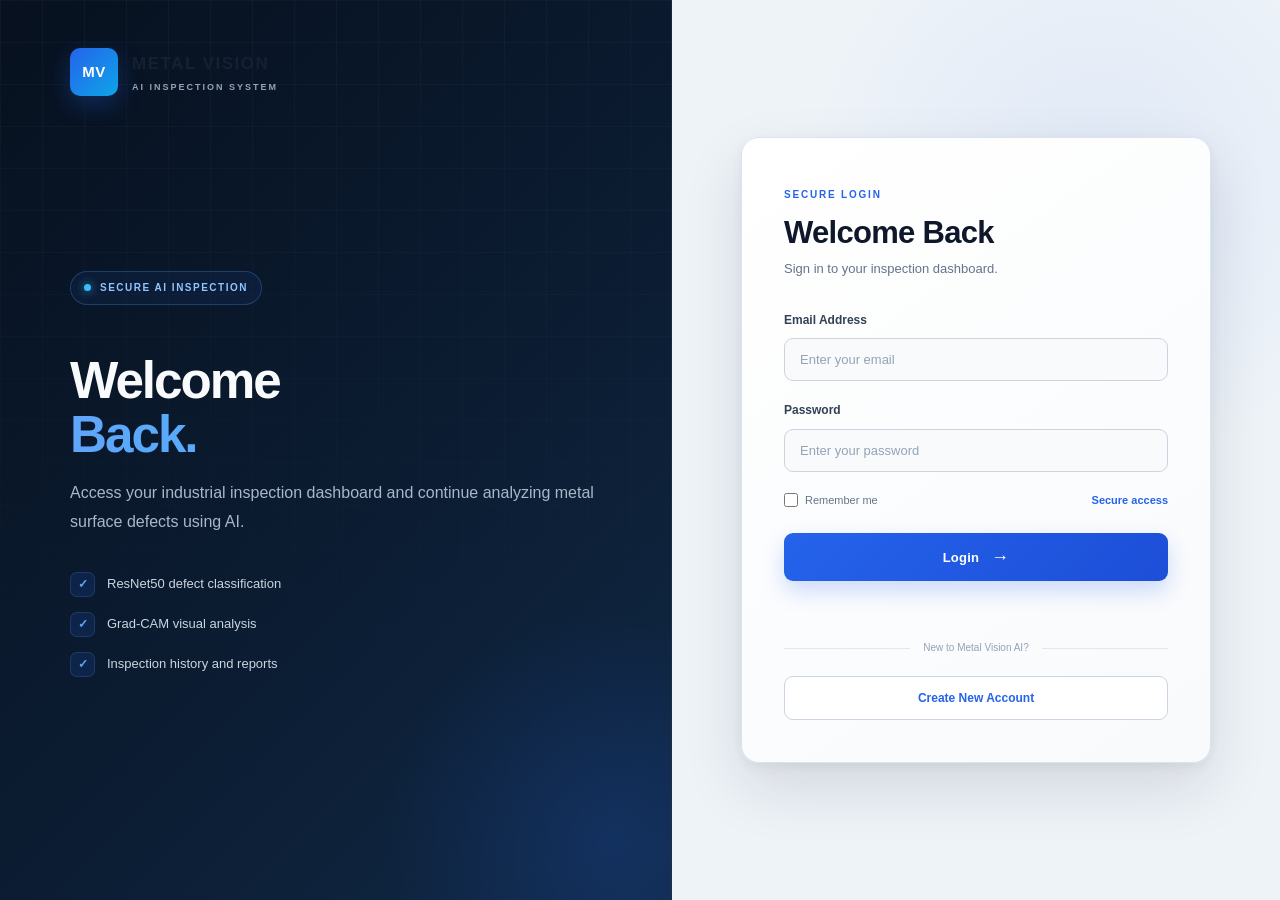
<file: Frontend/login.html>
<!DOCTYPE html>
<html lang="en">

<head>

    <meta charset="UTF-8">

    <meta
        name="viewport"
        content="width=device-width, initial-scale=1.0"
    >

    <title>Login | Metal Vision AI</title>

    <link
        rel="stylesheet"
        href="css/style.css"
    >

    <link
        rel="stylesheet"
        href="css/auth.css"
    >

</head>


<body>

    <div class="auth-page">


        <!-- Branding -->

        <div class="auth-brand">

            <a
                href="index.html"
                class="auth-logo"
            >

                <div class="logo-icon">
                    MV
                </div>

                <div class="logo-text">

                    <span class="logo-main">
                        METAL VISION
                    </span>

                    <span class="logo-sub">
                        AI INSPECTION SYSTEM
                    </span>

                </div>

            </a>


            <div class="brand-content">

                <div class="status-badge">

                    <span class="status-dot"></span>

                    SECURE AI INSPECTION

                </div>


                <h1>

                    Welcome
                    <span>Back.</span>

                </h1>


                <p>

                    Access your industrial inspection
                    dashboard and continue analyzing
                    metal surface defects using AI.

                </p>


                <div class="brand-features">

                    <div>
                        <span>✓</span>
                        ResNet50 defect classification
                    </div>

                    <div>
                        <span>✓</span>
                        Grad-CAM visual analysis
                    </div>

                    <div>
                        <span>✓</span>
                        Inspection history and reports
                    </div>

                </div>

            </div>

        </div>


        <!-- Login -->

        <div class="auth-form-section">

            <div class="auth-form-container">


                <a
                    href="index.html"
                    class="mobile-logo"
                >
                    ← Back to Home
                </a>


                <div class="form-heading">

                    <span>
                        SECURE LOGIN
                    </span>

                    <h2>
                        Welcome Back
                    </h2>

                    <p>
                        Sign in to your inspection dashboard.
                    </p>

                </div>


                <form id="loginForm">


                    <div class="form-group">

                        <label for="loginEmail">
                            Email Address
                        </label>

                        <input
                            type="email"
                            id="loginEmail"
                            placeholder="Enter your email"
                            required
                        >

                    </div>


                    <div class="form-group">

                        <label for="loginPassword">
                            Password
                        </label>

                        <input
                            type="password"
                            id="loginPassword"
                            placeholder="Enter your password"
                            required
                        >

                    </div>


                    <div class="login-options">

                        <label>

                            <input
                                type="checkbox"
                                id="rememberMe"
                            >

                            Remember me

                        </label>


                        <span>
                            Secure access
                        </span>

                    </div>


                    <button
                        type="submit"
                        class="auth-submit"
                    >

                        Login

                        <span>→</span>

                    </button>


                    <div
                        class="auth-message"
                        id="loginMessage"
                    ></div>


                </form>


                <div class="form-divider">

                    <span>
                        New to Metal Vision AI?
                    </span>

                </div>


                <a
                    href="register.html"
                    class="switch-auth"
                >

                    Create New Account

                </a>


            </div>

        </div>

    </div>


    <script src="js/auth.js"></script>

</body>

</html>
</file>
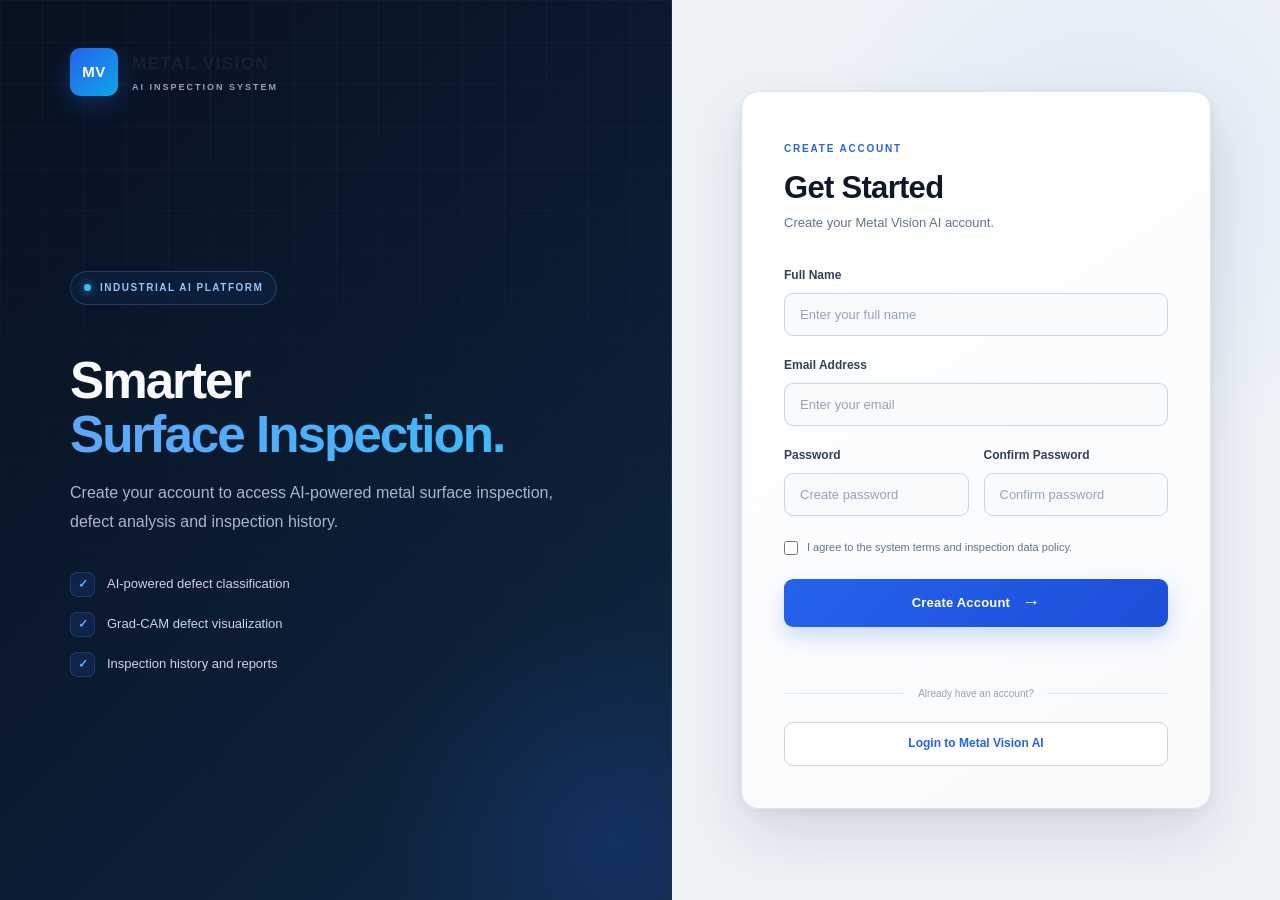
<file: Frontend/register.html>
<!DOCTYPE html>
<html lang="en">

<head>
    <meta charset="UTF-8">
    <meta name="viewport" content="width=device-width, initial-scale=1.0">

    <title>Create Account | Metal Vision AI</title>

    <link rel="stylesheet" href="css/style.css">
    <link rel="stylesheet" href="css/auth.css">
</head>

<body>

    <div class="auth-page">

        <!-- Left Branding Section -->
        <div class="auth-brand">

            <a href="index.html" class="auth-logo">

                <div class="logo-icon">MV</div>

                <div class="logo-text">
                    <span class="logo-main">METAL VISION</span>
                    <span class="logo-sub">AI INSPECTION SYSTEM</span>
                </div>

            </a>


            <div class="brand-content">

                <div class="status-badge">
                    <span class="status-dot"></span>
                    INDUSTRIAL AI PLATFORM
                </div>

                <h1>
                    Smarter
                    <span>Surface Inspection.</span>
                </h1>

                <p>
                    Create your account to access AI-powered metal
                    surface inspection, defect analysis and inspection
                    history.
                </p>

                <div class="brand-features">

                    <div>
                        <span>✓</span>
                        AI-powered defect classification
                    </div>

                    <div>
                        <span>✓</span>
                        Grad-CAM defect visualization
                    </div>

                    <div>
                        <span>✓</span>
                        Inspection history and reports
                    </div>

                </div>

            </div>

        </div>


        <!-- Register Form -->
        <div class="auth-form-section">

            <div class="auth-form-container">

                <a href="index.html" class="mobile-logo">
                    ← Back to Home
                </a>

                <div class="form-heading">

                    <span>CREATE ACCOUNT</span>

                    <h2>Get Started</h2>

                    <p>
                        Create your Metal Vision AI account.
                    </p>

                </div>


                <form id="registerForm">

                    <div class="form-group">

                        <label for="fullName">
                            Full Name
                        </label>

                        <input
                            type="text"
                            id="fullName"
                            placeholder="Enter your full name"
                            required
                        >

                    </div>


                    <div class="form-group">

                        <label for="email">
                            Email Address
                        </label>

                        <input
                            type="email"
                            id="email"
                            placeholder="Enter your email"
                            required
                        >

                    </div>


                    <div class="form-row">

                        <div class="form-group">

                            <label for="password">
                                Password
                            </label>

                            <input
                                type="password"
                                id="password"
                                placeholder="Create password"
                                required
                            >

                        </div>


                        <div class="form-group">

                            <label for="confirmPassword">
                                Confirm Password
                            </label>

                            <input
                                type="password"
                                id="confirmPassword"
                                placeholder="Confirm password"
                                required
                            >

                        </div>

                    </div>


                    <div class="terms">

                        <label>

                            <input
                                type="checkbox"
                                id="terms"
                                required
                            >

                            <span>
                                I agree to the system terms and
                                inspection data policy.
                            </span>

                        </label>

                    </div>


                    <button
                        type="submit"
                        class="auth-submit"
                    >
                        Create Account
                        <span>→</span>
                    </button>


                    <div
                        class="auth-message"
                        id="registerMessage"
                    ></div>

                </form>


                <div class="form-divider">
                    <span>Already have an account?</span>
                </div>


                <a
                    href="login.html"
                    class="switch-auth"
                >
                    Login to Metal Vision AI
                </a>

            </div>

        </div>

    </div>


    <script src="js/auth.js"></script>

</body>

</html>
</file>
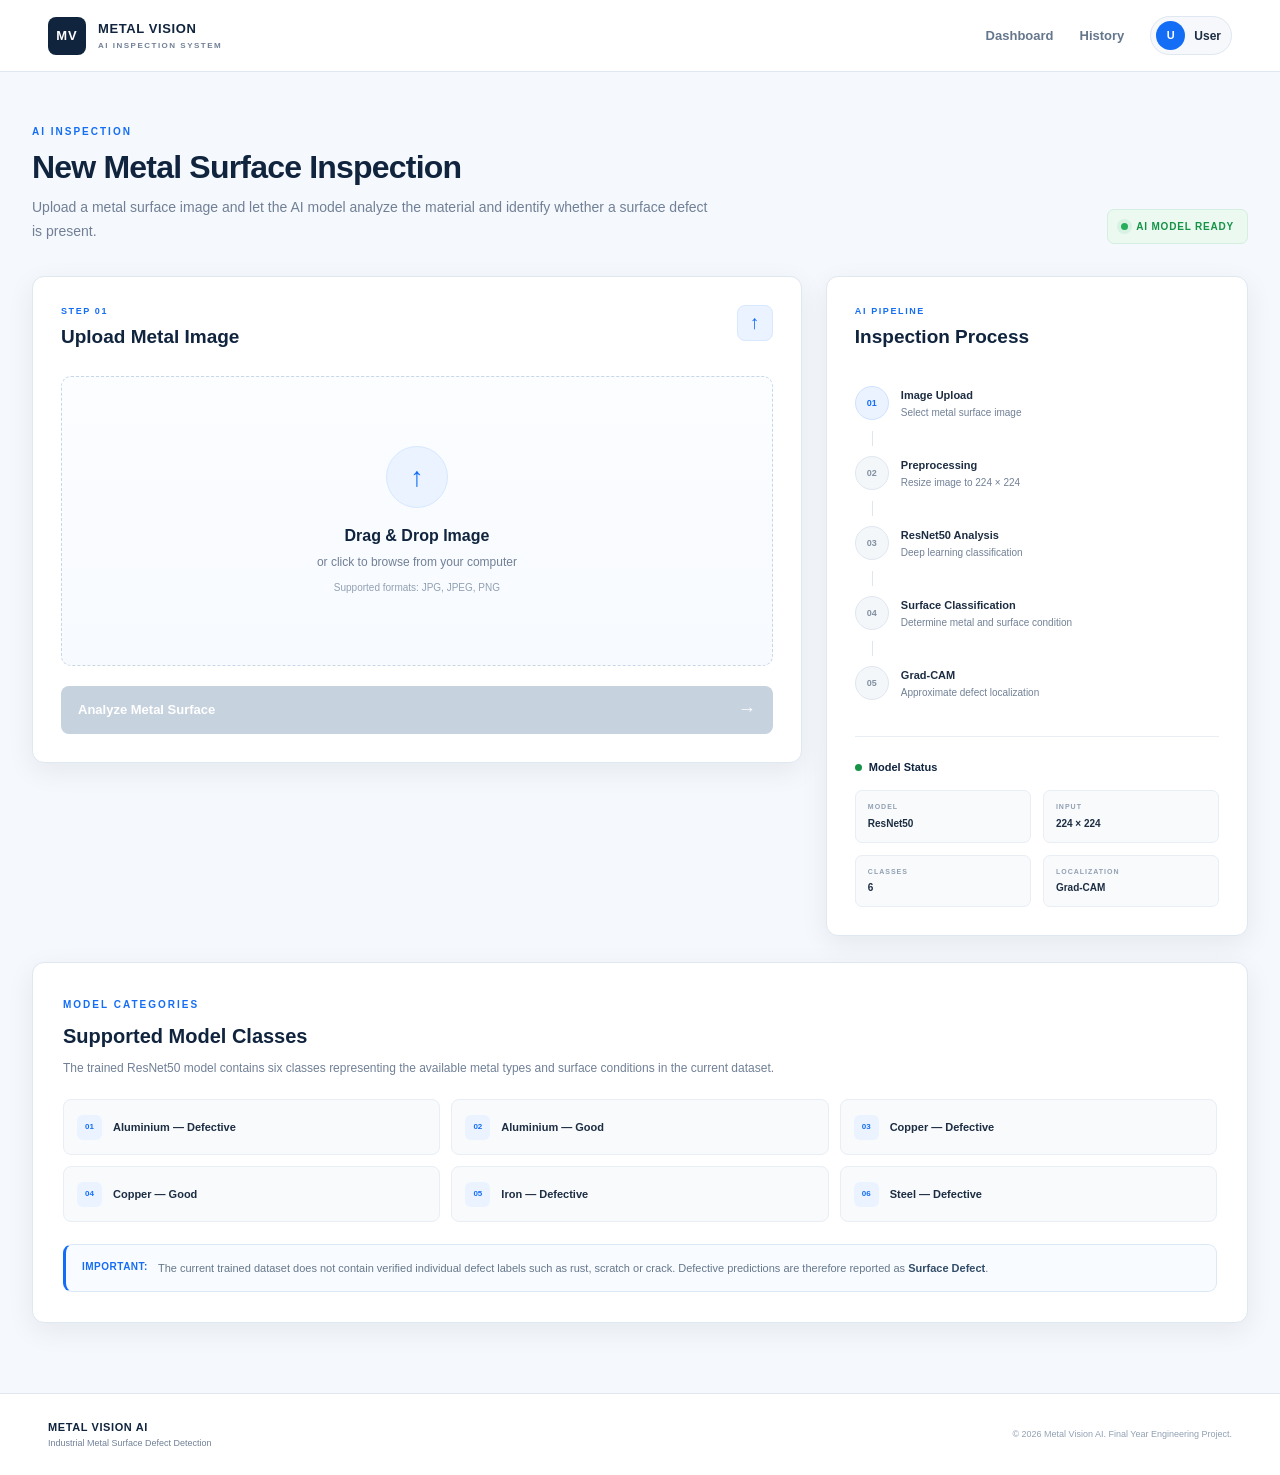
<file: Frontend/result.html>
<!DOCTYPE html>
<html lang="en">

<head>

    <meta charset="UTF-8">

    <meta
        name="viewport"
        content="width=device-width, initial-scale=1.0"
    >

    <title>
        Inspection Result | Metal Vision AI
    </title>

    <link
        rel="stylesheet"
        href="css/style.css"
    >

    <link
        rel="stylesheet"
        href="css/result.css"
    >

</head>


<body>


    <!-- =====================================================
         NAVIGATION
    ====================================================== -->

    <header class="result-navbar">

        <a
            href="dashboard.html"
            class="result-brand"
        >

            <div class="result-logo">
                MV
            </div>

            <div>

                <strong>
                    METAL VISION
                </strong>

                <span>
                    AI INSPECTION SYSTEM
                </span>

            </div>

        </a>


        <div class="result-nav-right">

            <a href="dashboard.html">
                Dashboard
            </a>

            <a href="inspection.html">
                New Inspection
            </a>

            <a href="history.html">
                History
            </a>


            <div class="result-user">

                <div
                    class="user-avatar"
                    id="userAvatar"
                >
                    U
                </div>

                <span id="resultUserName">
                    User
                </span>

            </div>

        </div>

    </header>



    <!-- =====================================================
         MAIN CONTENT
    ====================================================== -->

    <main class="result-page">


        <!-- =================================================
             PAGE HEADING
        ================================================== -->

        <section class="result-heading">

            <div>

                <span class="section-tag">
                    INSPECTION COMPLETE
                </span>

                <h1>
                    AI Inspection Result
                </h1>

                <p>
                    ResNet50 classification and approximate
                    Grad-CAM defect localization have been
                    completed successfully.
                </p>

            </div>


            <div class="result-id">

                <span>
                    INSPECTION ID
                </span>

                <strong id="inspectionId">
                    —
                </strong>

            </div>

        </section>



        <!-- =================================================
             RESULT SUMMARY
        ================================================== -->

        <section class="result-summary">


            <!-- STATUS -->

            <div class="result-status-card">

                <div
                    class="result-status-icon"
                    id="resultStatusIcon"
                >
                    !
                </div>

                <div>

                    <span>
                        ANALYSIS STATUS
                    </span>

                    <strong id="resultStatus">
                        —
                    </strong>

                    <small id="resultStatusDescription">
                        AI inspection result
                    </small>

                </div>

            </div>



            <!-- METAL TYPE -->

            <div class="summary-card">

                <span>
                    METAL TYPE
                </span>

                <strong id="summaryMetalType">
                    —
                </strong>

                <small>
                    Detected material category
                </small>

            </div>



            <!-- DEFECT TYPE -->

            <div class="summary-card">

                <span>
                    DEFECT TYPE
                </span>

                <strong id="defectType">
                    —
                </strong>

                <small>
                    Surface classification
                </small>

            </div>



            <!-- CONFIDENCE -->

            <div class="summary-card">

                <span>
                    CONFIDENCE
                </span>

                <strong id="confidence">
                    —
                </strong>

                <small>
                    Prediction confidence
                </small>

            </div>

        </section>



        <!-- =================================================
             IMAGE ANALYSIS
        ================================================== -->

        <section class="visual-analysis">


            <!-- =================================================
                 ORIGINAL IMAGE
            ================================================== -->

            <div class="visual-card">

                <div class="visual-header">

                    <div>

                        <span>
                            IMAGE 01
                        </span>

                        <h2>
                            Original Metal Surface
                        </h2>

                    </div>

                    <div class="image-badge">
                        INPUT
                    </div>

                </div>


                <div class="image-container">

                    <img
                        id="originalImage"
                        src=""
                        alt="Original metal surface"
                    >


                    <div
                        class="image-placeholder"
                        id="originalPlaceholder"
                    >

                        <span>
                            No image available
                        </span>

                    </div>

                </div>


                <div class="image-caption">

                    <span>
                        SOURCE IMAGE
                    </span>

                    <strong id="resultFileName">
                        Inspection image
                    </strong>

                </div>

            </div>



            <!-- =================================================
                 ANNOTATED DEFECT IMAGE
            ================================================== -->

            <div class="visual-card">

                <div class="visual-header">

                    <div>

                        <span>
                            IMAGE 02
                        </span>

                        <h2>
                            AI Defect Localization
                        </h2>

                    </div>

                    <div class="image-badge gradcam-badge">
                        GRAD-CAM
                    </div>

                </div>


                <div class="image-container">

                    <img
                        id="annotatedImage"
                        src=""
                        alt="AI annotated defect localization"
                    >


                    <div
                        class="gradcam-placeholder"
                        id="annotatedPlaceholder"
                    >

                        <div class="heatmap-preview">

                            <div class="heatmap-center"></div>

                        </div>

                        <span>
                            Localization visualization
                        </span>

                    </div>

                </div>


                <div class="image-caption">

                    <span>
                        AI LOCALIZATION
                    </span>

                    <strong id="annotationCaption">
                        Approximate defect region
                    </strong>

                </div>

            </div>

        </section>



        <!-- =================================================
             ANALYSIS DETAILS
        ================================================== -->

        <section class="details-section">


            <!-- =================================================
                 DETAILS CARD
            ================================================== -->

            <div class="details-card">

                <div class="details-header">

                    <span class="section-tag">
                        ANALYSIS DETAILS
                    </span>

                    <h2>
                        Inspection Information
                    </h2>

                </div>


                <!-- METAL TYPE -->

                <div class="detail-item">

                    <span>
                        METAL TYPE
                    </span>

                    <strong id="detailMetalType">
                        —
                    </strong>

                </div>


                <!-- DEFECT TYPE -->

                <div class="detail-item">

                    <span>
                        DEFECT TYPE
                    </span>

                    <strong id="detailDefectType">
                        —
                    </strong>

                </div>


                <!-- DEFECTED AREA -->

                <div class="detail-item">

                    <span>
                        DEFECTED AREA
                    </span>

                    <strong id="detailDefectedArea">
                        —
                    </strong>

                </div>


                <!-- COVERAGE -->

                <div class="detail-item">

                    <span>
                        ESTIMATED DEFECT COVERAGE
                    </span>

                    <strong id="detailCoverage">
                        —
                    </strong>

                </div>


                <!-- CONFIDENCE -->

                <div class="detail-item">

                    <span>
                        CONFIDENCE
                    </span>

                    <strong id="detailConfidence">
                        —
                    </strong>

                </div>


                <!-- SEVERITY -->

                <div class="detail-item">

                    <span>
                        ESTIMATED SEVERITY
                    </span>

                    <strong id="detailSeverity">
                        —
                    </strong>

                </div>

            </div>



            <!-- =================================================
                 RECOMMENDATION CARD
            ================================================== -->

            <div class="explanation-card">

                <div class="explanation-icon">
                    AI
                </div>


                <div>

                    <span>
                        AI INTERPRETATION
                    </span>

                    <h3 id="interpretationTitle">
                        Inspection Analysis
                    </h3>


                    <p id="aiInterpretation">
                        The AI model has analyzed the uploaded
                        metal surface image. The inspection result
                        will appear here.
                    </p>


                    <!-- RECOMMENDATION -->

                    <div
                        class="recommendation-box"
                        id="recommendationBox"
                    >

                        <strong>
                            RECOMMENDATION
                        </strong>

                        <p id="recommendationText">
                            —
                        </p>

                    </div>


                    <!-- REUSE GUIDANCE -->

                    <div
                        class="reuse-guidance-box"
                        id="reuseGuidanceBox"
                    >

                        <strong>
                            INSPECTION GUIDANCE
                        </strong>

                        <p id="reuseGuidanceText">
                            —
                        </p>

                    </div>


                    <p
                        class="localization-note"
                        id="localizationNote"
                    >

                        <strong>
                            Note:
                        </strong>

                        Grad-CAM provides an approximate
                        visualization of important regions and
                        does not represent an exact defect boundary.

                    </p>

                </div>

            </div>

        </section>



        <!-- =================================================
             ACTIONS
        ================================================== -->

        <section class="result-actions">

            <button
                type="button"
                class="secondary-action"
                id="backInspectionBtn"
            >
                <span>←</span>
                New Inspection
            </button>


            <div class="result-action-group">

                <button
                    type="button"
                    class="result-action-btn preview-btn"
                    id="resultPreviewBtn"
                >
                    <span>👁</span>
                    Result Preview
                </button>


                <button
                    type="button"
                    class="result-action-btn pdf-btn"
                    id="generatePdfBtn"
                >
                    <span>📄</span>
                    Generate PDF
                </button>


                <button
                    type="button"
                    class="result-action-btn secondary-btn"
                    id="newInspectionBtn"
                >
                    <span>＋</span>
                    New Inspection
                </button>

            </div>

        </section>


    </main>



    <!-- =====================================================
         FOOTER
    ====================================================== -->

    <footer class="result-footer">

        <div>

            <strong>
                METAL VISION AI
            </strong>

            <span>
                Industrial Metal Surface Defect Detection
            </span>

        </div>


        <p>
            © 2026 Metal Vision AI.
            Final Year Engineering Project.
        </p>

    </footer>



    <!-- =====================================================
         RESULT PREVIEW MODAL
    ====================================================== -->

    <div
        id="resultPreviewModal"
        class="result-preview-modal"
    >

        <div class="result-preview-overlay"></div>


        <div class="result-preview-container">


            <!-- PREVIEW HEADER -->

            <div class="result-preview-header">

                <div>

                    <span class="preview-label">
                        INSPECTION REPORT
                    </span>

                    <h2>
                        Result Preview
                    </h2>

                </div>


                <button
                    id="closeResultPreview"
                    class="preview-close-btn"
                    type="button"
                >
                    ×
                </button>

            </div>



            <!-- PREVIEW BODY -->

            <div class="result-preview-body">


                <!-- REPORT HEADER -->

                <div class="preview-report-header">

                    <div>

                        <div class="preview-brand">
                            METAL VISION AI
                        </div>

                        <p>
                            Industrial Metal Surface Inspection
                        </p>

                    </div>


                    <div class="preview-report-status">
                        <span>
                            AI INSPECTION RESULT
                        </span>
                    </div>

                </div>



                <!-- INSPECTION INFORMATION -->

                <div class="preview-section">

                    <h3>
                        Inspection Information
                    </h3>


                    <div class="preview-info-grid">

                        <div class="preview-info-item">

                            <span>
                                Inspection ID
                            </span>

                            <strong id="previewInspectionId">
                                —
                            </strong>

                        </div>


                        <div class="preview-info-item">

                            <span>
                                File Name
                            </span>

                            <strong id="previewFileName">
                                —
                            </strong>

                        </div>


                        <div class="preview-info-item">

                            <span>
                                Model
                            </span>

                            <strong id="previewModelName">
                                ResNet50
                            </strong>

                        </div>


                        <div class="preview-info-item">

                            <span>
                                Input Size
                            </span>

                            <strong>
                                224 × 224 px
                            </strong>

                        </div>

                    </div>

                </div>



                <!-- RESULT SUMMARY -->

                <div class="preview-section">

                    <h3>
                        Inspection Result
                    </h3>


                    <div class="preview-result-grid">


                        <div class="preview-result-card">

                            <span class="preview-result-label">
                                Inspection Status
                            </span>

                            <strong id="previewStatus">
                                —
                            </strong>

                        </div>


                        <div class="preview-result-card">

                            <span class="preview-result-label">
                                Metal Type
                            </span>

                            <strong id="previewMetalType">
                                —
                            </strong>

                        </div>


                        <div class="preview-result-card">

                            <span class="preview-result-label">
                                Defect Type
                            </span>

                            <strong id="previewDefectType">
                                —
                            </strong>

                        </div>


                        <div class="preview-result-card">

                            <span class="preview-result-label">
                                Confidence
                            </span>

                            <strong id="previewConfidence">
                                —
                            </strong>

                        </div>


                        <div class="preview-result-card">

                            <span class="preview-result-label">
                                Defected Area
                            </span>

                            <strong id="previewDefectedArea">
                                —
                            </strong>

                        </div>


                        <div class="preview-result-card">

                            <span class="preview-result-label">
                                Estimated Coverage
                            </span>

                            <strong id="previewCoverage">
                                —
                            </strong>

                        </div>


                        <div class="preview-result-card">

                            <span class="preview-result-label">
                                Estimated Severity
                            </span>

                            <strong id="previewSeverity">
                                —
                            </strong>

                        </div>

                    </div>

                </div>



                <!-- IMAGES -->

                <div class="preview-section">

                    <h3>
                        Inspection Visualization
                    </h3>


                    <div class="preview-images">


                        <!-- ORIGINAL -->

                        <div class="preview-image-card">

                            <div class="preview-image-title">
                                Original Image
                            </div>


                            <div class="preview-image-wrapper">

                                <img
                                    id="previewOriginalImage"
                                    src=""
                                    alt="Original metal surface image"
                                >

                            </div>

                        </div>



                        <!-- ANNOTATED -->

                        <div class="preview-image-card">

                            <div class="preview-image-title">
                                AI Defect Localization
                            </div>


                            <div class="preview-image-wrapper">

                                <img
                                    id="previewAnnotatedImage"
                                    src=""
                                    alt="AI annotated defect localization"
                                >

                            </div>

                        </div>

                    </div>

                </div>



                <!-- AI INTERPRETATION -->

                <div class="preview-section">

                    <h3>
                        AI Interpretation
                    </h3>


                    <div class="preview-interpretation">

                        <p id="previewInterpretation">
                            —
                        </p>

                    </div>

                </div>



                <!-- RECOMMENDATION -->

                <div class="preview-section">

                    <h3>
                        Recommendation / Solution
                    </h3>


                    <div class="preview-interpretation">

                        <p id="previewRecommendation">
                            —
                        </p>

                    </div>

                </div>



                <!-- LOCALIZATION -->

                <div class="preview-section">

                    <h3>
                        Defect Localization
                    </h3>


                    <div class="preview-localization">

                        <span>
                            ●
                        </span>

                        <p id="previewLocalization">
                            —
                        </p>

                    </div>

                </div>

            </div>



            <!-- PREVIEW FOOTER -->

            <div class="result-preview-footer">

                <button
                    id="closeResultPreviewBottom"
                    class="preview-close-bottom"
                    type="button"
                >
                    Close Preview
                </button>


                <button
                    id="previewGeneratePdfBtn"
                    class="preview-pdf-btn"
                    type="button"
                >
                    📄 Generate PDF
                </button>

            </div>

        </div>

    </div>



    <!-- =====================================================
         JAVASCRIPT
    ====================================================== -->

    <script src="js/result.js"></script>


</body>

</html>
</file>
<file: Frontend/css/style.css>
/* =========================================================
   METAL VISION AI
   Professional Light Industrial Theme
========================================================= */

* {
    margin: 0;
    padding: 0;
    box-sizing: border-box;
}

html {
    scroll-behavior: smooth;
}

body {
    font-family: Arial, Helvetica, sans-serif;
    background: #f5f8fc;
    color: #172033;
    line-height: 1.6;
}


/* =========================================================
   NAVBAR
========================================================= */

.navbar {
    height: 76px;
    padding: 0 7%;

    display: flex;
    align-items: center;
    justify-content: space-between;

    background: rgba(255, 255, 255, 0.97);

    border-bottom: 1px solid #e3e9f0;

    position: sticky;
    top: 0;
    z-index: 1000;

    box-shadow: 0 3px 15px rgba(24, 42, 64, 0.05);
}


/* Logo */

.logo {
    display: flex;
    align-items: center;
    gap: 12px;
}

.logo-icon {
    width: 42px;
    height: 42px;

    display: flex;
    align-items: center;
    justify-content: center;

    background: #1769e0;

    color: #ffffff;

    font-weight: 800;
    font-size: 14px;

    border-radius: 8px;

    box-shadow: 0 5px 15px rgba(23, 105, 224, 0.2);
}

.logo-text {
    display: flex;
    flex-direction: column;
}

.logo-main {
    color: #172033;

    font-size: 15px;
    font-weight: 800;

    letter-spacing: 1.5px;
}

.logo-sub {
    color: #7c8796;

    font-size: 8px;

    letter-spacing: 1.5px;
}


/* Navigation */

.nav-links {
    display: flex;
    gap: 34px;
}

.nav-links a {
    color: #687587;

    text-decoration: none;

    font-size: 14px;
    font-weight: 500;

    transition: 0.25s ease;
}

.nav-links a:hover,
.nav-links a.active {
    color: #1769e0;
}


/* Navigation buttons */

.nav-buttons {
    display: flex;
    gap: 10px;
}

.btn-login,
.btn-register {
    padding: 9px 18px;

    border-radius: 6px;

    text-decoration: none;

    font-size: 13px;
    font-weight: 700;

    transition: 0.25s ease;
}

.btn-login {
    color: #273449;

    border: 1px solid #d7dfe8;

    background: #ffffff;
}

.btn-login:hover {
    border-color: #1769e0;
    color: #1769e0;
}

.btn-register {
    background: #1769e0;
    color: #ffffff;

    box-shadow: 0 5px 15px rgba(23, 105, 224, 0.18);
}

.btn-register:hover {
    background: #1259c1;
    transform: translateY(-1px);
}


/* =========================================================
   HERO
========================================================= */

.hero {
    min-height: 650px;

    padding: 90px 7%;

    display: grid;

    grid-template-columns: 1.05fr 0.95fr;

    gap: 70px;

    align-items: center;

    background:
        radial-gradient(
            circle at 80% 45%,
            rgba(23, 105, 224, 0.08),
            transparent 35%
        ),

        linear-gradient(
            135deg,
            #ffffff,
            #f4f8fc
        );
}

.hero-content {
    max-width: 680px;
}


/* Status badge */

.status-badge {
    display: inline-flex;

    align-items: center;

    gap: 8px;

    padding: 7px 12px;

    border: 1px solid #cbdcf4;

    border-radius: 30px;

    background: #f1f7ff;

    color: #1769e0;

    font-size: 10px;

    letter-spacing: 1.5px;

    font-weight: 800;

    margin-bottom: 25px;
}

.status-dot {
    width: 7px;
    height: 7px;

    border-radius: 50%;

    background: #2eae68;

    box-shadow: 0 0 0 4px rgba(46, 174, 104, 0.1);
}


/* Main heading */

.hero h1 {
    color: #162033;

    font-size: clamp(44px, 5vw, 72px);

    line-height: 1.05;

    letter-spacing: -2.5px;

    margin-bottom: 25px;
}

.hero h1 span {
    display: block;

    color: #1769e0;
}


/* Description */

.hero-description {
    color: #687587;

    font-size: 17px;

    max-width: 600px;

    margin-bottom: 35px;
}


/* Hero buttons */

.hero-buttons {
    display: flex;

    gap: 14px;

    margin-bottom: 50px;
}

.btn-primary,
.btn-secondary {
    padding: 13px 21px;

    border-radius: 6px;

    text-decoration: none;

    font-size: 13px;

    font-weight: 700;

    transition: 0.25s ease;
}

.btn-primary {
    background: #1769e0;

    color: #ffffff;

    box-shadow: 0 8px 20px rgba(23, 105, 224, 0.2);
}

.btn-primary:hover {
    background: #1259c1;

    transform: translateY(-2px);
}

.btn-primary span {
    margin-left: 8px;
}

.btn-secondary {
    color: #273449;

    background: #ffffff;

    border: 1px solid #d8e0e9;
}

.btn-secondary:hover {
    border-color: #1769e0;

    color: #1769e0;

    transform: translateY(-2px);
}


/* Hero statistics */

.hero-stats {
    display: flex;

    gap: 50px;
}

.hero-stats div {
    display: flex;

    flex-direction: column;
}

.hero-stats strong {
    color: #172033;

    font-size: 20px;
}

.hero-stats span {
    color: #7c8796;

    font-size: 11px;
}


/* =========================================================
   SCANNER CARD
========================================================= */

.hero-visual {
    display: flex;

    justify-content: center;
}

.scanner-card {
    width: 100%;

    max-width: 500px;

    padding: 16px;

    background: #ffffff;

    border: 1px solid #dfe6ee;

    border-radius: 12px;

    box-shadow:
        0 25px 60px rgba(36, 55, 78, 0.12);
}

.scanner-header {
    display: flex;

    justify-content: space-between;

    padding: 7px 5px 14px;

    color: #7a8796;

    font-size: 10px;

    letter-spacing: 1.5px;
}

.live-indicator {
    color: #2eae68;
}


/* Metal image preview */

.metal-preview {
    height: 320px;

    position: relative;

    overflow: hidden;

    border-radius: 8px;

    background:
        linear-gradient(
            125deg,
            #b9c2ca,
            #e3e8ec,
            #8e9aa3,
            #d7dde2
        );
}


/* Grid */

.scan-grid {
    position: absolute;

    inset: 0;

    background-image:
        linear-gradient(
            rgba(255,255,255,0.25) 1px,
            transparent 1px
        ),
        linear-gradient(
            90deg,
            rgba(255,255,255,0.25) 1px,
            transparent 1px
        );

    background-size: 30px 30px;
}


/* Scanning line */

.scan-line {
    position: absolute;

    width: 100%;

    height: 2px;

    top: 45%;

    background: #1769e0;

    box-shadow:
        0 0 18px rgba(23, 105, 224, 0.8);
}


/* Defect regions */

.defect-region {
    position: absolute;

    border: 2px solid #e54848;

    background: rgba(229, 72, 72, 0.12);

    box-shadow:
        0 0 25px rgba(229, 72, 72, 0.15);
}

.region-one {
    width: 120px;

    height: 80px;

    left: 27%;

    top: 28%;
}

.region-two {
    width: 90px;

    height: 65px;

    right: 15%;

    bottom: 20%;
}


/* Image label */

.image-label {
    position: absolute;

    bottom: 12px;

    left: 12px;

    padding: 5px 8px;

    background: rgba(16, 30, 46, 0.75);

    color: #ffffff;

    font-size: 9px;

    letter-spacing: 1px;

    border-radius: 4px;
}


/* Scanner result */

.scanner-result {
    display: flex;

    justify-content: space-between;

    padding: 16px 5px 3px;
}

.scanner-result div {
    display: flex;

    flex-direction: column;
}

.scanner-result small {
    color: #8995a3;

    font-size: 9px;

    margin-bottom: 3px;
}

.scanner-result strong {
    color: #253248;

    font-size: 12px;
}

.detected {
    color: #2eae68 !important;
}


/* =========================================================
   FEATURES SECTION
========================================================= */

.features-section {
    padding: 100px 7%;

    background: #ffffff;

    border-top: 1px solid #e7edf3;

    border-bottom: 1px solid #e7edf3;
}

.section-heading {
    text-align: center;

    max-width: 650px;

    margin: auto;
}

.section-heading span,
.section-tag {
    color: #1769e0;

    font-size: 10px;

    font-weight: 800;

    letter-spacing: 2px;
}

.section-heading h2 {
    color: #172033;

    font-size: 38px;

    margin: 12px 0;
}

.section-heading p {
    color: #788595;
}


/* Feature cards */

.feature-grid {
    max-width: 1100px;

    margin: 55px auto 0;

    display: grid;

    grid-template-columns: repeat(4, 1fr);

    gap: 16px;
}

.feature-card {
    padding: 25px;

    background: #ffffff;

    border: 1px solid #e1e7ee;

    border-radius: 9px;

    box-shadow:
        0 8px 25px rgba(30, 49, 72, 0.05);

    transition: 0.3s ease;
}

.feature-card:hover {
    transform: translateY(-5px);

    border-color: #9fc3f4;

    box-shadow:
        0 15px 35px rgba(30, 49, 72, 0.10);
}

.feature-icon {
    width: 34px;

    height: 34px;

    display: flex;

    align-items: center;

    justify-content: center;

    color: #1769e0;

    background: #edf5ff;

    border-radius: 6px;

    font-size: 10px;

    font-weight: 800;

    margin-bottom: 25px;
}

.feature-card h3 {
    color: #1d2a3d;

    font-size: 17px;

    margin-bottom: 10px;
}

.feature-card p {
    color: #748192;

    font-size: 13px;
}


/* =========================================================
   TECHNOLOGY SECTION
========================================================= */

.technology-section {
    padding: 110px 7%;

    background:
        linear-gradient(
            135deg,
            #f3f7fb,
            #ffffff
        );

    border-bottom: 1px solid #e5ebf1;
}

.technology-content {
    max-width: 850px;
}

.technology-content h2 {
    color: #172033;

    font-size: 44px;

    line-height: 1.15;

    margin: 15px 0;
}

.technology-content h2 span {
    color: #1769e0;
}

.technology-content > p {
    color: #7d8997;

    max-width: 650px;
}


/* Technology list */

.tech-list {
    display: grid;

    grid-template-columns: repeat(4, 1fr);

    gap: 12px;

    margin-top: 35px;
}

.tech-list div {
    padding: 18px;

    background: #ffffff;

    border: 1px solid #dfe6ee;

    border-radius: 7px;

    box-shadow:
        0 6px 18px rgba(30, 49, 72, 0.04);
}

.tech-list strong {
    display: block;

    color: #233148;

    font-size: 14px;
}

.tech-list span {
    color: #718092;

    font-size: 10px;
}


/* =========================================================
   FOOTER
========================================================= */

footer {
    padding: 30px 7%;

    background: #ffffff;

    border-top: 1px solid #e0e7ee;

    display: flex;

    justify-content: space-between;

    align-items: center;
}

footer div {
    display: flex;

    flex-direction: column;
}

footer strong {
    color: #253248;

    font-size: 12px;

    letter-spacing: 1px;
}

footer span,
footer p {
    color: #7b8795;

    font-size: 10px;
}


/* =========================================================
   CHATBOT BUTTON
========================================================= */

.chatbot-button {
    position: fixed;

    right: 25px;

    bottom: 25px;

    width: 58px;

    height: 58px;

    border: none;

    border-radius: 50%;

    background: #1769e0;

    color: #ffffff;

    font-size: 22px;

    cursor: pointer;

    box-shadow:
        0 10px 30px rgba(23, 105, 224, 0.28);

    z-index: 2000;

    transition: 0.25s ease;
}

.chatbot-button:hover {
    transform: translateY(-3px) scale(1.03);

    box-shadow:
        0 15px 35px rgba(23, 105, 224, 0.35);
}


/* =========================================================
   CHATBOT WINDOW
========================================================= */

.chatbot-window {
    position: fixed;

    right: 25px;

    bottom: 95px;

    width: 350px;

    height: 470px;

    background: #ffffff;

    border: 1px solid #dce4ec;

    border-radius: 12px;

    display: none;

    flex-direction: column;

    overflow: hidden;

    z-index: 1999;

    box-shadow:
        0 25px 70px rgba(28, 48, 72, 0.18);
}


/* Chat header */

.chatbot-header {
    padding: 16px;

    display: flex;

    justify-content: space-between;

    background:
        linear-gradient(
            135deg,
            #1769e0,
            #2d82ed
        );

    color: #ffffff;
}

.chatbot-header div {
    display: flex;

    flex-direction: column;
}

.chatbot-header strong {
    font-size: 13px;
}

.chatbot-header span {
    color: rgba(255,255,255,0.75);

    font-size: 9px;
}

.chatbot-header button {
    background: none;

    border: none;

    color: #ffffff;

    font-size: 20px;

    cursor: pointer;
}


/* Chat messages */

.chatbot-messages {
    flex: 1;

    padding: 15px;

    overflow-y: auto;

    background: #f6f9fc;
}

.bot-message {
    background: #ffffff;

    border: 1px solid #e0e7ee;

    padding: 12px;

    border-radius: 8px;

    color: #596779;

    font-size: 12px;

    max-width: 90%;

    box-shadow:
        0 4px 12px rgba(25, 45, 68, 0.04);
}


/* User message */

.user-message {
    background: #1769e0;

    color: #ffffff;

    padding: 12px;

    border-radius: 8px;

    font-size: 12px;

    max-width: 85%;

    margin: 10px 0 10px auto;
}


/* Chat input */

.chatbot-input {
    padding: 12px;

    display: flex;

    gap: 8px;

    background: #ffffff;

    border-top: 1px solid #e0e7ee;
}

.chatbot-input input {
    flex: 1;

    background: #f5f8fb;

    border: 1px solid #d8e1ea;

    border-radius: 6px;

    padding: 10px;

    color: #26354a;

    outline: none;

    font-size: 12px;
}

.chatbot-input input:focus {
    border-color: #1769e0;

    background: #ffffff;
}

.chatbot-input button {
    width: 40px;

    border: none;

    border-radius: 6px;

    background: #1769e0;

    color: #ffffff;

    cursor: pointer;

    font-size: 16px;

    transition: 0.2s ease;
}

.chatbot-input button:hover {
    background: #1259c1;
}


/* =========================================================
   RESPONSIVE DESIGN
========================================================= */

@media (max-width: 1100px) {

    .feature-grid {
        grid-template-columns: repeat(2, 1fr);
    }

    .tech-list {
        grid-template-columns: repeat(2, 1fr);
    }
}


@media (max-width: 900px) {

    .nav-links {
        display: none;
    }

    .hero {
        grid-template-columns: 1fr;

        padding: 70px 6%;
    }

    .hero-visual {
        margin-top: 20px;
    }
}


@media (max-width: 600px) {

    .navbar {
        padding: 0 5%;
    }

    .nav-buttons {
        gap: 5px;
    }

    .btn-login,
    .btn-register {
        padding: 8px 10px;
    }

    .hero {
        padding: 55px 5%;
    }

    .hero h1 {
        font-size: 43px;
    }

    .hero-stats {
        flex-direction: column;

        gap: 15px;
    }

    .hero-buttons {
        flex-direction: column;

        align-items: flex-start;
    }

    .feature-grid,
    .tech-list {
        grid-template-columns: 1fr;
    }

    .chatbot-window {
        right: 10px;

        width: calc(100% - 20px);
    }

    footer {
        flex-direction: column;

        gap: 15px;

        text-align: center;
    }
}
.logo {
    text-decoration: none;
    color: inherit;
}
</file>
<file: Frontend/css/dashboard.css>
/* =========================================================
   METAL VISION AI
   PROFESSIONAL INDUSTRIAL DASHBOARD
   ========================================================= */

* {
    box-sizing: border-box;
}

html {
    scroll-behavior: smooth;
}

body.dashboard-page {
    margin: 0;
    background:
        radial-gradient(
            circle at 85% 5%,
            rgba(20, 110, 245, 0.045),
            transparent 28%
        ),
        #f3f6fa;

    color: #162235;
    font-family: "Inter", sans-serif;
}


/* =========================================================
   SIDEBAR
   ========================================================= */

.sidebar {
    position: fixed;
    left: 0;
    top: 0;

    width: 250px;
    height: 100vh;

    background:
        linear-gradient(
            180deg,
            #ffffff 0%,
            #f9fbfd 100%
        );

    border-right: 1px solid #dce4ed;

    display: flex;
    flex-direction: column;

    z-index: 1000;

    box-shadow:
        8px 0 30px rgba(31, 54, 82, 0.035);
}


/* LOGO */

.sidebar-logo {
    height: 92px;

    display: flex;
    align-items: center;

    gap: 12px;

    padding: 0 24px;

    border-bottom: 1px solid #e7edf4;

    text-decoration: none;

    color: inherit;
}

.logo-mark {
    width: 43px;
    height: 43px;

    border-radius: 12px;

    display: flex;
    align-items: center;
    justify-content: center;

    background:
        linear-gradient(
            135deg,
            #146ef5,
            #084fae
        );

    color: white;

    font-size: 13px;
    font-weight: 800;

    box-shadow:
        0 8px 20px rgba(20, 110, 245, 0.25);
}

.sidebar-logo h2 {
    margin: 0;

    font-size: 14px;
    font-weight: 800;

    letter-spacing: 0.5px;
}

.sidebar-logo span {
    display: block;

    margin-top: 3px;

    font-size: 8px;
    font-weight: 700;

    letter-spacing: 1.7px;

    color: #8290a3;
}


/* =========================================================
   NAVIGATION
   ========================================================= */

.sidebar-nav {
    padding: 22px 13px;

    flex: 1;
}

.nav-item {
    position: relative;

    display: flex;
    align-items: center;

    gap: 13px;

    width: 100%;

    padding: 12px 14px;

    margin-bottom: 5px;

    border-radius: 9px;

    text-decoration: none;

    color: #637083;

    font-size: 13px;
    font-weight: 600;

    transition:
        background 0.2s ease,
        color 0.2s ease,
        transform 0.2s ease;
}

.nav-item:hover {
    background: #f0f5fb;

    color: #146ef5;

    transform: translateX(2px);
}

.nav-item.active {
    background:
        linear-gradient(
            90deg,
            #e8f1ff,
            #f1f6ff
        );

    color: #146ef5;

    box-shadow:
        inset 3px 0 0 #146ef5;
}

.nav-icon {
    width: 20px;

    text-align: center;

    font-size: 16px;

    opacity: 0.9;
}

.nav-section-title {
    padding: 21px 14px 9px;

    font-size: 9px;
    font-weight: 800;

    letter-spacing: 1.6px;

    color: #a0aaba;
}


/* =========================================================
   SIDEBAR BOTTOM
   ========================================================= */

.sidebar-bottom {
    padding: 14px;

    border-top: 1px solid #e7edf4;
}

.logout-btn {
    width: 100%;

    display: flex;
    align-items: center;

    gap: 13px;

    border: none;

    background: transparent;

    padding: 12px 14px;

    border-radius: 9px;

    cursor: pointer;

    color: #637083;

    font-family: inherit;

    font-size: 13px;
    font-weight: 600;

    text-align: left;

    transition: 0.2s;
}

.logout-btn:hover {
    background: #fff0f0;

    color: #dc4d4d;

    transform: translateX(2px);
}


/* =========================================================
   MAIN AREA
   ========================================================= */

.dashboard-main {
    margin-left: 250px;

    min-height: 100vh;

    display: flex;
    flex-direction: column;
}


/* =========================================================
   TOPBAR
   ========================================================= */

.dashboard-topbar {
    height: 92px;

    background:
        rgba(255, 255, 255, 0.94);

    backdrop-filter: blur(14px);

    border-bottom: 1px solid #dfe6ef;

    padding: 0 36px;

    display: flex;
    align-items: center;
    justify-content: space-between;

    position: sticky;
    top: 0;

    z-index: 100;

    box-shadow:
        0 3px 20px rgba(35, 58, 84, 0.025);
}

.page-label,
.section-label,
.welcome-label {
    display: block;

    font-size: 9px;

    font-weight: 800;

    letter-spacing: 1.6px;

    color: #7d8a9c;
}

.topbar-title h1 {
    margin: 5px 0 0;

    font-size: 23px;

    letter-spacing: -0.6px;

    color: #172438;
}

.topbar-actions {
    display: flex;
    align-items: center;

    gap: 22px;
}


/* NOTIFICATION */

.notification-btn {
    position: relative;

    border: 1px solid #e0e7ef;

    background: #f8fafc;

    width: 40px;
    height: 40px;

    border-radius: 10px;

    cursor: pointer;

    font-size: 15px;

    transition: 0.2s;
}

.notification-btn:hover {
    background: #eef4fb;

    border-color: #cddaea;

    transform: translateY(-1px);
}

.notification-dot {
    position: absolute;

    right: 7px;
    top: 6px;

    width: 7px;
    height: 7px;

    background: #ed5353;

    border-radius: 50%;

    border: 2px solid white;
}


/* USER */

.user-profile {
    display: flex;
    align-items: center;

    gap: 11px;

    padding-left: 14px;

    border-left: 1px solid #e3e9f0;
}

.user-avatar {
    width: 39px;
    height: 39px;

    border-radius: 50%;

    display: flex;
    align-items: center;
    justify-content: center;

    background:
        linear-gradient(
            135deg,
            #e9f2ff,
            #dceaff
        );

    border: 1px solid #cfe0f7;

    color: #146ef5;

    font-weight: 800;
    font-size: 13px;
}

.user-info strong {
    display: block;

    font-size: 12px;

    color: #26364b;
}

.user-info span {
    display: block;

    margin-top: 3px;

    font-size: 9px;

    color: #8b97a7;
}


/* MOBILE */

.mobile-menu-btn {
    display: none;

    border: 1px solid #dce4ed;

    background: white;

    width: 40px;
    height: 40px;

    border-radius: 9px;

    cursor: pointer;

    font-size: 18px;
}


/* =========================================================
   CONTENT
   ========================================================= */

.dashboard-content {
    width: 100%;

    max-width: 1540px;

    margin: 0 auto;

    padding: 34px 36px 50px;
}


/* =========================================================
   WELCOME BANNER
   ========================================================= */

.welcome-banner {
    position: relative;

    overflow: hidden;

    display: flex;
    align-items: center;
    justify-content: space-between;

    padding: 30px 32px;

    border-radius: 17px;

    background:
        linear-gradient(
            120deg,
            #ffffff 0%,
            #f2f7ff 65%,
            #eaf3ff 100%
        );

    border: 1px solid #d8e5f5;

    box-shadow:
        0 12px 35px rgba(37, 72, 112, 0.065);

    margin-bottom: 38px;
}

.welcome-banner::after {
    content: "";

    position: absolute;

    right: -70px;
    top: -80px;

    width: 220px;
    height: 220px;

    border-radius: 50%;

    border: 30px solid rgba(20, 110, 245, 0.035);

    pointer-events: none;
}

.welcome-text {
    position: relative;

    z-index: 2;
}

.welcome-text h2 {
    margin: 8px 0;

    font-size: 25px;

    letter-spacing: -0.7px;
}

.welcome-text h2 span {
    color: #146ef5;
}

.welcome-text p {
    margin: 0;

    max-width: 680px;

    color: #68778b;

    font-size: 12px;

    line-height: 1.75;
}


/* NEW INSPECTION BUTTON */

.primary-dashboard-btn {
    display: inline-flex;
    align-items: center;

    gap: 8px;

    padding: 13px 20px;

    border-radius: 9px;

    background:
        linear-gradient(
            135deg,
            #146ef5,
            #0957c5
        );

    color: white;

    text-decoration: none;

    font-size: 12px;

    font-weight: 700;

    box-shadow:
        0 9px 22px rgba(20, 110, 245, 0.24);

    transition: 0.2s;
}

.primary-dashboard-btn:hover {
    transform: translateY(-2px);

    box-shadow:
        0 13px 28px rgba(20, 110, 245, 0.30);
}


/* =========================================================
   SECTION HEADER
   ========================================================= */

.dashboard-section-header {
    display: flex;
    align-items: center;
    justify-content: space-between;

    margin-bottom: 17px;
}

.dashboard-section-header h2 {
    margin: 5px 0 0;

    font-size: 17px;

    color: #1c2b3f;
}


/* SYSTEM ONLINE */

.live-status {
    display: flex;
    align-items: center;

    gap: 8px;

    font-size: 10px;
    font-weight: 700;

    color: #318052;

    background: #edf9f2;

    border: 1px solid #d8efdf;

    padding: 7px 11px;

    border-radius: 20px;
}

.live-dot {
    width: 7px;
    height: 7px;

    border-radius: 50%;

    background: #41b96d;

    box-shadow:
        0 0 0 4px rgba(65, 185, 109, 0.10);
}


/* =========================================================
   STAT CARDS
   ========================================================= */

.stats-grid {
    display: grid;

    grid-template-columns:
        repeat(4, minmax(0, 1fr));

    gap: 17px;

    margin-bottom: 34px;
}

.stat-card {
    position: relative;

    overflow: hidden;

    background:
        linear-gradient(
            145deg,
            #ffffff,
            #fbfcfe
        );

    border: 1px solid #dde5ee;

    border-radius: 14px;

    padding: 20px;

    box-shadow:
        0 6px 22px rgba(40, 65, 95, 0.045);

    transition:
        transform 0.22s ease,
        box-shadow 0.22s ease,
        border-color 0.22s ease;
}

.stat-card::after {
    content: "";

    position: absolute;

    right: -30px;
    bottom: -45px;

    width: 120px;
    height: 120px;

    border-radius: 50%;

    background: rgba(20, 110, 245, 0.025);
}

.stat-card:hover {
    transform: translateY(-4px);

    border-color: #cbdced;

    box-shadow:
        0 15px 34px rgba(35, 64, 96, 0.10);
}

.stat-card-top {
    display: flex;
    justify-content: space-between;
    align-items: center;

    margin-bottom: 15px;
}

.stat-icon {
    width: 39px;
    height: 39px;

    border-radius: 10px;

    display: flex;
    align-items: center;
    justify-content: center;

    font-weight: 800;
}

.stat-icon.blue {
    background: #e8f1ff;
    color: #146ef5;
}

.stat-icon.red {
    background: #fff0f0;
    color: #df4d4d;
}

.stat-icon.green {
    background: #e9f8ef;
    color: #36a162;
}

.stat-icon.purple {
    background: #f0edff;
    color: #7257d9;
}

.stat-period {
    font-size: 8px;

    font-weight: 800;

    letter-spacing: 1.1px;

    color: #99a4b3;
}

.stat-value {
    font-size: 28px;

    font-weight: 800;

    letter-spacing: -1px;

    margin-bottom: 3px;

    color: #17263a;
}

.stat-label {
    font-size: 11px;

    color: #68778b;
}

.stat-footer {
    display: flex;
    align-items: center;

    gap: 5px;

    margin-top: 14px;

    font-size: 9px;

    font-weight: 600;
}

.stat-footer.positive {
    color: #3c9560;
}

.stat-footer.warning {
    color: #d08332;
}


/* =========================================================
   DASHBOARD GRID
   ========================================================= */

.dashboard-grid {
    display: grid;

    grid-template-columns:
        minmax(0, 1.7fr)
        minmax(310px, 0.9fr);

    gap: 20px;

    margin-bottom: 22px;
}

.dashboard-card {
    background:
        linear-gradient(
            145deg,
            #ffffff,
            #fcfdff
        );

    border: 1px solid #dde5ee;

    border-radius: 14px;

    box-shadow:
        0 6px 22px rgba(40, 65, 95, 0.04);
}


/* =========================================================
   CARD HEADER
   ========================================================= */

.card-header {
    display: flex;

    align-items: center;
    justify-content: space-between;

    padding: 20px 21px;

    border-bottom: 1px solid #e9eef4;
}

.card-header h3 {
    margin: 5px 0 0;

    font-size: 15px;

    color: #25344a;
}

.view-all-btn {
    font-size: 10px;

    font-weight: 700;

    color: #146ef5;

    text-decoration: none;

    padding: 6px 8px;

    border-radius: 6px;

    transition: 0.2s;
}

.view-all-btn:hover {
    background: #edf4ff;
}

.analytics-period {
    font-size: 8px;

    font-weight: 700;

    letter-spacing: 0.8px;

    color: #6f7e91;

    background: #f3f6fa;

    border: 1px solid #e2e8ef;

    padding: 7px 10px;

    border-radius: 7px;
}


/* =========================================================
   TABLE
   ========================================================= */

.recent-card {
    overflow: hidden;
}

.table-wrapper {
    width: 100%;

    overflow-x: auto;
}

.inspection-table {
    width: 100%;

    border-collapse: collapse;

    min-width: 680px;
}

.inspection-table th {
    text-align: left;

    padding: 12px 17px;

    font-size: 8px;

    font-weight: 800;

    color: #8a96a7;

    letter-spacing: 0.8px;

    text-transform: uppercase;

    background: #f8fafc;
}

.inspection-table td {
    padding: 14px 17px;

    border-top: 1px solid #edf1f5;

    font-size: 10px;

    color: #677487;

    transition: 0.15s;
}

.inspection-table tbody tr:hover {
    background: #f8fbff;
}

.inspection-table td strong {
    color: #243248;

    font-size: 10px;
}

.defect-name {
    color: #35435a;

    font-weight: 600;
}

.confidence-cell {
    display: flex;
    align-items: center;

    gap: 8px;
}

.confidence-cell > span:last-child {
    font-size: 9px;

    font-weight: 700;

    color: #536176;
}

.confidence-bar {
    width: 58px;
    height: 5px;

    background: #e8edf3;

    border-radius: 10px;

    overflow: hidden;
}

.confidence-bar span {
    display: block;

    height: 100%;

    background:
        linear-gradient(
            90deg,
            #4c9aff,
            #146ef5
        );

    border-radius: inherit;
}

.status-badge {
    display: inline-flex;

    padding: 5px 8px;

    border-radius: 20px;

    font-size: 8px;

    font-weight: 800;
}

.status-badge.defective {
    color: #d84c4c;

    background: #fff0f0;

    border: 1px solid #f8dada;
}

.status-badge.normal {
    color: #34955c;

    background: #eaf9f0;

    border: 1px solid #d6efdf;
}


/* =========================================================
   ANALYTICS
   ========================================================= */

.analytics-content {
    padding: 23px;

    display: flex;
    align-items: center;

    gap: 24px;
}

.donut-chart {
    width: 150px;
    height: 150px;

    flex-shrink: 0;

    border-radius: 50%;

    background:
        conic-gradient(
            #146ef5 0 24%,
            #49a5e8 24% 43%,
            #7457dc 43% 58%,
            #4ebc79 58% 70%,
            #d8e0e9 70% 100%
        );

    display: flex;
    align-items: center;
    justify-content: center;

    position: relative;

    box-shadow:
        0 10px 25px rgba(50, 80, 120, 0.08);
}

.donut-chart::after {
    content: "";

    width: 94px;
    height: 94px;

    background: #ffffff;

    border-radius: 50%;

    position: absolute;
}

.donut-center {
    position: relative;

    z-index: 2;

    text-align: center;
}

.donut-center strong {
    display: block;

    font-size: 25px;

    font-weight: 800;

    color: #1c2b3e;
}

.donut-center span {
    font-size: 9px;

    color: #8995a6;
}

.analytics-legend {
    flex: 1;
}

.legend-item {
    display: grid;

    grid-template-columns:
        10px 1fr auto;

    gap: 8px;

    align-items: center;

    margin-bottom: 13px;

    font-size: 9px;

    color: #667387;
}

.legend-item strong {
    color: #28364a;
}

.legend-color {
    width: 8px;
    height: 8px;

    border-radius: 50%;
}

.color-1 {
    background: #146ef5;
}

.color-2 {
    background: #49a5e8;
}

.color-3 {
    background: #7457dc;
}

.color-4 {
    background: #4ebc79;
}

.color-5 {
    background: #cbd5e1;
}


/* =========================================================
   MODEL CARD
   ========================================================= */

.model-card {
    padding: 24px;

    display: flex;

    justify-content: space-between;

    align-items: center;

    gap: 30px;

    margin-bottom: 32px;
}

.model-info {
    display: flex;

    align-items: flex-start;

    gap: 15px;

    max-width: 650px;
}

.model-icon {
    width: 43px;
    height: 43px;

    flex-shrink: 0;

    border-radius: 11px;

    background:
        linear-gradient(
            135deg,
            #edf4ff,
            #e4efff
        );

    color: #146ef5;

    display: flex;
    align-items: center;
    justify-content: center;

    font-size: 18px;

    font-weight: 800;

    border: 1px solid #d7e5f7;
}

.model-info h3 {
    margin: 6px 0;

    font-size: 15px;

    color: #26364b;
}

.model-info p {
    margin: 0;

    font-size: 10px;

    line-height: 1.7;

    color: #778397;
}

.model-metrics {
    display: grid;

    grid-template-columns:
        repeat(4, 1fr);

    gap: 22px;

    text-align: center;
}

.model-metrics div {
    min-width: 72px;
}

.model-metrics strong {
    display: block;

    font-size: 15px;

    color: #1e2c40;
}

.model-metrics span {
    display: block;

    margin-top: 4px;

    font-size: 8px;

    color: #8995a6;
}


/* =========================================================
   QUICK ACTIONS
   ========================================================= */

.quick-header {
    margin-bottom: 15px;
}

.quick-actions {
    display: grid;

    grid-template-columns:
        repeat(3, 1fr);

    gap: 17px;

    margin-bottom: 35px;
}

.quick-action-card {
    position: relative;

    display: flex;

    align-items: center;

    gap: 14px;

    padding: 18px;

    background:
        linear-gradient(
            145deg,
            #ffffff,
            #fbfcfe
        );

    border: 1px solid #dde5ee;

    border-radius: 13px;

    text-decoration: none;

    color: inherit;

    transition: 0.22s;
}

.quick-action-card:hover {
    transform: translateY(-4px);

    border-color: #cbdced;

    box-shadow:
        0 13px 30px rgba(30, 70, 110, 0.09);
}

.quick-icon {
    width: 41px;
    height: 41px;

    flex-shrink: 0;

    border-radius: 10px;

    display: flex;

    align-items: center;
    justify-content: center;

    font-weight: 800;
}

.quick-icon.blue {
    background: #eaf2ff;
    color: #146ef5;
}

.quick-icon.purple {
    background: #f1edff;
    color: #7457dc;
}

.quick-icon.green {
    background: #eaf9f0;
    color: #36a262;
}

.quick-action-card h3 {
    margin: 0 0 4px;

    font-size: 12px;

    color: #27364b;
}

.quick-action-card p {
    margin: 0;

    font-size: 9px;

    color: #7a8799;

    line-height: 1.5;
}

.quick-arrow {
    margin-left: auto;

    color: #9aa6b5;

    font-size: 17px;

    transition: 0.2s;
}

.quick-action-card:hover .quick-arrow {
    color: #146ef5;

    transform: translateX(3px);
}


/* =========================================================
   FOOTER
   ========================================================= */

.dashboard-footer {
    padding: 20px 36px;

    border-top: 1px solid #dfe6ef;

    background: #ffffff;

    display: flex;

    justify-content: space-between;

    font-size: 9px;

    color: #8995a6;
}


/* =========================================================
   AI ASSISTANT
   ========================================================= */

.dashboard-ai-btn {
    position: fixed;

    right: 25px;
    bottom: 24px;

    border: 1px solid rgba(255,255,255,0.2);

    background:
        linear-gradient(
            135deg,
            #146ef5,
            #0958c8
        );

    color: white;

    padding: 12px 17px;

    border-radius: 25px;

    display: flex;

    align-items: center;

    gap: 7px;

    font-family: inherit;

    font-size: 11px;

    font-weight: 700;

    cursor: pointer;

    box-shadow:
        0 12px 30px rgba(20, 110, 245, 0.30);

    z-index: 1500;

    transition: 0.2s;
}

.dashboard-ai-btn:hover {
    transform: translateY(-3px);

    box-shadow:
        0 16px 35px rgba(20, 110, 245, 0.35);
}


/* =========================================================
   CHATBOT
   ========================================================= */

.dashboard-chatbot {
    position: fixed;

    right: 25px;
    bottom: 80px;

    width: 340px;

    background: white;

    border-radius: 16px;

    border: 1px solid #dbe4ee;

    box-shadow:
        0 22px 60px rgba(25, 50, 80, 0.18);

    overflow: hidden;

    display: none;

    z-index: 1600;
}

.dashboard-chatbot.open {
    display: block;

    animation:
        chatbotOpen 0.2s ease;
}

@keyframes chatbotOpen {

    from {
        opacity: 0;
        transform: translateY(10px) scale(0.98);
    }

    to {
        opacity: 1;
        transform: translateY(0) scale(1);
    }

}

.chatbot-header {
    background:
        linear-gradient(
            135deg,
            #146ef5,
            #0958c8
        );

    color: white;

    padding: 15px 17px;

    display: flex;

    align-items: center;

    justify-content: space-between;
}

.chatbot-header strong {
    display: block;

    font-size: 12px;
}

.chatbot-header span {
    display: block;

    margin-top: 3px;

    font-size: 8px;

    opacity: 0.85;
}

.chatbot-header button {
    border: none;

    background: rgba(255,255,255,0.10);

    color: white;

    width: 28px;
    height: 28px;

    border-radius: 7px;

    font-size: 19px;

    cursor: pointer;

    transition: 0.2s;
}

.chatbot-header button:hover {
    background: rgba(255,255,255,0.20);
}

.chatbot-body {
    height: 270px;

    overflow-y: auto;

    padding: 15px;

    background:
        #f6f9fc;
}

.chat-message {
    max-width: 85%;

    padding: 9px 11px;

    border-radius: 10px;

    font-size: 10px;

    line-height: 1.6;

    margin-bottom: 10px;
}

.chat-message.bot {
    background: white;

    border: 1px solid #e1e8ef;

    color: #59677a;

    box-shadow:
        0 2px 6px rgba(30, 55, 80, 0.025);
}

.chatbot-input {
    display: flex;

    padding: 10px;

    border-top: 1px solid #e1e7ee;

    background: white;
}

.chatbot-input input {
    flex: 1;

    border: 1px solid #e1e7ee;

    border-radius: 8px;

    outline: none;

    font-family: inherit;

    font-size: 10px;

    padding: 8px 10px;

    color: #243248;
}

.chatbot-input input:focus {
    border-color: #a9c8f5;

    box-shadow:
        0 0 0 3px rgba(20,110,245,0.07);
}

.chatbot-input button {
    width: 34px;
    height: 34px;

    margin-left: 6px;

    border: none;

    border-radius: 8px;

    background: #146ef5;

    color: white;

    cursor: pointer;

    transition: 0.2s;
}

.chatbot-input button:hover {
    background: #0958c8;

    transform: translateY(-1px);
}


/* =========================================================
   RESPONSIVE
   ========================================================= */

@media (max-width: 1150px) {

    .sidebar {
        width: 220px;
    }

    .dashboard-main {
        margin-left: 220px;
    }

    .stats-grid {
        grid-template-columns:
            repeat(2, 1fr);
    }

    .dashboard-grid {
        grid-template-columns: 1fr;
    }

    .model-card {
        flex-direction: column;

        align-items: flex-start;
    }

    .model-metrics {
        width: 100%;
    }

}


@media (max-width: 800px) {

    .sidebar {
        transform: translateX(-100%);

        transition:
            transform 0.25s ease;
    }

    .sidebar.mobile-open {
        transform: translateX(0);
    }

    .dashboard-main {
        margin-left: 0;
    }

    .dashboard-topbar {
        padding: 0 20px;
    }

    .mobile-menu-btn {
        display: block;
    }

    .dashboard-topbar {
        gap: 15px;
    }

    .topbar-title {
        margin-right: auto;
    }

    .user-info {
        display: none;
    }

    .user-profile {
        border-left: none;

        padding-left: 0;
    }

    .dashboard-content {
        padding: 24px 18px 40px;
    }

    .welcome-banner {
        flex-direction: column;

        align-items: flex-start;

        gap: 20px;
    }

    .quick-actions {
        grid-template-columns: 1fr;
    }

    .dashboard-footer {
        padding: 18px;

        flex-direction: column;

        gap: 5px;
    }

}


@media (max-width: 550px) {

    .stats-grid {
        grid-template-columns: 1fr;
    }

    .dashboard-section-header {
        align-items: flex-start;

        gap: 10px;
    }

    .analytics-content {
        flex-direction: column;
    }

    .model-metrics {
        grid-template-columns:
            repeat(2, 1fr);

        row-gap: 18px;
    }

    .dashboard-chatbot {
        left: 15px;
        right: 15px;

        width: auto;
    }

    .dashboard-ai-btn {
        right: 15px;
        bottom: 15px;
    }

    .welcome-text h2 {
        font-size: 21px;
    }

}
.chat-message.user {
    margin-left: auto;

    background: #eaf2ff;

    border: 1px solid #d4e4fa;

    color: #31557e;
}
</file>
<file: Frontend/css/faq.css>
/* =========================================================
   METAL VISION AI - FAQ PAGE
   Professional Light Industrial Theme
   ========================================================= */

.faq-page {
    background: #f4f7fb;
    color: #172033;
    min-height: 100vh;
}

/* =========================================================
   MAIN CONTENT
   ========================================================= */

.faq-main {
    margin-left: 250px;
    min-height: 100vh;
    padding: 32px 40px 40px;
}

/* =========================================================
   TOP BAR
   ========================================================= */

.faq-topbar {
    display: flex;
    align-items: center;
    justify-content: space-between;
    margin-bottom: 32px;
}

.faq-topbar-left {
    display: flex;
    align-items: center;
    gap: 16px;
}

.faq-menu-btn {
    display: none;
    width: 42px;
    height: 42px;
    border: 1px solid #d9e0ea;
    border-radius: 10px;
    background: #ffffff;
    color: #172033;
    cursor: pointer;
    font-size: 20px;
}

.faq-page-label {
    margin: 0 0 4px;
    color: #146ef5;
    font-size: 12px;
    font-weight: 700;
    letter-spacing: 1.4px;
    text-transform: uppercase;
}

.faq-page-title {
    margin: 0;
    font-size: 28px;
    font-weight: 750;
    color: #172033;
}

.faq-user {
    display: flex;
    align-items: center;
    gap: 12px;
}

.faq-user-avatar {
    width: 42px;
    height: 42px;
    border-radius: 50%;
    background: #146ef5;
    color: #ffffff;
    display: flex;
    align-items: center;
    justify-content: center;
    font-weight: 700;
    font-size: 15px;
}

.faq-user-name {
    font-size: 14px;
    font-weight: 650;
    color: #172033;
}

/* =========================================================
   INTRO
   ========================================================= */

.faq-intro {
    background: #ffffff;
    border: 1px solid #e1e7ef;
    border-radius: 16px;
    padding: 28px 30px;
    margin-bottom: 24px;
    box-shadow: 0 4px 18px rgba(25, 45, 80, 0.05);
}

.faq-intro-tag {
    display: inline-flex;
    align-items: center;
    gap: 7px;
    padding: 6px 11px;
    border-radius: 999px;
    background: #edf4ff;
    color: #146ef5;
    font-size: 11px;
    font-weight: 700;
    letter-spacing: 0.7px;
    text-transform: uppercase;
    margin-bottom: 12px;
}

.faq-intro h2 {
    margin: 0 0 9px;
    font-size: 25px;
    color: #172033;
}

.faq-intro p {
    margin: 0;
    max-width: 850px;
    color: #667085;
    font-size: 14px;
    line-height: 1.7;
}

/* =========================================================
   FAQ HEADER ACTIONS
   ========================================================= */

.faq-actions {
    display: flex;
    justify-content: space-between;
    align-items: center;
    gap: 16px;
    margin-bottom: 18px;
}

.faq-search {
    position: relative;
    flex: 1;
    max-width: 520px;
}

.faq-search input {
    width: 100%;
    height: 46px;
    padding: 0 16px 0 44px;
    border: 1px solid #d9e0ea;
    border-radius: 10px;
    background: #ffffff;
    color: #172033;
    font-size: 14px;
    outline: none;
    box-sizing: border-box;
    transition: border-color 0.2s ease, box-shadow 0.2s ease;
}

.faq-search input:focus {
    border-color: #146ef5;
    box-shadow: 0 0 0 3px rgba(20, 110, 245, 0.1);
}

.faq-search-icon {
    position: absolute;
    left: 15px;
    top: 50%;
    transform: translateY(-50%);
    color: #7b8798;
    font-size: 17px;
}

/* =========================================================
   PDF BUTTON
   ========================================================= */

.faq-pdf-btn {
    display: inline-flex;
    align-items: center;
    justify-content: center;
    gap: 8px;
    min-height: 44px;
    padding: 0 18px;
    border-radius: 10px;
    background: #146ef5;
    color: #ffffff;
    text-decoration: none;
    font-size: 13px;
    font-weight: 700;
    border: 1px solid #146ef5;
    cursor: pointer;
    transition: 0.2s ease;
}

.faq-pdf-btn:hover {
    background: #0f5fd8;
    border-color: #0f5fd8;
    transform: translateY(-1px);
}

/* =========================================================
   FAQ LIST
   ========================================================= */

.faq-list {
    display: flex;
    flex-direction: column;
    gap: 12px;
}

.faq-item {
    background: #ffffff;
    border: 1px solid #e1e7ef;
    border-radius: 13px;
    overflow: hidden;
    box-shadow: 0 3px 14px rgba(25, 45, 80, 0.04);
    transition: border-color 0.2s ease, box-shadow 0.2s ease;
}

.faq-item:hover {
    border-color: #cbd7e6;
    box-shadow: 0 5px 18px rgba(25, 45, 80, 0.07);
}

.faq-question {
    width: 100%;
    border: none;
    background: #ffffff;
    color: #172033;
    padding: 20px 22px;
    display: flex;
    align-items: center;
    justify-content: space-between;
    gap: 20px;
    text-align: left;
    font-size: 15px;
    font-weight: 700;
    cursor: pointer;
}

.faq-question:hover {
    background: #f9fbfe;
}

.faq-question-text {
    display: flex;
    align-items: center;
    gap: 13px;
}

.faq-number {
    min-width: 28px;
    height: 28px;
    border-radius: 8px;
    background: #edf4ff;
    color: #146ef5;
    display: flex;
    align-items: center;
    justify-content: center;
    font-size: 11px;
    font-weight: 800;
}

.faq-icon {
    width: 28px;
    height: 28px;
    border-radius: 8px;
    display: flex;
    align-items: center;
    justify-content: center;
    background: #f2f5f9;
    color: #536174;
    font-size: 16px;
    transition: transform 0.25s ease, background 0.2s ease;
    flex-shrink: 0;
}

.faq-item.active .faq-icon {
    transform: rotate(180deg);
    background: #edf4ff;
    color: #146ef5;
}

/* =========================================================
   ANSWER
   ========================================================= */

.faq-answer {
    max-height: 0;
    overflow: hidden;
    transition: max-height 0.3s ease;
}

.faq-answer-inner {
    padding: 0 22px 21px 63px;
    color: #667085;
    font-size: 14px;
    line-height: 1.75;
}

.faq-answer-inner strong {
    color: #344054;
}

/* =========================================================
   NO RESULTS
   ========================================================= */

.faq-no-results {
    display: none;
    background: #ffffff;
    border: 1px solid #e1e7ef;
    border-radius: 14px;
    padding: 42px 20px;
    text-align: center;
    color: #667085;
}

.faq-no-results.show {
    display: block;
}

.faq-no-results-icon {
    font-size: 34px;
    margin-bottom: 12px;
}

.faq-no-results h3 {
    margin: 0 0 6px;
    color: #172033;
    font-size: 18px;
}

.faq-no-results p {
    margin: 0;
    font-size: 13px;
}

/* =========================================================
   SUPPORT CARD
   ========================================================= */

.faq-support-card {
    margin-top: 24px;
    background: linear-gradient(135deg, #ffffff, #f7faff);
    border: 1px solid #dbe5f2;
    border-radius: 16px;
    padding: 24px 26px;
    display: flex;
    align-items: center;
    justify-content: space-between;
    gap: 24px;
}

.faq-support-content h3 {
    margin: 0 0 7px;
    font-size: 18px;
    color: #172033;
}

.faq-support-content p {
    margin: 0;
    color: #667085;
    font-size: 13px;
    line-height: 1.6;
}

.faq-support-badge {
    width: 48px;
    height: 48px;
    border-radius: 12px;
    background: #edf4ff;
    color: #146ef5;
    display: flex;
    align-items: center;
    justify-content: center;
    font-size: 22px;
}

/* =========================================================
   FOOTER
   ========================================================= */

.faq-footer {
    margin-top: 35px;
    padding-top: 20px;
    border-top: 1px solid #dfe5ed;
    color: #8a94a6;
    font-size: 12px;
    display: flex;
    justify-content: space-between;
    gap: 15px;
}

/* =========================================================
   SIDEBAR OVERLAY
   ========================================================= */

.faq-sidebar-overlay {
    display: none;
}

/* =========================================================
   RESPONSIVE
   ========================================================= */

@media (max-width: 1150px) {
    .faq-main {
        margin-left: 250px;
        padding: 28px 25px;
    }
}

@media (max-width: 800px) {
    .faq-main {
        margin-left: 0;
        padding: 22px 18px;
    }

    .faq-menu-btn {
        display: flex;
        align-items: center;
        justify-content: center;
    }

    .faq-page-title {
        font-size: 23px;
    }

    .faq-user-name {
        display: none;
    }

    .faq-actions {
        flex-direction: column;
        align-items: stretch;
    }

    .faq-search {
        max-width: none;
    }

    .faq-pdf-btn {
        width: 100%;
    }

    .faq-support-card {
        flex-direction: column;
        align-items: flex-start;
    }

    .faq-footer {
        flex-direction: column;
    }
}

@media (max-width: 550px) {
    .faq-main {
        padding: 18px 13px;
    }

    .faq-intro {
        padding: 21px 18px;
    }

    .faq-intro h2 {
        font-size: 21px;
    }

    .faq-question {
        padding: 17px;
        font-size: 14px;
    }

    .faq-answer-inner {
        padding: 0 17px 18px 17px;
    }

    .faq-number {
        min-width: 25px;
        height: 25px;
    }

    .faq-question-text {
        gap: 9px;
    }
}
</file>
<file: Frontend/css/history.css>
/* =========================================================
   METAL VISION AI
   PROFESSIONAL INSPECTION HISTORY
========================================================= */

.history-content {
    padding: 30px 34px 50px;
}


/* =========================================================
   INTRO
========================================================= */

.history-intro {
    display: flex;
    align-items: flex-end;
    justify-content: space-between;
    gap: 25px;
    margin-bottom: 28px;
}

.history-intro h2 {
    margin: 7px 0 8px;
    font-size: 27px;
    font-weight: 800;
    letter-spacing: -0.5px;
}

.history-intro p {
    margin: 0;
    color: #718096;
    font-size: 14px;
}



/* =========================================================
   SUMMARY CARDS
========================================================= */

.history-summary {
    display: grid;
    grid-template-columns:
        repeat(4, minmax(0, 1fr));
    gap: 18px;
    margin-bottom: 25px;
}

.history-summary-card {
    position: relative;
    display: flex;
    align-items: center;
    gap: 16px;
    padding: 20px;
    min-height: 100px;
    background: #ffffff;
    border: 1px solid #e8edf4;
    border-radius: 15px;
    box-shadow:
        0 5px 20px rgba(15, 23, 42, 0.045);
    overflow: hidden;
    transition:
        transform 0.2s ease,
        box-shadow 0.2s ease;
}

.history-summary-card::after {
    content: "";
    position: absolute;
    right: -28px;
    top: -28px;
    width: 90px;
    height: 90px;
    border-radius: 50%;
    background: rgba(59, 130, 246, 0.045);
}

.history-summary-card:hover {
    transform: translateY(-2px);
    box-shadow:
        0 9px 25px rgba(15, 23, 42, 0.08);
}

.history-summary-card strong {
    display: block;
    font-size: 25px;
    line-height: 1;
    font-weight: 800;
    color: #172033;
}

.history-summary-card > div:last-child span {
    display: block;
    margin-top: 7px;
    color: #7b8798;
    font-size: 12px;
    font-weight: 600;
}

.summary-icon {
    width: 46px;
    height: 46px;
    flex-shrink: 0;
    display: flex;
    align-items: center;
    justify-content: center;
    border-radius: 13px;
    font-size: 19px;
    font-weight: 800;
}

.summary-icon.blue {
    color: #2563eb;
    background: #eff6ff;
}

.summary-icon.green {
    color: #16a34a;
    background: #f0fdf4;
}

.summary-icon.red {
    color: #dc2626;
    background: #fef2f2;
}

.summary-icon.purple {
    color: #7c3aed;
    background: #f5f3ff;
}



/* =========================================================
   FILTER PANEL
========================================================= */

.history-filter-panel {
    background: #ffffff;
    border: 1px solid #e5eaf1;
    border-radius: 17px;
    padding: 23px;
    margin-bottom: 24px;
    box-shadow:
        0 5px 22px rgba(15, 23, 42, 0.045);
}

.history-filter-heading {
    display: flex;
    justify-content: space-between;
    align-items: center;
    margin-bottom: 20px;
}

.history-filter-heading h3 {
    margin: 5px 0 0;
    font-size: 17px;
    font-weight: 750;
    color: #1e293b;
}

.history-filter-grid {
    display: grid;
    grid-template-columns:
        1.7fr
        1fr
        1fr
        1fr
        1fr;
    gap: 14px;
}

.history-control label {
    display: block;
    margin-bottom: 7px;
    color: #475569;
    font-size: 11px;
    font-weight: 750;
    text-transform: uppercase;
    letter-spacing: 0.45px;
}

.history-control input,
.history-control select {
    width: 100%;
    height: 44px;
    padding: 0 12px;
    border: 1px solid #dce3ec;
    border-radius: 10px;
    background: #fbfcfe;
    color: #273449;
    font-family: inherit;
    font-size: 13px;
    outline: none;
    transition:
        border-color 0.2s ease,
        box-shadow 0.2s ease,
        background 0.2s ease;
}

.history-control input:focus,
.history-control select:focus {
    background: #ffffff;
    border-color: #6d8df7;
    box-shadow:
        0 0 0 3px rgba(79, 112, 238, 0.10);
}

.history-input-wrapper {
    position: relative;
}

.history-input-wrapper span {
    position: absolute;
    left: 13px;
    top: 50%;
    transform: translateY(-50%);
    color: #8290a5;
    pointer-events: none;
}

.history-input-wrapper input {
    padding-left: 38px;
}

.clear-filter-btn {
    border: 1px solid #dce3ec;
    background: #ffffff;
    color: #526174;
    border-radius: 9px;
    padding: 9px 14px;
    font-family: inherit;
    font-size: 12px;
    font-weight: 700;
    cursor: pointer;
    transition:
        background 0.2s ease,
        color 0.2s ease,
        border-color 0.2s ease;
}

.clear-filter-btn:hover {
    background: #f5f7fb;
    color: #253248;
    border-color: #c9d2df;
}



/* =========================================================
   TABLE CARD
========================================================= */

.history-table-card {
    overflow: hidden;
    padding: 0 !important;
}

.history-table-header {
    padding: 21px 23px;
    border-bottom: 1px solid #e8edf3;
}

.history-table-header h3 {
    margin-top: 5px;
}

.records-status {
    display: flex;
    align-items: center;
    gap: 8px;
    color: #718096;
    font-size: 12px;
    font-weight: 600;
}

.records-status strong {
    margin-left: 5px;
    padding: 4px 9px;
    border-radius: 20px;
    background: #f1f5f9;
    color: #334155;
    font-size: 11px;
}

.records-live-dot {
    width: 7px;
    height: 7px;
    border-radius: 50%;
    background: #22c55e;
    box-shadow:
        0 0 0 4px rgba(34, 197, 94, 0.10);
}



/* =========================================================
   TABLE
========================================================= */

.table-wrapper {
    width: 100%;
    overflow-x: auto;
}

.inspection-history-table {
    width: 100%;
    min-width: 850px;
    border-collapse: separate;
    border-spacing: 0;
}

.inspection-history-table thead th {
    height: 54px;
    padding: 0 20px;
    text-align: left;
    background:
        linear-gradient(
            180deg,
            #f8fafc 0%,
            #f3f6fa 100%
        );
    border-bottom: 1px solid #dfe6ee;
    color: #526174;
    font-size: 10px;
    font-weight: 800;
    letter-spacing: 0.65px;
    text-transform: uppercase;
    white-space: nowrap;
}

.inspection-history-table thead th:first-child {
    padding-left: 24px;
}

.table-heading-icon {
    display: inline-flex;
    align-items: center;
    justify-content: center;
    width: 20px;
    height: 20px;
    margin-right: 6px;
    border-radius: 6px;
    background: #e9eef6;
    color: #617087;
    font-size: 9px;
}

.inspection-history-table tbody tr {
    transition:
        background 0.18s ease;
}

.inspection-history-table tbody tr:hover {
    background: #f8faff;
}

.inspection-history-table tbody td {
    height: 76px;
    padding: 12px 20px;
    border-bottom: 1px solid #edf1f5;
    color: #334155;
    font-size: 13px;
    vertical-align: middle;
}

.inspection-history-table tbody tr:last-child td {
    border-bottom: none;
}

.inspection-history-table tbody td:first-child {
    padding-left: 24px;
}



/* =========================================================
   INSPECTION ID
========================================================= */

.inspection-id-cell {
    display: flex;
    align-items: center;
    gap: 11px;
}

.id-icon {
    width: 32px;
    height: 32px;
    display: flex;
    align-items: center;
    justify-content: center;
    border-radius: 9px;
    background: #f1f5ff;
    color: #5272df;
    font-size: 11px;
    font-weight: 800;
}

.inspection-id-cell strong {
    display: block;
    color: #243247;
    font-size: 12px;
    font-weight: 750;
}

.inspection-id-cell small {
    display: block;
    margin-top: 3px;
    color: #9aa5b5;
    font-size: 10px;
}



/* =========================================================
   METAL
========================================================= */

.metal-cell {
    display: flex;
    align-items: center;
    gap: 9px;
    font-weight: 650;
    color: #334155;
}

.metal-icon {
    width: 29px;
    height: 29px;
    display: inline-flex;
    align-items: center;
    justify-content: center;
    border-radius: 8px;
    background: #f3f4f6;
    color: #64748b;
}



/* =========================================================
   CONDITION
========================================================= */

.history-condition {
    display: inline-flex;
    align-items: center;
    gap: 7px;
    padding: 7px 11px;
    border-radius: 30px;
    font-size: 10px;
    font-weight: 800;
    letter-spacing: 0.3px;
}

.condition-icon {
    width: 17px;
    height: 17px;
    display: inline-flex;
    align-items: center;
    justify-content: center;
    border-radius: 50%;
    font-size: 9px;
}

.condition-good {
    color: #15803d;
    background: #ecfdf3;
}

.condition-good .condition-icon {
    color: #ffffff;
    background: #22c55e;
}

.condition-defective {
    color: #dc2626;
    background: #fff1f2;
}

.condition-defective .condition-icon {
    color: #ffffff;
    background: #ef4444;
}



/* =========================================================
   DATE / TIME
========================================================= */

.history-date {
    color: #3f4c60;
    font-weight: 650;
}

.history-time {
    color: #7b8798;
    font-size: 12px;
    font-weight: 600;
}



/* =========================================================
   VIEW RESULTS
========================================================= */

.action-column {
    text-align: right !important;
}

.view-result-btn {
    display: inline-flex;
    align-items: center;
    justify-content: center;
    gap: 9px;
    min-width: 122px;
    padding: 9px 13px;
    border: 1px solid #d9e1ec;
    border-radius: 9px;
    background: #ffffff;
    color: #3156c8;
    font-family: inherit;
    font-size: 11px;
    font-weight: 750;
    cursor: pointer;
    transition:
        color 0.2s ease,
        background 0.2s ease,
        border-color 0.2s ease,
        transform 0.2s ease,
        box-shadow 0.2s ease;
}

.view-result-btn:hover {
    color: #ffffff;
    background: #3156c8;
    border-color: #3156c8;
    box-shadow:
        0 5px 14px rgba(49, 86, 200, 0.18);
    transform: translateY(-1px);
}

.view-arrow {
    font-size: 15px;
    transition:
        transform 0.2s ease;
}

.view-result-btn:hover .view-arrow {
    transform: translateX(3px);
}



/* =========================================================
   EMPTY STATE
========================================================= */

.history-empty {
    padding: 65px 20px;
    text-align: center;
}

.empty-icon {
    width: 56px;
    height: 56px;
    margin: 0 auto 15px;
    display: flex;
    align-items: center;
    justify-content: center;
    border-radius: 15px;
    background: #f4f6f9;
    color: #8995a6;
    font-size: 23px;
}

.history-empty h3 {
    margin: 0 0 7px;
    color: #344054;
    font-size: 16px;
}

.history-empty p {
    margin: 0 0 15px;
    color: #8995a6;
    font-size: 13px;
}



/* =========================================================
   INFORMATION CARD
========================================================= */

.history-info-card {
    display: flex;
    align-items: flex-start;
    gap: 15px;
    margin-top: 20px;
    padding: 18px 20px;
    border: 1px solid #e2e8f0;
    border-radius: 13px;
    background: #f8fafc;
}

.history-info-icon {
    width: 35px;
    height: 35px;
    flex-shrink: 0;
    display: flex;
    align-items: center;
    justify-content: center;
    border-radius: 10px;
    background: #eef2ff;
    color: #536dd9;
    font-weight: 800;
}

.history-info-card strong {
    color: #334155;
    font-size: 13px;
}

.history-info-card p {
    margin: 5px 0 0;
    color: #718096;
    font-size: 12px;
    line-height: 1.6;
}



/* =========================================================
   RESPONSIVE
========================================================= */

@media (max-width: 1200px) {

    .history-filter-grid {
        grid-template-columns:
            repeat(3, 1fr);
    }

    .history-summary {
        grid-template-columns:
            repeat(2, 1fr);
    }

}


@media (max-width: 800px) {

    .history-content {
        padding: 24px 18px 40px;
    }

    .history-intro {
        align-items: flex-start;
        flex-direction: column;
    }

    .history-filter-heading {
        align-items: flex-start;
        flex-direction: column;
        gap: 13px;
    }

    .history-filter-grid {
        grid-template-columns: 1fr;
    }

}


@media (max-width: 600px) {

    .history-summary {
        grid-template-columns: 1fr;
    }

    .history-summary-card {
        min-height: 85px;
    }

    .history-table-header {
        align-items: flex-start;
        flex-direction: column;
        gap: 12px;
    }

}
</file>
<file: Frontend/css/inspection.css>
/* =========================================================
   METAL VISION AI
   INSPECTION PAGE
========================================================= */

:root {
    --navy: #10243e;
    --navy-2: #173453;
    --blue: #146ef5;
    --blue-dark: #0e5bd4;
    --blue-light: #eaf3ff;

    --text: #1d2d42;
    --muted: #718096;
    --muted-2: #91a0b2;

    --border: #dfe7f0;
    --border-light: #e9eef5;

    --bg: #f5f8fc;
    --white: #ffffff;

    --success: #159447;
    --success-bg: #ecf9f1;

    --danger: #d64545;
    --danger-bg: #fff1f1;

    --shadow: 0 8px 28px rgba(16, 36, 62, 0.07);
    --shadow-hover: 0 12px 34px rgba(16, 36, 62, 0.11);
}


/* =========================================================
   RESET
========================================================= */

* {
    box-sizing: border-box;
}

html {
    scroll-behavior: smooth;
}

body {
    margin: 0;
    padding: 0;

    background: var(--bg);

    color: var(--text);

    font-family:
        Inter,
        -apple-system,
        BlinkMacSystemFont,
        "Segoe UI",
        Roboto,
        Arial,
        sans-serif;

    font-size: 14px;
    line-height: 1.5;
}

button,
input {
    font: inherit;
}

button {
    cursor: pointer;
}

a {
    color: inherit;
    text-decoration: none;
}


/* =========================================================
   NAVIGATION
========================================================= */

.inspection-navbar {
    width: 100%;
    min-height: 72px;

    display: flex;
    align-items: center;
    justify-content: space-between;

    padding: 0 48px;

    background: var(--white);

    border-bottom: 1px solid var(--border);

    position: sticky;
    top: 0;
    z-index: 100;
}


.inspection-brand {
    display: flex;
    align-items: center;
    gap: 12px;
}


.inspection-logo {
    width: 38px;
    height: 38px;

    display: flex;
    align-items: center;
    justify-content: center;

    background: var(--navy);

    color: #ffffff;

    border-radius: 8px;

    font-size: 13px;
    font-weight: 800;
    letter-spacing: 1px;
}


.inspection-brand > div:last-child {
    display: flex;
    flex-direction: column;
    gap: 0;
}


.inspection-brand strong {
    color: var(--navy);

    font-size: 13px;
    font-weight: 800;

    letter-spacing: 0.6px;
}


.inspection-brand span {
    margin-top: 1px;

    color: var(--muted);

    font-size: 8px;
    font-weight: 700;

    letter-spacing: 1.5px;
}


.inspection-nav-right {
    display: flex;
    align-items: center;
    gap: 26px;
}


.inspection-nav-right > a {
    color: #65778c;

    font-size: 13px;
    font-weight: 600;

    transition:
        color 0.2s ease,
        background 0.2s ease;
}


.inspection-nav-right > a:hover {
    color: var(--blue);
}


.user-menu {
    min-height: 38px;

    display: flex;
    align-items: center;
    gap: 9px;

    padding: 4px 10px 4px 5px;

    background: #f6f8fb;

    border: 1px solid var(--border);

    border-radius: 20px;

    color: var(--text);

    font-size: 12px;
    font-weight: 600;
}


.user-menu:hover {
    background: #eef4fb;
}


.user-avatar {
    width: 29px;
    height: 29px;

    display: flex;
    align-items: center;
    justify-content: center;

    background: var(--blue);

    color: #ffffff;

    border-radius: 50%;

    font-size: 11px;
    font-weight: 800;
}


/* =========================================================
   PAGE
========================================================= */

.inspection-page {
    width: min(1240px, calc(100% - 64px));

    margin: 0 auto;

    padding: 48px 0 70px;
}


/* =========================================================
   PAGE HEADING
========================================================= */

.inspection-heading {
    display: flex;
    align-items: flex-end;
    justify-content: space-between;

    gap: 30px;

    margin-bottom: 32px;
}


.section-tag {
    display: inline-block;

    margin-bottom: 9px;

    color: var(--blue);

    font-size: 10px;
    font-weight: 800;

    letter-spacing: 2px;

    text-transform: uppercase;
}


.inspection-heading h1 {
    margin: 0;

    color: var(--navy);

    font-size: 32px;
    font-weight: 750;

    letter-spacing: -0.8px;

    line-height: 1.2;
}


.inspection-heading p {
    max-width: 680px;

    margin: 10px 0 0;

    color: var(--muted);

    font-size: 14px;
    line-height: 1.7;
}


.inspection-status {
    flex-shrink: 0;

    display: flex;
    align-items: center;
    gap: 8px;

    padding: 9px 13px;

    background: var(--success-bg);

    border: 1px solid #d4efdf;

    border-radius: 7px;

    color: var(--success);

    font-size: 10px;
    font-weight: 800;

    letter-spacing: 0.8px;
}


.status-dot {
    width: 7px;
    height: 7px;

    background: #25ad5b;

    border-radius: 50%;

    box-shadow: 0 0 0 4px rgba(37, 173, 91, 0.10);
}


/* =========================================================
   WORKSPACE
========================================================= */

.inspection-workspace {
    display: grid;

    grid-template-columns: minmax(0, 1.55fr) minmax(310px, 0.85fr);

    gap: 24px;

    align-items: start;
}


/* =========================================================
   CARDS
========================================================= */

.upload-card,
.pipeline-card {
    background: var(--white);

    border: 1px solid var(--border);

    border-radius: 12px;

    box-shadow: var(--shadow);
}


.upload-card {
    padding: 28px;
}


.pipeline-card {
    padding: 28px;
}


.card-header {
    display: flex;
    align-items: flex-start;
    justify-content: space-between;

    margin-bottom: 24px;
}


.card-number {
    display: block;

    margin-bottom: 5px;

    color: var(--blue);

    font-size: 9px;
    font-weight: 800;

    letter-spacing: 1.6px;
}


.card-header h2 {
    margin: 0;

    color: var(--navy);

    font-size: 19px;
    font-weight: 750;
}


.upload-icon {
    width: 36px;
    height: 36px;

    display: flex;
    align-items: center;
    justify-content: center;

    background: var(--blue-light);

    border: 1px solid #d7e8ff;

    border-radius: 8px;

    color: var(--blue);

    font-size: 19px;
    font-weight: 700;
}


/* =========================================================
   UPLOAD AREA
========================================================= */

.upload-area {
    min-height: 290px;

    display: flex;
    align-items: center;
    justify-content: center;

    padding: 30px;

    background:
        linear-gradient(
            180deg,
            #fbfdff 0%,
            #f7faff 100%
        );

    border: 1.5px dashed #c8d7e8;

    border-radius: 10px;

    cursor: pointer;

    transition:
        border-color 0.2s ease,
        background 0.2s ease,
        transform 0.2s ease;
}


.upload-area:hover {
    border-color: #8ebaf3;

    background: #f4f9ff;
}


.upload-area.dragover {
    border-color: var(--blue);

    background: #edf5ff;

    transform: scale(1.005);
}


.upload-placeholder {
    width: 100%;

    display: flex;
    align-items: center;
    flex-direction: column;

    text-align: center;
}


.upload-symbol {
    width: 62px;
    height: 62px;

    display: flex;
    align-items: center;
    justify-content: center;

    margin-bottom: 16px;

    background: var(--blue-light);

    border: 1px solid #d7e8ff;

    border-radius: 50%;

    color: var(--blue);

    font-size: 27px;
    font-weight: 700;
}


.upload-placeholder h3 {
    margin: 0 0 5px;

    color: var(--navy);

    font-size: 16px;
    font-weight: 750;
}


.upload-placeholder p {
    margin: 0 0 9px;

    color: var(--muted);

    font-size: 12px;
}


.upload-placeholder > span {
    color: var(--muted-2);

    font-size: 10px;
}


/* =========================================================
   IMAGE PREVIEW
========================================================= */

.image-preview-container {
    margin-top: 18px;
}


.preview-image-wrapper {
    position: relative;

    width: 100%;

    overflow: hidden;

    background: #f3f6fa;

    border: 1px solid var(--border);

    border-radius: 10px;
}


.preview-image-wrapper img {
    width: 100%;
    max-height: 390px;

    display: block;

    object-fit: contain;

    background: #f5f7fa;
}


.remove-image {
    position: absolute;

    top: 10px;
    right: 10px;

    width: 31px;
    height: 31px;

    display: flex;
    align-items: center;
    justify-content: center;

    background: rgba(16, 36, 62, 0.88);

    border: 0;

    border-radius: 50%;

    color: #ffffff;

    font-size: 20px;
    line-height: 1;

    transition: background 0.2s ease;
}


.remove-image:hover {
    background: var(--danger);
}


/* =========================================================
   IMAGE INFORMATION
========================================================= */

.image-information {
    display: grid;

    grid-template-columns: repeat(3, 1fr);

    gap: 12px;

    margin-top: 18px;
}


.image-information > div {
    min-width: 0;

    padding: 12px 13px;

    background: #f8fafc;

    border: 1px solid var(--border-light);

    border-radius: 8px;
}


.image-information span {
    display: block;

    margin-bottom: 4px;

    color: var(--muted-2);

    font-size: 8px;
    font-weight: 800;

    letter-spacing: 1px;
}


.image-information strong {
    display: block;

    overflow: hidden;

    color: var(--text);

    font-size: 11px;
    font-weight: 650;

    text-overflow: ellipsis;
    white-space: nowrap;
}


/* =========================================================
   ANALYZE BUTTON
========================================================= */

.analyze-button {
    width: 100%;

    min-height: 48px;

    display: flex;
    align-items: center;
    justify-content: space-between;

    margin-top: 20px;

    padding: 0 17px;

    background: var(--blue);

    border: 0;

    border-radius: 8px;

    color: #ffffff;

    font-size: 13px;
    font-weight: 700;

    transition:
        background 0.2s ease,
        transform 0.2s ease,
        box-shadow 0.2s ease;
}


.analyze-button:hover:not(:disabled) {
    background: var(--blue-dark);

    box-shadow: 0 7px 18px rgba(20, 110, 245, 0.20);

    transform: translateY(-1px);
}


.analyze-button:disabled {
    background: #c7d2df;

    cursor: not-allowed;

    box-shadow: none;
}


.button-arrow {
    font-size: 18px;
}


/* =========================================================
   PROCESSING
========================================================= */

.processing-box {
    display: flex;
    align-items: center;
    gap: 13px;

    margin-top: 16px;

    padding: 14px 16px;

    background: #f2f7ff;

    border: 1px solid #d9e8fb;

    border-radius: 8px;
}


.loader {
    width: 22px;
    height: 22px;

    flex-shrink: 0;

    border: 2px solid #cfe0f7;

    border-top-color: var(--blue);

    border-radius: 50%;

    animation: inspection-spin 0.8s linear infinite;
}


@keyframes inspection-spin {
    to {
        transform: rotate(360deg);
    }
}


.processing-box strong {
    display: block;

    color: var(--navy);

    font-size: 12px;
}


.processing-box span {
    display: block;

    margin-top: 2px;

    color: var(--muted);

    font-size: 10px;
}


/* =========================================================
   ERROR
========================================================= */

.inspection-error {
    margin-top: 16px;

    padding: 12px 14px;

    background: var(--danger-bg);

    border: 1px solid #f3d0d0;

    border-left: 3px solid var(--danger);

    border-radius: 7px;

    color: #a83232;

    font-size: 11px;

    line-height: 1.5;
}


/* =========================================================
   PIPELINE
========================================================= */

.pipeline {
    margin-top: 2px;
}


.pipeline-step {
    min-height: 55px;

    display: flex;
    align-items: center;

    gap: 12px;

    position: relative;
}


.pipeline-icon {
    width: 34px;
    height: 34px;

    flex-shrink: 0;

    display: flex;
    align-items: center;
    justify-content: center;

    background: #f4f7fa;

    border: 1px solid var(--border);

    border-radius: 50%;

    color: #8291a2;

    font-size: 9px;
    font-weight: 800;
}


.pipeline-step.active .pipeline-icon {
    background: var(--blue-light);

    border-color: #cfe2ff;

    color: var(--blue);
}


.pipeline-step strong {
    display: block;

    color: var(--text);

    font-size: 11px;
    font-weight: 750;
}


.pipeline-step span {
    display: block;

    margin-top: 2px;

    color: var(--muted);

    font-size: 10px;
}


.pipeline-line {
    width: 1px;
    height: 15px;

    margin-left: 17px;

    background: #dfe6ee;
}


/* =========================================================
   MODEL INFORMATION
========================================================= */

.model-info {
    margin-top: 25px;

    padding-top: 22px;

    border-top: 1px solid var(--border-light);
}


.model-info-header {
    display: flex;
    align-items: center;
    gap: 7px;

    margin-bottom: 15px;
}


.model-indicator {
    width: 7px;
    height: 7px;

    background: var(--success);

    border-radius: 50%;
}


.model-info-header strong {
    color: var(--navy);

    font-size: 11px;
    font-weight: 750;
}


.model-details {
    display: grid;

    grid-template-columns: 1fr 1fr;

    gap: 12px;
}


.model-details > div {
    padding: 11px 12px;

    background: #f8fafc;

    border: 1px solid var(--border-light);

    border-radius: 7px;
}


.model-details span {
    display: block;

    margin-bottom: 3px;

    color: var(--muted-2);

    font-size: 7px;
    font-weight: 800;

    letter-spacing: 1px;
}


.model-details strong {
    display: block;

    color: var(--text);

    font-size: 10px;
    font-weight: 700;
}


/* =========================================================
   MODEL CATEGORIES
========================================================= */

.defects-section {
    margin-top: 26px;

    padding: 30px;

    background: var(--white);

    border: 1px solid var(--border);

    border-radius: 12px;

    box-shadow: var(--shadow);
}


.defects-heading {
    margin-bottom: 20px;
}


.defects-heading h2 {
    margin: 0;

    color: var(--navy);

    font-size: 20px;
    font-weight: 750;
}


.defects-heading p {
    max-width: 760px;

    margin: 8px 0 0;

    color: var(--muted);

    font-size: 12px;

    line-height: 1.65;
}


.defect-list {
    display: grid;

    grid-template-columns: repeat(3, 1fr);

    gap: 11px;
}


.defect-item {
    min-height: 56px;

    display: flex;
    align-items: center;

    gap: 11px;

    padding: 11px 13px;

    background: #f8fafc;

    border: 1px solid var(--border-light);

    border-radius: 8px;

    transition:
        border-color 0.2s ease,
        background 0.2s ease,
        transform 0.2s ease;
}


.defect-item:hover {
    background: #f5f9ff;

    border-color: #d4e4f7;

    transform: translateY(-1px);
}


.defect-item > span {
    width: 25px;
    height: 25px;

    flex-shrink: 0;

    display: flex;
    align-items: center;
    justify-content: center;

    background: var(--blue-light);

    border-radius: 6px;

    color: var(--blue);

    font-size: 8px;
    font-weight: 800;
}


.defect-item strong {
    color: var(--text);

    font-size: 11px;
    font-weight: 650;
}


/* =========================================================
   MODEL CATEGORY NOTE
========================================================= */

.model-category-note {
    margin-top: 22px;

    display: flex;
    align-items: flex-start;

    gap: 10px;

    padding: 14px 16px;

    background: #f8fbff;

    border: 1px solid #dce8f5;

    border-left: 3px solid var(--blue);

    border-radius: 9px;

    color: #66778a;

    font-size: 11px;

    line-height: 1.65;
}


.model-category-note strong {
    flex-shrink: 0;

    color: var(--blue);

    font-size: 10px;

    text-transform: uppercase;

    letter-spacing: 0.5px;
}


.model-category-note b {
    color: #334d68;
}


/* =========================================================
   FOOTER
========================================================= */

.inspection-footer {
    min-height: 82px;

    display: flex;
    align-items: center;
    justify-content: space-between;

    gap: 30px;

    padding: 20px 48px;

    background: var(--white);

    border-top: 1px solid var(--border);
}


.inspection-footer > div {
    display: flex;
    flex-direction: column;
}


.inspection-footer strong {
    color: var(--navy);

    font-size: 11px;
    font-weight: 800;

    letter-spacing: 0.6px;
}


.inspection-footer span {
    margin-top: 2px;

    color: var(--muted);

    font-size: 9px;
}


.inspection-footer p {
    margin: 0;

    color: var(--muted-2);

    font-size: 9px;
}


/* =========================================================
   RESPONSIVE
========================================================= */

@media (max-width: 1050px) {

    .inspection-navbar {
        padding: 0 28px;
    }

    .inspection-page {
        width: min(100% - 40px, 900px);
    }

    .inspection-workspace {
        grid-template-columns: 1fr;
    }

    .pipeline-card {
        order: 2;
    }

    .defect-list {
        grid-template-columns: repeat(2, 1fr);
    }

}


@media (max-width: 700px) {

    .inspection-navbar {
        min-height: 64px;

        padding: 0 18px;
    }

    .inspection-nav-right {
        gap: 10px;
    }

    .inspection-nav-right > a {
        display: none;
    }

    .inspection-page {
        width: calc(100% - 28px);

        padding-top: 30px;
    }

    .inspection-heading {
        align-items: flex-start;

        flex-direction: column;

        gap: 16px;
    }

    .inspection-heading h1 {
        font-size: 26px;
    }

    .upload-card,
    .pipeline-card,
    .defects-section {
        padding: 20px;
    }

    .upload-area {
        min-height: 245px;
    }

    .image-information {
        grid-template-columns: 1fr;
    }

    .defect-list {
        grid-template-columns: 1fr;
    }

    .inspection-footer {
        align-items: flex-start;

        flex-direction: column;

        padding: 24px 20px;
    }

}


@media (max-width: 650px) {

    .model-category-note {
        flex-direction: column;

        gap: 5px;
    }

    .model-details {
        grid-template-columns: 1fr;
    }

}


@media (max-width: 430px) {

    .inspection-logo {
        width: 34px;
        height: 34px;
    }

    .inspection-brand strong {
        font-size: 11px;
    }

    .inspection-heading h1 {
        font-size: 23px;
    }

    .inspection-status {
        font-size: 9px;
    }

    .upload-placeholder h3 {
        font-size: 15px;
    }

}
</file>
<file: Frontend/css/auth.css>
/* ============================================================
   METAL VISION AI
   PROFESSIONAL AUTHENTICATION THEME
   Login + Register
   ============================================================ */


/* ============================================================
   AUTH PAGE
   ============================================================ */

.auth-page {
    min-height: 100vh;
    display: grid;
    grid-template-columns: 1.05fr 0.95fr;
    background:
        radial-gradient(
            circle at 15% 20%,
            rgba(37, 99, 235, 0.18),
            transparent 32%
        ),
        radial-gradient(
            circle at 80% 85%,
            rgba(14, 165, 233, 0.10),
            transparent 28%
        ),
        #07111f;
}


/* ============================================================
   LEFT BRANDING SECTION
   ============================================================ */

.auth-brand {
    position: relative;
    min-height: 100vh;
    padding: 48px 70px;
    display: flex;
    flex-direction: column;
    overflow: hidden;

    background:
        linear-gradient(
            135deg,
            #07111f 0%,
            #0b1b30 52%,
            #102844 100%
        );

    border-right: 1px solid rgba(148, 163, 184, 0.15);
}


/* Technical grid */

.auth-brand::before {
    content: "";
    position: absolute;
    inset: 0;

    background-image:
        linear-gradient(
            rgba(148, 163, 184, 0.055) 1px,
            transparent 1px
        ),
        linear-gradient(
            90deg,
            rgba(148, 163, 184, 0.055) 1px,
            transparent 1px
        );

    background-size: 42px 42px;

    mask-image:
        linear-gradient(
            to bottom,
            rgba(0, 0, 0, 0.9),
            transparent 90%
        );

    pointer-events: none;
}


/* Blue industrial glow */

.auth-brand::after {
    content: "";
    position: absolute;

    width: 480px;
    height: 480px;

    right: -180px;
    bottom: -180px;

    border-radius: 50%;

    background:
        radial-gradient(
            circle,
            rgba(37, 99, 235, 0.18),
            transparent 68%
        );

    pointer-events: none;
}


/* ============================================================
   LOGO
   ============================================================ */

.auth-logo {
    position: relative;
    z-index: 2;

    display: inline-flex;
    align-items: center;
    gap: 14px;

    width: fit-content;

    text-decoration: none;
    color: #ffffff;
}


.logo-icon {
    width: 48px;
    height: 48px;

    display: flex;
    align-items: center;
    justify-content: center;

    border-radius: 10px;

    background:
        linear-gradient(
            135deg,
            #2563eb,
            #0ea5e9
        );

    color: #ffffff;

    font-size: 15px;
    font-weight: 800;
    letter-spacing: 0.5px;

    box-shadow:
        0 8px 25px rgba(37, 99, 235, 0.30);
}


.logo-text {
    display: flex;
    flex-direction: column;
    gap: 3px;
}


.logo-main {
    font-size: 17px;
    font-weight: 800;
    letter-spacing: 1.5px;
}


.logo-sub {
    font-size: 9px;
    font-weight: 600;
    letter-spacing: 2px;
    color: #94a3b8;
}


/* ============================================================
   BRAND CONTENT
   ============================================================ */

.brand-content {
    position: relative;
    z-index: 2;

    max-width: 600px;

    margin-top: auto;
    margin-bottom: auto;
}


.status-badge {
    width: fit-content;

    display: inline-flex;
    align-items: center;
    gap: 9px;

    padding: 8px 13px;

    border: 1px solid rgba(96, 165, 250, 0.25);
    border-radius: 999px;

    background: rgba(37, 99, 235, 0.08);

    color: #93c5fd;

    font-size: 10px;
    font-weight: 700;
    letter-spacing: 1.5px;
}


.status-dot {
    width: 7px;
    height: 7px;

    border-radius: 50%;

    background: #38bdf8;

    box-shadow:
        0 0 10px rgba(56, 189, 248, 0.8);
}


.brand-content h1 {
    margin: 24px 0 18px;

    font-size: clamp(42px, 4vw, 64px);
    line-height: 1.05;

    letter-spacing: -2px;

    color: #f8fafc;
}


.brand-content h1 span {
    display: block;

    background:
        linear-gradient(
            90deg,
            #60a5fa,
            #38bdf8
        );

    -webkit-background-clip: text;
    background-clip: text;

    -webkit-text-fill-color: transparent;
}


.brand-content p {
    max-width: 530px;

    margin: 0;

    color: #a8b7ca;

    font-size: 16px;
    line-height: 1.8;
}


/* ============================================================
   BRAND FEATURES
   ============================================================ */

.brand-features {
    margin-top: 35px;

    display: flex;
    flex-direction: column;
    gap: 15px;
}


.brand-features div {
    display: flex;
    align-items: center;
    gap: 12px;

    color: #cbd5e1;

    font-size: 13px;
    font-weight: 500;
}


.brand-features div span {
    width: 25px;
    height: 25px;

    display: flex;
    align-items: center;
    justify-content: center;

    border-radius: 7px;

    background: rgba(37, 99, 235, 0.14);

    border: 1px solid rgba(96, 165, 250, 0.18);

    color: #60a5fa;

    font-size: 12px;
    font-weight: 800;
}


/* ============================================================
   RIGHT FORM SECTION
   ============================================================ */

.auth-form-section {
    min-height: 100vh;

    display: flex;
    align-items: center;
    justify-content: center;

    padding: 50px 55px;

    background:
        radial-gradient(
            circle at 70% 20%,
            rgba(37, 99, 235, 0.07),
            transparent 35%
        ),
        #eef3f8;
}


/* ============================================================
   FORM CONTAINER
   ============================================================ */

.auth-form-container {
    width: 100%;
    max-width: 470px;

    padding: 42px;

    border-radius: 18px;

    background:
        linear-gradient(
            145deg,
            #ffffff,
            #f8fafc
        );

    border: 1px solid #dbe4ee;

    box-shadow:
        0 25px 60px rgba(15, 23, 42, 0.12),
        0 4px 12px rgba(15, 23, 42, 0.05);
}


/* ============================================================
   MOBILE LOGO / BACK
   ============================================================ */

.mobile-logo {
    display: none;

    margin-bottom: 25px;

    color: #2563eb;

    text-decoration: none;

    font-size: 13px;
    font-weight: 700;
}


/* ============================================================
   FORM HEADING
   ============================================================ */

.form-heading {
    margin-bottom: 32px;
}


.form-heading > span {
    color: #2563eb;

    font-size: 10px;
    font-weight: 800;

    letter-spacing: 1.8px;
}


.form-heading h2 {
    margin: 9px 0 7px;

    color: #0f172a;

    font-size: 31px;
    line-height: 1.2;

    letter-spacing: -0.7px;
}


.form-heading p {
    margin: 0;

    color: #64748b;

    font-size: 13px;
    line-height: 1.6;
}


/* ============================================================
   FORM GROUP
   ============================================================ */

.form-group {
    margin-bottom: 20px;
}


.form-group label {
    display: block;

    margin-bottom: 8px;

    color: #334155;

    font-size: 12px;
    font-weight: 700;
}


.form-group input {
    width: 100%;

    box-sizing: border-box;

    padding: 13px 15px;

    border: 1px solid #cbd5e1;
    border-radius: 9px;

    background: #f8fafc;

    color: #0f172a;

    font-family: inherit;
    font-size: 13px;

    outline: none;

    transition:
        border-color 0.2s ease,
        box-shadow 0.2s ease,
        background 0.2s ease;
}


.form-group input::placeholder {
    color: #94a3b8;
}


.form-group input:hover {
    border-color: #94a3b8;
}


.form-group input:focus {
    border-color: #3b82f6;

    background: #ffffff;

    box-shadow:
        0 0 0 3px rgba(59, 130, 246, 0.10);
}


/* ============================================================
   TWO COLUMN FORM
   ============================================================ */

.form-row {
    display: grid;

    grid-template-columns: 1fr 1fr;

    gap: 15px;
}


/* ============================================================
   LOGIN OPTIONS
   ============================================================ */

.login-options {
    display: flex;
    align-items: center;
    justify-content: space-between;

    margin: 4px 0 24px;

    color: #64748b;

    font-size: 11px;
}


.login-options label {
    display: flex;
    align-items: center;
    gap: 7px;

    cursor: pointer;
}


.login-options input {
    width: 14px;
    height: 14px;

    accent-color: #2563eb;
}


.login-options span {
    color: #2563eb;

    font-weight: 700;
}


/* ============================================================
   TERMS
   ============================================================ */

.terms {
    margin: 3px 0 22px;
}


.terms label {
    display: flex;
    align-items: flex-start;
    gap: 9px;

    cursor: pointer;

    color: #64748b;

    font-size: 11px;
    line-height: 1.6;
}


.terms input {
    flex-shrink: 0;

    width: 14px;
    height: 14px;

    margin-top: 2px;

    accent-color: #2563eb;
}


/* ============================================================
   SUBMIT BUTTON
   ============================================================ */

.auth-submit {
    width: 100%;

    min-height: 48px;

    display: flex;
    align-items: center;
    justify-content: center;
    gap: 12px;

    border: none;
    border-radius: 9px;

    background:
        linear-gradient(
            135deg,
            #2563eb,
            #1d4ed8
        );

    color: #ffffff;

    font-family: inherit;

    font-size: 13px;
    font-weight: 800;

    letter-spacing: 0.2px;

    cursor: pointer;

    box-shadow:
        0 10px 22px rgba(37, 99, 235, 0.22);

    transition:
        transform 0.2s ease,
        box-shadow 0.2s ease,
        background 0.2s ease;
}


.auth-submit span {
    font-size: 18px;

    transition:
        transform 0.2s ease;
}


.auth-submit:hover {
    transform: translateY(-2px);

    box-shadow:
        0 14px 28px rgba(37, 99, 235, 0.30);

    background:
        linear-gradient(
            135deg,
            #1d4ed8,
            #1e40af
        );
}


.auth-submit:hover span {
    transform: translateX(4px);
}


.auth-submit:active {
    transform: translateY(0);
}


/* ============================================================
   MESSAGE
   ============================================================ */

.auth-message {
    min-height: 18px;

    margin-top: 13px;

    text-align: center;

    color: #dc2626;

    font-size: 11px;
    font-weight: 600;
}


/* ============================================================
   DIVIDER
   ============================================================ */

.form-divider {
    position: relative;

    display: flex;
    align-items: center;

    margin: 28px 0 20px;

    color: #94a3b8;

    font-size: 10px;

    text-align: center;
}


.form-divider::before,
.form-divider::after {
    content: "";

    flex: 1;

    height: 1px;

    background: #e2e8f0;
}


.form-divider span {
    padding: 0 13px;
}


/* ============================================================
   SWITCH AUTH
   ============================================================ */

.switch-auth {
    width: 100%;

    min-height: 44px;

    display: flex;
    align-items: center;
    justify-content: center;

    box-sizing: border-box;

    border: 1px solid #cbd5e1;
    border-radius: 9px;

    background: #ffffff;

    color: #2563eb;

    text-decoration: none;

    font-size: 12px;
    font-weight: 800;

    transition:
        background 0.2s ease,
        border-color 0.2s ease,
        transform 0.2s ease;
}


.switch-auth:hover {
    background: #eff6ff;

    border-color: #93c5fd;

    transform: translateY(-1px);
}


/* ============================================================
   RESPONSIVE
   ============================================================ */

@media (max-width: 1000px) {

    .auth-page {
        grid-template-columns: 1fr;
    }


    .auth-brand {
        min-height: 360px;

        padding: 35px 45px;
    }


    .brand-content {
        margin-top: 70px;
        margin-bottom: 20px;
    }


    .brand-content h1 {
        font-size: 42px;
    }


    .brand-content p {
        font-size: 14px;
    }


    .auth-form-section {
        min-height: auto;

        padding: 45px 25px;
    }

}


@media (max-width: 600px) {

    .auth-brand {
        min-height: 300px;

        padding: 25px;
    }


    .logo-icon {
        width: 42px;
        height: 42px;
    }


    .logo-main {
        font-size: 15px;
    }


    .logo-sub {
        font-size: 8px;
    }


    .brand-content {
        margin-top: 50px;
    }


    .brand-content h1 {
        margin-top: 18px;

        font-size: 34px;

        letter-spacing: -1px;
    }


    .brand-content p {
        font-size: 13px;
        line-height: 1.6;
    }


    .brand-features {
        margin-top: 22px;
        gap: 10px;
    }


    .brand-features div {
        font-size: 11px;
    }


    .auth-form-section {
        padding: 25px 15px;
    }


    .auth-form-container {
        padding: 28px 22px;

        border-radius: 14px;
    }


    .mobile-logo {
        display: block;
    }


    .form-heading h2 {
        font-size: 27px;
    }


    .form-row {
        grid-template-columns: 1fr;

        gap: 0;
    }

}
</file>
<file: Frontend/css/result.css>
/* =========================================================
   METAL VISION AI
   PROFESSIONAL INSPECTION RESULT PAGE
========================================================= */

* {
    box-sizing: border-box;
}

body {
    margin: 0;
}


/* =========================================================
   NAVIGATION
========================================================= */

.result-navbar {
    min-height: 76px;

    background: rgba(255, 255, 255, 0.96);

    border-bottom: 1px solid #e4e9ef;

    display: flex;
    align-items: center;
    justify-content: space-between;

    padding: 0 6%;

    position: sticky;
    top: 0;

    z-index: 100;

    backdrop-filter: blur(12px);
}


.result-brand {
    display: flex;
    align-items: center;

    gap: 12px;

    text-decoration: none;

    color: #10243e;
}


.result-logo {
    width: 43px;
    height: 43px;

    display: flex;
    align-items: center;
    justify-content: center;

    background: linear-gradient(
        135deg,
        #146ef5,
        #0756c9
    );

    color: #ffffff;

    border-radius: 10px;

    font-size: 14px;
    font-weight: 900;

    box-shadow:
        0 6px 16px rgba(20, 110, 245, 0.18);
}


.result-brand strong {
    display: block;

    font-size: 14px;

    letter-spacing: 1px;

    color: #10243e;
}


.result-brand span {
    display: block;

    font-size: 9px;

    color: #7b8794;

    letter-spacing: 1.1px;

    margin-top: 2px;
}


.result-nav-right {
    display: flex;

    align-items: center;

    gap: 26px;
}


.result-nav-right > a {
    color: #64748b;

    text-decoration: none;

    font-size: 13px;

    font-weight: 600;

    transition: 0.2s ease;
}


.result-nav-right > a:hover {
    color: #146ef5;
}


.result-user {
    display: flex;

    align-items: center;

    gap: 9px;

    color: #34495e;

    font-size: 13px;

    font-weight: 700;

    padding-left: 8px;
}


.user-avatar {
    width: 35px;
    height: 35px;

    border-radius: 50%;

    background: #eaf3ff;

    color: #146ef5;

    display: flex;

    align-items: center;
    justify-content: center;

    font-weight: 800;

    border: 1px solid #d8e8fb;
}


/* =========================================================
   PAGE
========================================================= */

.result-page {
    max-width: 1400px;

    margin: 0 auto;

    padding: 52px 6% 75px;
}


/* =========================================================
   HEADING
========================================================= */

.result-heading {
    display: flex;

    align-items: flex-end;

    justify-content: space-between;

    gap: 30px;

    margin-bottom: 30px;
}


.section-tag {
    color: #146ef5;

    font-size: 10px;

    font-weight: 900;

    letter-spacing: 1.6px;
}


.result-heading h1 {
    margin: 9px 0 10px;

    color: #10243e;

    font-size: clamp(30px, 4vw, 45px);

    line-height: 1.08;

    letter-spacing: -0.7px;
}


.result-heading p {
    margin: 0;

    max-width: 650px;

    color: #718092;

    font-size: 14px;

    line-height: 1.6;
}


.result-id {
    min-width: 165px;

    text-align: right;

    padding: 13px 17px;

    border: 1px solid #dfe6ed;

    border-radius: 11px;

    background: #ffffff;

    box-shadow:
        0 7px 22px rgba(16, 36, 62, 0.04);
}


.result-id span {
    display: block;

    color: #98a2ad;

    font-size: 8px;

    font-weight: 900;

    letter-spacing: 1.2px;

    margin-bottom: 6px;
}


.result-id strong {
    color: #334960;

    font-size: 12px;

    letter-spacing: 0.6px;
}


/* =========================================================
   SUMMARY
========================================================= */

.result-summary {
    display: grid;

    grid-template-columns:
        1.45fr
        1fr
        1fr
        1fr;

    gap: 15px;

    margin-bottom: 26px;
}


.result-status-card,
.summary-card {
    min-height: 105px;

    background: #ffffff;

    border: 1px solid #e0e7ee;

    border-radius: 14px;

    padding: 20px;

    box-shadow:
        0 8px 26px rgba(16, 36, 62, 0.045);

    transition:
        transform 0.2s ease,
        box-shadow 0.2s ease;
}


.result-status-card:hover,
.summary-card:hover {
    transform: translateY(-2px);

    box-shadow:
        0 13px 30px rgba(16, 36, 62, 0.07);
}


/* =========================================================
   STATUS CARD
========================================================= */

.result-status-card {
    display: flex;

    align-items: center;

    gap: 15px;

    background:
        linear-gradient(
            135deg,
            #fff9f9,
            #fff5f5
        );

    border-color: #efdada;

    position: relative;

    overflow: hidden;
}


.result-status-card::after {
    content: "";

    position: absolute;

    width: 5px;

    top: 0;
    bottom: 0;

    left: 0;

    background: #d93636;
}


.result-status-icon {
    width: 43px;
    height: 43px;

    flex-shrink: 0;

    border-radius: 11px;

    background: #ffe4e4;

    color: #d93636;

    display: flex;

    align-items: center;
    justify-content: center;

    font-size: 19px;

    font-weight: 900;

    margin-left: 3px;
}


.result-status-card span,
.summary-card span {
    display: block;

    color: #8b97a4;

    font-size: 8px;

    font-weight: 900;

    letter-spacing: 1.15px;

    margin-bottom: 6px;
}


.result-status-card strong {
    display: block;

    color: #c53030;

    font-size: 17px;

    margin-bottom: 5px;
}


.result-status-card small,
.summary-card small {
    color: #8a96a2;

    font-size: 10px;

    line-height: 1.4;
}


.summary-card strong {
    display: block;

    color: #263d57;

    font-size: 18px;

    margin-bottom: 6px;
}


/* =========================================================
   VISUAL ANALYSIS
========================================================= */

.visual-analysis {
    display: grid;

    grid-template-columns: 1fr 1fr;

    gap: 22px;

    margin-bottom: 26px;
}


.visual-card {
    background: #ffffff;

    border: 1px solid #dfe6ed;

    border-radius: 16px;

    padding: 22px;

    box-shadow:
        0 10px 30px rgba(16, 36, 62, 0.055);

    overflow: hidden;
}


.visual-header {
    display: flex;

    align-items: center;

    justify-content: space-between;

    gap: 15px;

    margin-bottom: 18px;
}


.visual-header span {
    display: block;

    color: #146ef5;

    font-size: 8px;

    font-weight: 900;

    letter-spacing: 1.25px;

    margin-bottom: 5px;
}


.visual-header h2 {
    margin: 0;

    color: #263c56;

    font-size: 18px;

    letter-spacing: -0.2px;
}


.image-badge {
    padding: 7px 11px;

    background: #edf5ff;

    border: 1px solid #d9e9fc;

    border-radius: 7px;

    color: #146ef5;

    font-size: 8px;

    font-weight: 900;

    letter-spacing: 0.8px;

    white-space: nowrap;
}


.gradcam-badge {
    background: #fff0f0;

    border-color: #f3d6d6;

    color: #d23b3b;
}


/* =========================================================
   IMAGE CONTAINER
========================================================= */

.image-container {
    height: 390px;

    border-radius: 11px;

    background:
        linear-gradient(
            135deg,
            #f6f8fa,
            #edf1f5
        );

    border: 1px solid #e0e6eb;

    overflow: hidden;

    display: flex;

    align-items: center;

    justify-content: center;

    position: relative;
}


.image-container::before {
    content: "";

    position: absolute;

    inset: 0;

    background-image:
        linear-gradient(
            rgba(20, 110, 245, 0.035) 1px,
            transparent 1px
        ),
        linear-gradient(
            90deg,
            rgba(20, 110, 245, 0.035) 1px,
            transparent 1px
        );

    background-size: 25px 25px;

    pointer-events: none;
}


.image-container img {
    width: 100%;

    height: 100%;

    object-fit: contain;

    display: none;

    position: relative;

    z-index: 2;

    animation: imageAppear 0.35s ease;
}


.image-container img.loaded {
    display: block;
}


@keyframes imageAppear {

    from {
        opacity: 0;
        transform: scale(0.985);
    }

    to {
        opacity: 1;
        transform: scale(1);
    }

}


/* =========================================================
   PLACEHOLDERS
========================================================= */

.image-placeholder,
.gradcam-placeholder {
    position: relative;

    z-index: 1;

    display: flex;

    align-items: center;

    justify-content: center;

    flex-direction: column;

    gap: 12px;

    color: #99a4af;

    font-size: 11px;

    text-align: center;

    padding: 25px;
}


.image-placeholder.hidden,
.gradcam-placeholder.hidden {
    display: none;
}


/* =========================================================
   HEATMAP PLACEHOLDER
========================================================= */

.heatmap-preview {
    width: 155px;
    height: 155px;

    border-radius: 11px;

    position: relative;

    background:
        radial-gradient(
            circle at 62% 43%,
            #e82f2f 0%,
            #f16d35 15%,
            #f3c64d 31%,
            #67b5a8 51%,
            #355ca8 82%
        );

    box-shadow:
        0 12px 28px rgba(45, 82, 145, 0.18);
}


.heatmap-center {
    position: absolute;

    width: 46px;
    height: 46px;

    border-radius: 50%;

    left: 50%;
    top: 50%;

    transform: translate(-50%, -50%);

    border: 2px solid rgba(255,255,255,0.92);

    box-shadow:
        0 0 20px rgba(255, 50, 50, 0.7);
}


/* =========================================================
   IMAGE CAPTION
========================================================= */

.image-caption {
    display: flex;

    align-items: center;

    justify-content: space-between;

    gap: 15px;

    padding-top: 13px;
}


.image-caption span {
    color: #929da8;

    font-size: 8px;

    font-weight: 900;

    letter-spacing: 1px;
}


.image-caption strong {
    color: #506278;

    font-size: 10px;

    text-align: right;

    max-width: 70%;

    overflow: hidden;

    text-overflow: ellipsis;

    white-space: nowrap;
}


/* =========================================================
   DETAILS SECTION
========================================================= */

.details-section {
    display: grid;

    grid-template-columns: 1.5fr 1fr;

    gap: 22px;

    margin-bottom: 22px;
}


.details-card,
.explanation-card {
    background: #ffffff;

    border: 1px solid #dfe6ed;

    border-radius: 16px;

    padding: 24px;

    box-shadow:
        0 8px 27px rgba(16, 36, 62, 0.045);
}


/* =========================================================
   DETAILS HEADER
========================================================= */

.details-header h2 {
    margin: 7px 0 22px;

    color: #263d57;

    font-size: 21px;

    letter-spacing: -0.2px;
}


/* =========================================================
   DETAILS GRID
========================================================= */

.details-grid {
    display: grid;

    grid-template-columns: repeat(2, 1fr);

    gap: 1px;

    background: #e1e7ed;

    border: 1px solid #e1e7ed;

    border-radius: 10px;

    overflow: hidden;
}


.detail-item {
    min-height: 72px;

    background: #ffffff;

    padding: 16px;

    transition: background 0.2s ease;
}


.detail-item:hover {
    background: #f9fbfd;
}


.detail-item span {
    display: block;

    color: #929daa;

    font-size: 8px;

    font-weight: 900;

    letter-spacing: 1px;

    margin-bottom: 7px;
}


.detail-item strong {
    color: #40546b;

    font-size: 11px;

    line-height: 1.45;
}


.status-success {
    color: #168052 !important;
}


/* =========================================================
   AI EXPLANATION
========================================================= */

.explanation-card {
    display: flex;

    gap: 17px;

    background:
        linear-gradient(
            145deg,
            #f8fbff,
            #f3f8fe
        );

    border-color: #d8e7f7;

    position: relative;

    overflow: hidden;
}


.explanation-card::before {
    content: "";

    position: absolute;

    width: 100px;
    height: 100px;

    border-radius: 50%;

    right: -45px;
    top: -45px;

    background: rgba(20, 110, 245, 0.05);
}


.explanation-icon {
    width: 44px;
    height: 44px;

    flex-shrink: 0;

    border-radius: 11px;

    background: #e7f2ff;

    color: #146ef5;

    display: flex;

    align-items: center;
    justify-content: center;

    font-size: 11px;

    font-weight: 900;

    border: 1px solid #d5e8fc;

    position: relative;
}


.explanation-card > div:last-child {
    position: relative;

    z-index: 2;
}


.explanation-card > div:last-child > span {
    color: #146ef5;

    font-size: 8px;

    font-weight: 900;

    letter-spacing: 1px;
}


.explanation-card h3 {
    margin: 7px 0 12px;

    color: #2d425b;

    font-size: 18px;

    line-height: 1.3;
}


.explanation-card p {
    color: #6e7e8f;

    font-size: 11px;

    line-height: 1.75;

    margin: 0 0 12px;
}


.localization-note {
    padding: 11px 12px;

    background: #ffffff;

    border: 1px solid #dce7f1;

    border-left: 3px solid #146ef5;

    border-radius: 8px;

    font-size: 10px !important;

    line-height: 1.6 !important;
}


/* =========================================================
   RECOMMENDATION / SOLUTION
========================================================= */

.recommendation-section {
    display: grid;

    grid-template-columns: 1fr 1fr;

    gap: 22px;

    margin-bottom: 26px;
}


.recommendation-box,
.reuse-guidance-box {
    background: #ffffff;

    border: 1px solid #dfe6ed;

    border-radius: 14px;

    padding: 21px;

    box-shadow:
        0 8px 25px rgba(16, 36, 62, 0.04);
}


.recommendation-box {
    border-left: 4px solid #168052;

    background:
        linear-gradient(
            135deg,
            #f8fdfb,
            #f3faf7
        );
}


.reuse-guidance-box {
    border-left: 4px solid #146ef5;

    background:
        linear-gradient(
            135deg,
            #f8fbff,
            #f3f8fe
        );
}


.recommendation-box .box-label,
.reuse-guidance-box .box-label {
    display: block;

    color: #7d8b99;

    font-size: 8px;

    font-weight: 900;

    letter-spacing: 1.2px;

    margin-bottom: 7px;
}


.recommendation-box h3,
.reuse-guidance-box h3 {
    margin: 0 0 9px;

    color: #263d57;

    font-size: 17px;
}


.recommendation-box p,
.reuse-guidance-box p {
    margin: 0;

    color: #667789;

    font-size: 11px;

    line-height: 1.7;
}


/* =========================================================
   ACTIONS
========================================================= */

.result-actions {
    display: flex;

    align-items: center;

    justify-content: space-between;

    gap: 20px;

    padding-top: 5px;
}


.result-action-group {
    display: flex;

    align-items: center;

    gap: 10px;
}


.result-action-btn {
    min-height: 46px;

    padding: 0 19px;

    border-radius: 10px;

    font-size: 12px;

    font-weight: 800;

    font-family: inherit;

    cursor: pointer;

    text-decoration: none;

    display: inline-flex;

    align-items: center;

    justify-content: center;

    gap: 8px;

    white-space: nowrap;

    transition:
        transform 0.2s ease,
        box-shadow 0.2s ease,
        background 0.2s ease,
        border-color 0.2s ease;
}


.result-action-btn span {
    font-size: 14px;

    line-height: 1;
}


/* Preview */

.result-action-btn.preview-btn {
    background: #ffffff;

    color: #146ef5;

    border: 1px solid #146ef5;

    box-shadow:
        0 5px 15px rgba(20, 110, 245, 0.07);
}


.result-action-btn.preview-btn:hover {
    background: #edf5ff;

    border-color: #0756c9;

    color: #0756c9;

    transform: translateY(-2px);

    box-shadow:
        0 8px 20px rgba(20, 110, 245, 0.13);
}


/* PDF */

.result-action-btn.pdf-btn {
    background:
        linear-gradient(
            135deg,
            #146ef5,
            #0756c9
        );

    color: #ffffff;

    border: 1px solid #146ef5;

    box-shadow:
        0 7px 17px rgba(20, 110, 245, 0.17);
}


.result-action-btn.pdf-btn:hover {
    background:
        linear-gradient(
            135deg,
            #0d63e5,
            #064eb8
        );

    border-color: #064eb8;

    transform: translateY(-2px);

    box-shadow:
        0 10px 23px rgba(20, 110, 245, 0.24);
}


/* New inspection */

.result-action-btn.secondary-btn {
    background: #ffffff;

    border: 1px solid #d7e0e8;

    color: #52657b;

    box-shadow:
        0 5px 15px rgba(16, 36, 62, 0.035);
}


.result-action-btn.secondary-btn:hover {
    background: #f8fafc;

    border-color: #b9cfe6;

    color: #146ef5;

    transform: translateY(-2px);

    box-shadow:
        0 8px 19px rgba(16, 36, 62, 0.07);
}


.result-action-btn:disabled,
.result-action-btn.generating {
    opacity: 0.65;

    cursor: wait;

    pointer-events: none;

    transform: none !important;

    box-shadow: none !important;
}


.result-action-btn:focus-visible {
    outline: none;

    box-shadow:
        0 0 0 3px rgba(20, 110, 245, 0.16);
}


/* =========================================================
   FOOTER
========================================================= */

.result-footer {
    padding: 30px 6%;

    border-top: 1px solid #e2e8ee;

    background: #ffffff;

    display: flex;

    justify-content: space-between;

    align-items: center;

    gap: 20px;
}


.result-footer strong {
    display: block;

    color: #21354e;

    font-size: 12px;

    letter-spacing: 1px;
}


.result-footer span {
    display: block;

    color: #8995a1;

    font-size: 10px;

    margin-top: 4px;
}


.result-footer p {
    margin: 0;

    color: #98a2ad;

    font-size: 10px;
}


/* =========================================================
   RESULT PREVIEW MODAL
========================================================= */

.result-preview-modal {
    position: fixed;

    inset: 0;

    z-index: 9999;

    display: none;

    align-items: center;

    justify-content: center;

    padding: 25px;

    box-sizing: border-box;
}


.result-preview-modal.show {
    display: flex;
}


.result-preview-overlay {
    position: absolute;

    inset: 0;

    background: rgba(15, 23, 42, 0.58);

    backdrop-filter: blur(4px);
}


/* =========================================================
   PREVIEW CONTAINER
========================================================= */

.result-preview-container {
    position: relative;

    z-index: 2;

    width: min(1000px, 100%);

    max-height: 92vh;

    background: #ffffff;

    border-radius: 18px;

    box-shadow:
        0 25px 70px rgba(15, 23, 42, 0.25);

    display: flex;

    flex-direction: column;

    overflow: hidden;

    animation: previewAppear 0.25s ease;
}


@keyframes previewAppear {

    from {
        opacity: 0;

        transform:
            translateY(15px)
            scale(0.98);
    }

    to {
        opacity: 1;

        transform:
            translateY(0)
            scale(1);
    }

}


/* =========================================================
   PREVIEW HEADER
========================================================= */

.result-preview-header {
    display: flex;

    align-items: center;

    justify-content: space-between;

    padding: 22px 28px;

    border-bottom: 1px solid #e4e9f0;

    background: #ffffff;
}


.preview-label {
    display: block;

    margin-bottom: 4px;

    color: #146ef5;

    font-size: 10px;

    font-weight: 800;

    letter-spacing: 1.4px;
}


.result-preview-header h2 {
    margin: 0;

    color: #172033;

    font-size: 23px;

    font-weight: 750;
}


.preview-close-btn {
    width: 38px;
    height: 38px;

    border: 1px solid #dce3ec;

    border-radius: 9px;

    background: #ffffff;

    color: #667085;

    font-size: 25px;

    line-height: 1;

    cursor: pointer;

    transition: 0.2s ease;
}


.preview-close-btn:hover {
    background: #f4f7fb;

    color: #172033;
}


/* =========================================================
   PREVIEW BODY
========================================================= */

.result-preview-body {
    overflow-y: auto;

    padding: 28px;
}


/* =========================================================
   REPORT HEADER
========================================================= */

.preview-report-header {
    display: flex;

    justify-content: space-between;

    align-items: center;

    padding-bottom: 22px;

    border-bottom: 1px solid #e5eaf1;

    margin-bottom: 24px;
}


.preview-brand {
    font-size: 20px;

    font-weight: 850;

    letter-spacing: 0.8px;

    color: #146ef5;
}


.preview-report-header p {
    margin: 5px 0 0;

    color: #667085;

    font-size: 12px;
}


.preview-report-status {
    padding: 8px 12px;

    border-radius: 7px;

    background: #edf4ff;

    color: #146ef5;

    font-size: 10px;

    font-weight: 800;

    letter-spacing: 0.8px;
}


/* =========================================================
   PREVIEW SECTIONS
========================================================= */

.preview-section {
    margin-bottom: 26px;
}


.preview-section h3 {
    margin: 0 0 13px;

    color: #172033;

    font-size: 15px;

    font-weight: 750;
}


/* =========================================================
   INFORMATION GRID
========================================================= */

.preview-info-grid {
    display: grid;

    grid-template-columns:
        repeat(4, minmax(0, 1fr));

    gap: 12px;
}


.preview-info-item {
    padding: 14px;

    border: 1px solid #e2e8f0;

    border-radius: 10px;

    background: #f9fbfd;
}


.preview-info-item span {
    display: block;

    margin-bottom: 5px;

    color: #8a94a6;

    font-size: 10px;

    font-weight: 650;

    text-transform: uppercase;

    letter-spacing: 0.5px;
}


.preview-info-item strong {
    display: block;

    color: #172033;

    font-size: 13px;

    word-break: break-word;
}


/* =========================================================
   RESULT CARDS
========================================================= */

.preview-result-grid {
    display: grid;

    grid-template-columns:
        repeat(3, minmax(0, 1fr));

    gap: 13px;
}


.preview-result-card {
    padding: 18px;

    border: 1px solid #dfe6ef;

    border-radius: 11px;

    background: #ffffff;

    box-shadow:
        0 3px 12px rgba(25, 45, 80, 0.04);
}


.preview-result-label {
    display: block;

    margin-bottom: 8px;

    color: #7b8798;

    font-size: 11px;

    font-weight: 650;

    text-transform: uppercase;
}


.preview-result-card strong {
    color: #172033;

    font-size: 18px;

    font-weight: 800;
}


/* =========================================================
   PREVIEW IMAGES
========================================================= */

.preview-images {
    display: grid;

    grid-template-columns: 1fr 1fr;

    gap: 18px;
}


.preview-image-card {
    border: 1px solid #dfe6ef;

    border-radius: 12px;

    overflow: hidden;

    background: #f8fafc;
}


.preview-image-title {
    padding: 11px 14px;

    background: #f4f7fb;

    border-bottom: 1px solid #e0e6ee;

    color: #344054;

    font-size: 12px;

    font-weight: 700;
}


.preview-image-wrapper {
    min-height: 230px;

    display: flex;

    align-items: center;

    justify-content: center;

    padding: 10px;

    background: #ffffff;
}


.preview-image-wrapper img {
    display: block;

    max-width: 100%;

    max-height: 300px;

    object-fit: contain;

    border-radius: 7px;
}


/* =========================================================
   INTERPRETATION
========================================================= */

.preview-interpretation {
    padding: 16px 18px;

    border-left: 4px solid #146ef5;

    background: #f5f9ff;

    border-radius: 0 9px 9px 0;
}


.preview-interpretation p {
    margin: 0;

    color: #475467;

    font-size: 13px;

    line-height: 1.7;
}


/* =========================================================
   LOCALIZATION
========================================================= */

.preview-localization {
    display: flex;

    align-items: flex-start;

    gap: 10px;

    padding: 14px 16px;

    background: #fff8f7;

    border: 1px solid #f0d9d5;

    border-radius: 9px;
}


.preview-localization span {
    color: #e5484d;

    font-size: 12px;
}


.preview-localization p {
    margin: 0;

    color: #667085;

    font-size: 12px;

    line-height: 1.6;
}


/* =========================================================
   PREVIEW FOOTER
========================================================= */

.result-preview-footer {
    display: flex;

    align-items: center;

    justify-content: flex-end;

    gap: 10px;

    padding: 17px 28px;

    border-top: 1px solid #e4e9f0;

    background: #ffffff;
}


.preview-close-bottom,
.preview-pdf-btn {
    min-height: 40px;

    padding: 0 17px;

    border-radius: 9px;

    font-size: 12px;

    font-weight: 700;

    cursor: pointer;

    transition: 0.2s ease;
}


.preview-close-bottom {
    background: #ffffff;

    border: 1px solid #d5dde8;

    color: #475467;
}


.preview-close-bottom:hover {
    background: #f5f7fa;
}


.preview-pdf-btn {
    background: #146ef5;

    border: 1px solid #146ef5;

    color: #ffffff;
}


.preview-pdf-btn:hover {
    background: #0f5fd8;
}


/* =========================================================
   RESPONSIVE
========================================================= */

@media (max-width: 1100px) {

    .result-summary {
        grid-template-columns: 1fr 1fr;
    }

    .details-section {
        grid-template-columns: 1fr;
    }

}


@media (max-width: 900px) {

    .recommendation-section {
        grid-template-columns: 1fr;
    }

}


@media (max-width: 850px) {

    .visual-analysis {
        grid-template-columns: 1fr;
    }

    .image-container {
        height: 360px;
    }

}


@media (max-width: 750px) {

    .result-preview-modal {
        padding: 10px;
    }

    .result-preview-container {
        max-height: 96vh;
    }

    .result-preview-body {
        padding: 20px;
    }

    .preview-info-grid {
        grid-template-columns: 1fr 1fr;
    }

    .preview-result-grid {
        grid-template-columns: 1fr;
    }

    .preview-images {
        grid-template-columns: 1fr;
    }

    .preview-report-header {
        align-items: flex-start;

        gap: 15px;

        flex-direction: column;
    }

}


@media (max-width: 650px) {

    .result-navbar {
        padding: 0 20px;

        min-height: 70px;
    }

    .result-brand span {
        display: none;
    }

    .result-nav-right > a {
        display: none;
    }

    .result-page {
        padding: 35px 20px 60px;
    }

    .result-heading {
        display: block;
    }

    .result-heading h1 {
        font-size: 31px;
    }

    .result-id {
        display: inline-block;

        margin-top: 20px;

        text-align: left;
    }

    .result-summary {
        grid-template-columns: 1fr;
    }

    .visual-card,
    .details-card,
    .explanation-card,
    .recommendation-box,
    .reuse-guidance-box {
        padding: 18px;
    }

    .image-container {
        height: 280px;
    }

    .details-grid {
        grid-template-columns: 1fr;
    }

    .result-actions {
        flex-direction: column;

        align-items: stretch;

        width: 100%;
    }

    .result-action-group {
        width: 100%;

        display: grid;

        grid-template-columns: 1fr;

        gap: 10px;
    }

    .result-action-btn {
        width: 100%;

        min-height: 48px;
    }

    .result-footer {
        display: block;

        text-align: center;
    }

    .result-footer p {
        margin-top: 15px;
    }

}


@media (max-width: 500px) {

    .result-preview-header {
        padding: 18px;
    }

    .result-preview-footer {
        padding: 14px 18px;

        flex-direction: column;
    }

    .preview-close-bottom,
    .preview-pdf-btn {
        width: 100%;
    }

    .preview-info-grid {
        grid-template-columns: 1fr;
    }

}


@media (max-width: 420px) {

    .result-brand strong {
        font-size: 12px;
    }

    .result-logo {
        width: 38px;
        height: 38px;
    }

    .result-heading h1 {
        font-size: 28px;
    }

    .visual-header h2 {
        font-size: 16px;
    }

    .image-badge {
        padding: 6px 8px;
    }

    .visual-header {
        align-items: flex-start;

        flex-direction: column;
    }

}
</file>
